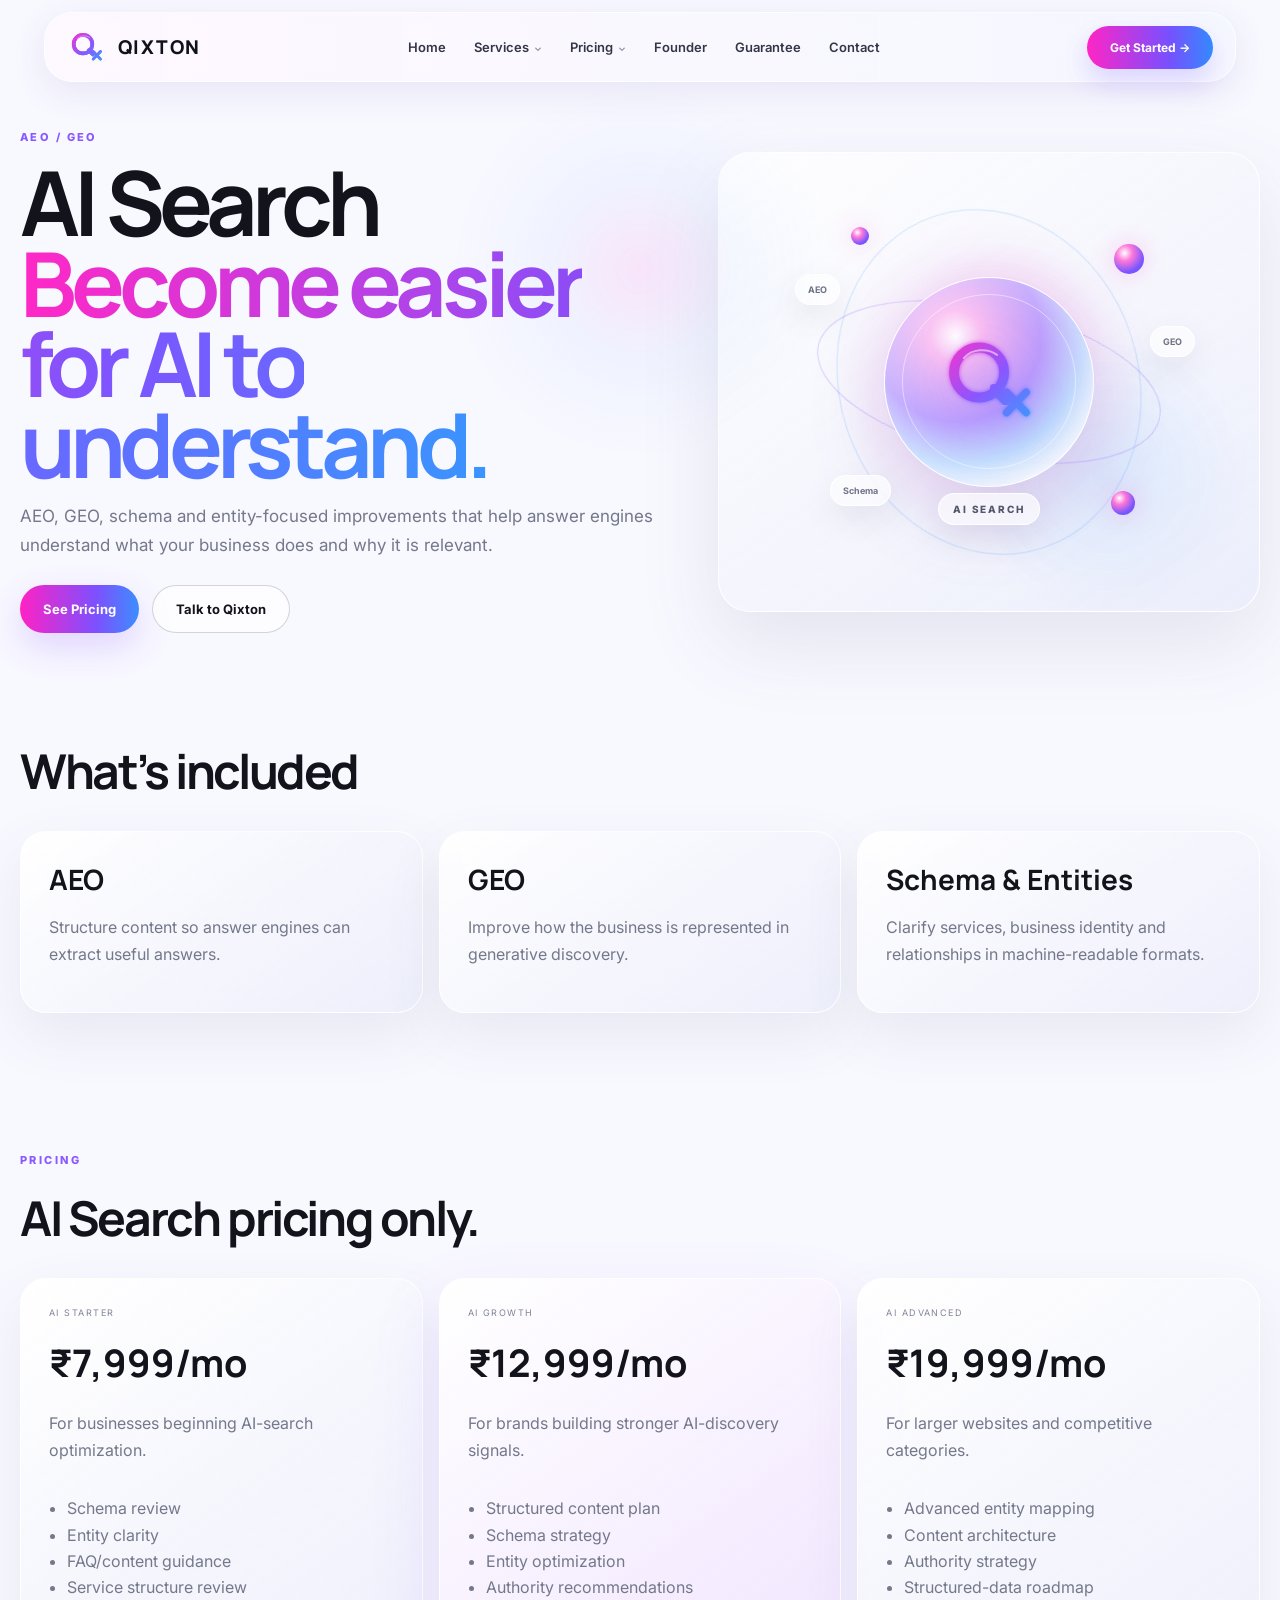
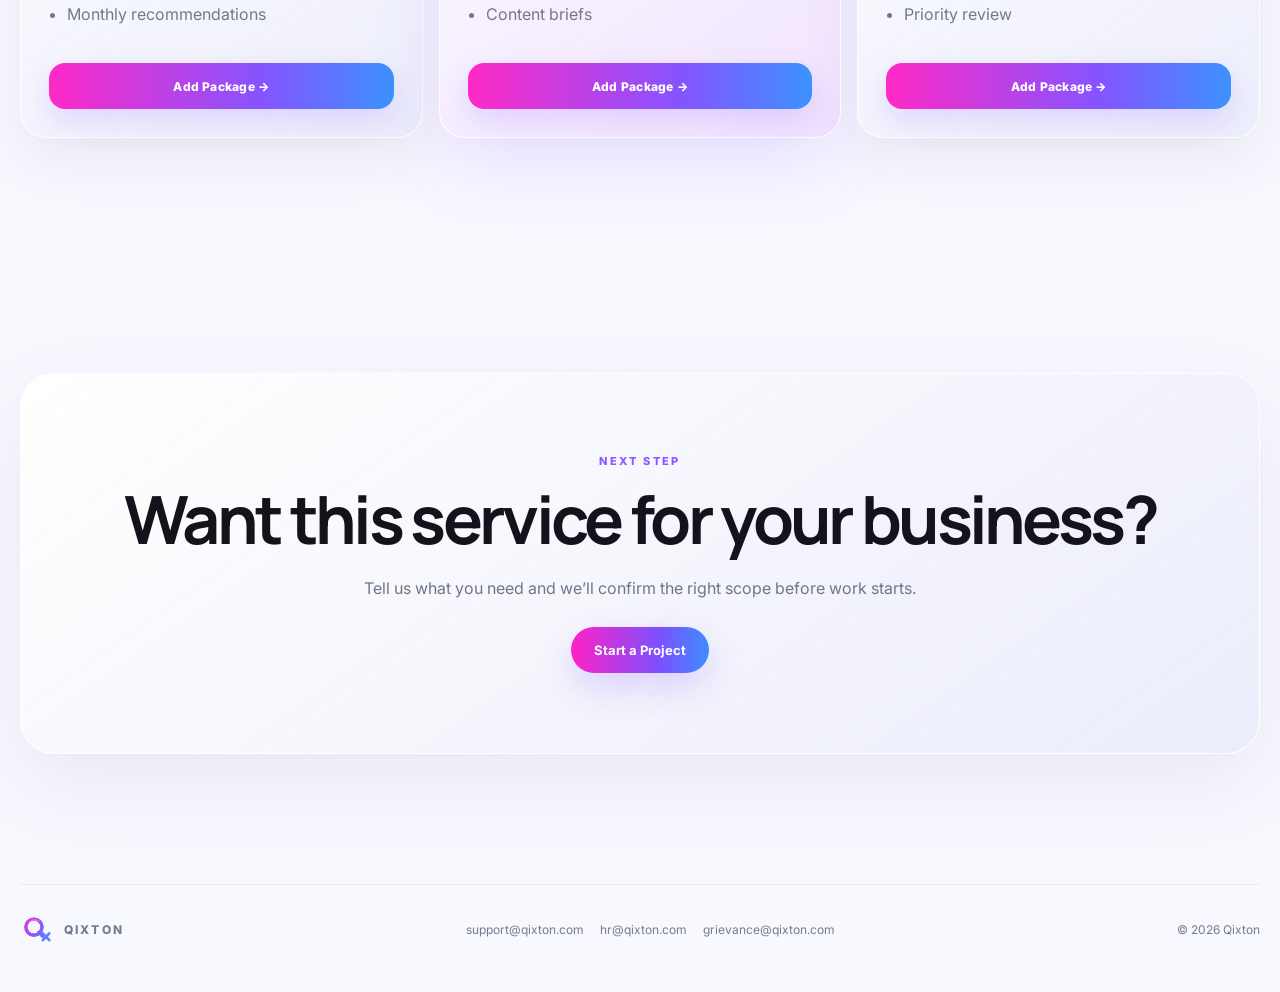
<file: ai-search.html>
<!DOCTYPE html>

<html lang="en">
<head>
<!-- Google tag (gtag.js) -->
<script async src="https://www.googletagmanager.com/gtag/js?id=G-8XPJ436L1E"></script>
<script>
  window.dataLayer = window.dataLayer || [];
  function gtag(){dataLayer.push(arguments);}
  gtag('js', new Date());
  gtag('config', 'G-8XPJ436L1E');
</script>

<meta charset="utf-8"/><meta content="width=device-width,initial-scale=1" name="viewport"/>
<meta content="AEO, GEO, schema and entity-focused improvements that help answer engines understand what your business does and why it is relevant." name="description"/>
<title>AI Search — Qixton</title>
<link href="favicon.svg" rel="icon" type="image/svg+xml"/><link href="apple-touch-icon.png" rel="apple-touch-icon"/><meta content="#f8f7ff" name="theme-color"/>
<link href="https://fonts.googleapis.com" rel="preconnect"/><link crossorigin="" href="https://fonts.gstatic.com" rel="preconnect"/>
<link href="https://fonts.googleapis.com/css2?family=Inter:wght@400;500;600;700;800&amp;family=Manrope:wght@600;700;800&amp;display=swap" rel="stylesheet"/>
<link href="style.css" rel="stylesheet"/>
<link href="experience.css" rel="stylesheet"/>
</head>
<body><div class="cursor-glow"></div>
<header class="site-nav scrolled" id="siteNav">
<div class="shell nav-row-v2">
<a class="nav-brand-v2" href="index.html"><img alt="" src="qx-mark.svg"/><span>QIXTON</span></a>
<button aria-label="Open menu" aria-expanded="false" aria-controls="navMenuV2" class="nav-mobile-btn" id="navMobileBtn">☰</button>
<nav class="nav-menu-v2" id="navMenuV2">
<a href="index.html">Home</a>
<div class="nav-dropdown">
<button class="dropdown-toggle">Services <span>⌄</span></button>
<div class="dropdown-menu">
<a href="web-design.html"><b>Web Design</b><span>Websites &amp; conversion UX</span></a>
<a href="seo.html"><b>SEO</b><span>Organic &amp; local search</span></a>
<a href="social-media.html"><b>Social Media</b><span>Content, reels &amp; community</span></a>
<a href="paid-ads.html"><b>Paid Ads</b><span>Google &amp; Meta campaigns</span></a>
<a href="ai-search.html"><b>AI Search</b><span>AEO, GEO &amp; schema</span></a>
</div>
</div>
<div class="nav-dropdown">
<button class="dropdown-toggle">Pricing <span>⌄</span></button>
<div class="dropdown-menu pricing-drop">
<a href="pricing.html"><b>All Pricing</b><span>Compare Qixton packages</span></a>
<a href="web-design.html#pricing"><b>Website Pricing</b><span>From ₹9,999</span></a>
<a href="seo.html#pricing"><b>SEO Pricing</b><span>From ₹5,999/mo</span></a>
<a href="social-media.html#pricing"><b>Social Pricing</b><span>From ₹6,999/mo</span></a>
<a href="paid-ads.html#pricing"><b>Ads Pricing</b><span>From ₹7,999/mo</span></a>
<a href="ai-search.html#pricing"><b>AI Search Pricing</b><span>From ₹7,999/mo</span></a>
</div>
</div>
<a href="founder.html">Founder</a>
<a href="guarantee.html">Guarantee</a>
<a href="index.html#contact">Contact</a>
</nav>
<div class="nav-actions-v2">

<a class="nav-get-started" href="index.html#contact">Get Started →</a>
</div>
</div>
</header>
<main tabindex="-1" class="shell">
<section class="service-hero">
<div><div class="section-kicker">AEO / GEO</div><h1>AI Search<br/><span>Become easier for AI to understand.</span></h1><p>AEO, GEO, schema and entity-focused improvements that help answer engines understand what your business does and why it is relevant.</p><div class="contact-actions" style="justify-content:flex-start;margin-top:24px"><a class="gradient-btn" href="#pricing">See Pricing</a><a class="outline-btn" href="contact-form.html?service=AI+Search">Talk to Qixton</a></div></div>
<div class="service-hero-visual">
<div class="service-cosmos">
<div class="cosmos-ring cr-a"></div>
<div class="cosmos-ring cr-b"></div>
<div class="cosmos-particle cp1"></div><div class="cosmos-particle cp2"></div><div class="cosmos-particle cp3"></div>
<div class="cosmos-core"><img alt="Qixton" src="qx-mark.svg"/></div>
<div class="cosmos-title">AI SEARCH</div>
<span class="cosmos-chip chip-a">AEO</span>
<span class="cosmos-chip chip-b">GEO</span>
<span class="cosmos-chip chip-c">Schema</span>
</div>
</div>
</section>
<section class="service-page-section"><h2>What’s included</h2><div class="inner-grid-3"><article class="inner-card-light"><h3>AEO</h3><p>Structure content so answer engines can extract useful answers.</p></article><article class="inner-card-light"><h3>GEO</h3><p>Improve how the business is represented in generative discovery.</p></article><article class="inner-card-light"><h3>Schema &amp; Entities</h3><p>Clarify services, business identity and relationships in machine-readable formats.</p></article></div></section>
<section class="service-page-section" id="pricing"><div class="section-kicker">PRICING</div><h2>AI Search pricing only.</h2><div class="service-price-grid"><article class="service-price-card"><small>AI STARTER</small><h3>₹7,999/mo</h3><p>For businesses beginning AI-search optimization.</p><ul><li>Schema review</li><li>Entity clarity</li><li>FAQ/content guidance</li><li>Service structure review</li><li>Monthly recommendations</li></ul><a class="add-package-btn" href="contact-form.html?service=AI+Search&amp;package=AI+STARTER&amp;price=%E2%82%B97%2C999%2Fmo">Add Package →</a></article><article class="service-price-card featured"><small>AI GROWTH</small><h3>₹12,999/mo</h3><p>For brands building stronger AI-discovery signals.</p><ul><li>Structured content plan</li><li>Schema strategy</li><li>Entity optimization</li><li>Authority recommendations</li><li>Content briefs</li></ul><a class="add-package-btn" href="contact-form.html?service=AI+Search&amp;package=AI+GROWTH&amp;price=%E2%82%B912%2C999%2Fmo">Add Package →</a></article><article class="service-price-card"><small>AI ADVANCED</small><h3>₹19,999/mo</h3><p>For larger websites and competitive categories.</p><ul><li>Advanced entity mapping</li><li>Content architecture</li><li>Authority strategy</li><li>Structured-data roadmap</li><li>Priority review</li></ul><a class="add-package-btn" href="contact-form.html?service=AI+Search&amp;package=AI+ADVANCED&amp;price=%E2%82%B919%2C999%2Fmo">Add Package →</a></article></div></section>
<section class="contact-light"><div class="contact-card"><div class="section-kicker">NEXT STEP</div><h2>Want this service for your business?</h2><p>Tell us what you need and we’ll confirm the right scope before work starts.</p><a class="gradient-btn" href="contact-form.html?service=AI+Search">Start a Project</a></div></section>
</main>
<footer class="inner-footer shell"><a class="inner-brand" href="index.html"><img alt="" src="qx-mark.svg"/><span>QIXTON</span></a><div class="footer-emails"><a href="mailto:support@qixton.com">support@qixton.com</a><a href="mailto:hr@qixton.com">hr@qixton.com</a><a href="mailto:grievance@qixton.com">grievance@qixton.com</a></div><span>© <span id="year"></span> Qixton</span></footer>
<script src="script.js"></script></body></html>
</file>
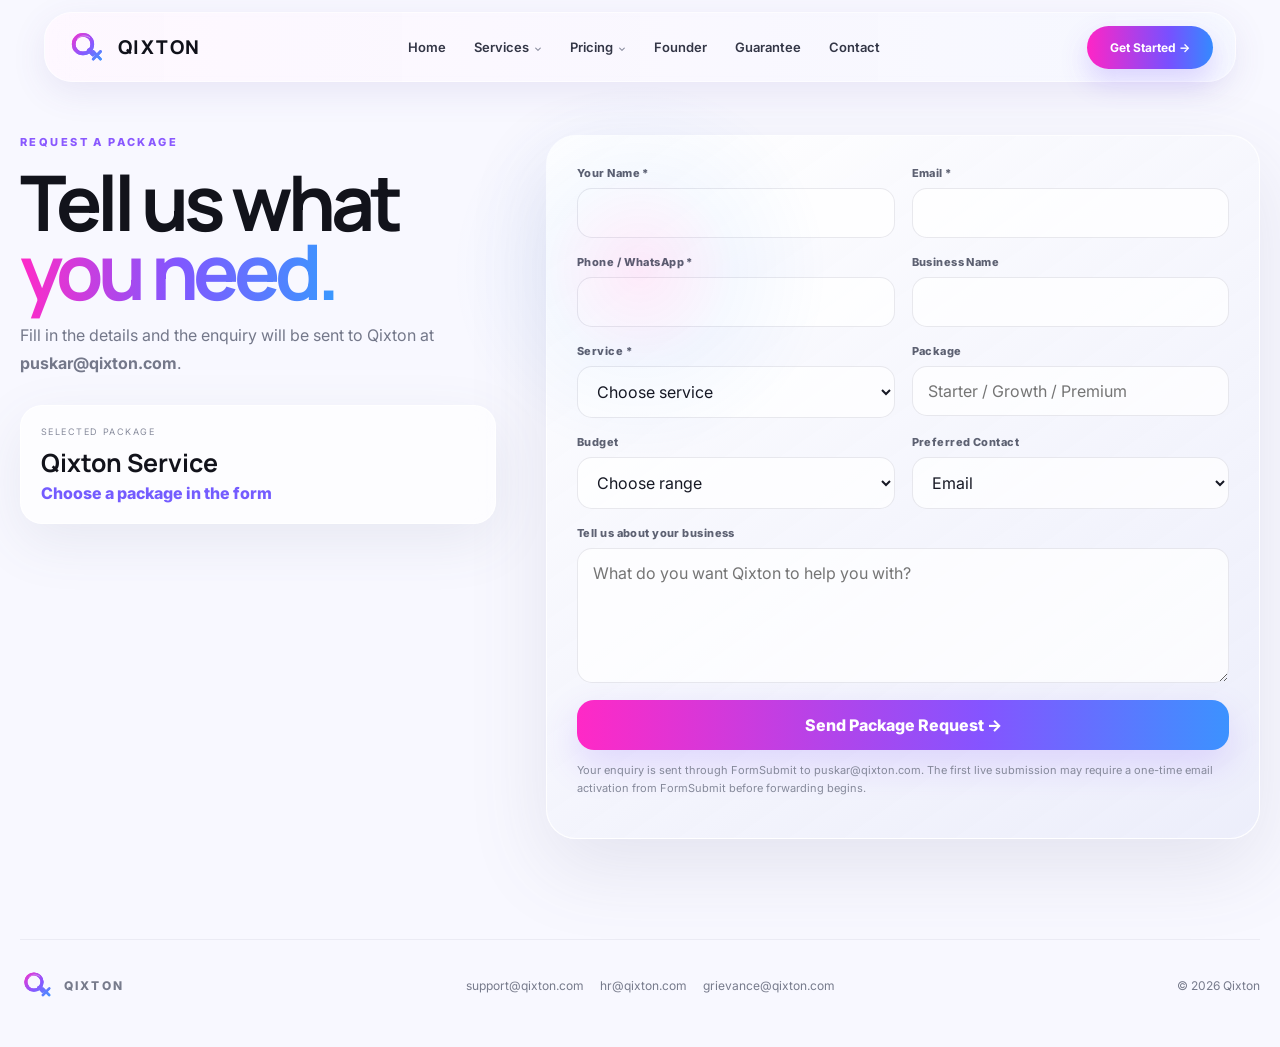
<file: contact-form.html>
<!DOCTYPE html>

<html lang="en">
<head>
<!-- Google tag (gtag.js) -->
<script async src="https://www.googletagmanager.com/gtag/js?id=G-8XPJ436L1E"></script>
<script>
  window.dataLayer = window.dataLayer || [];
  function gtag(){dataLayer.push(arguments);}
  gtag('js', new Date());
  gtag('config', 'G-8XPJ436L1E');
</script>

<meta charset="utf-8"/><meta content="width=device-width,initial-scale=1" name="viewport"/>
<meta content="Contact Qixton and request a digital marketing package." name="description"/><meta content="#f8f7ff" name="theme-color"/>
<title>Request a Package — Qixton</title>
<link href="favicon.svg" rel="icon" type="image/svg+xml"/><link href="apple-touch-icon.png" rel="apple-touch-icon"/>
<link href="https://fonts.googleapis.com" rel="preconnect"/><link crossorigin="" href="https://fonts.gstatic.com" rel="preconnect"/>
<link href="https://fonts.googleapis.com/css2?family=Inter:wght@400;500;600;700;800&amp;family=Manrope:wght@600;700;800&amp;display=swap" rel="stylesheet"/><link href="style.css" rel="stylesheet"/>
<link href="experience.css" rel="stylesheet"/>
</head>
<body><div class="cursor-glow"></div><header class="site-nav scrolled" id="siteNav">
<div class="shell nav-row-v2">
<a class="nav-brand-v2" href="index.html"><img alt="" src="qx-mark.svg"/><span>QIXTON</span></a>
<button aria-label="Open menu" aria-expanded="false" aria-controls="navMenuV2" class="nav-mobile-btn" id="navMobileBtn">☰</button>
<nav class="nav-menu-v2" id="navMenuV2">
<a href="index.html">Home</a>
<div class="nav-dropdown">
<button class="dropdown-toggle">Services <span>⌄</span></button>
<div class="dropdown-menu">
<a href="web-design.html"><b>Web Design</b><span>Websites &amp; conversion UX</span></a>
<a href="seo.html"><b>SEO</b><span>Organic &amp; local search</span></a>
<a href="social-media.html"><b>Social Media</b><span>Content, reels &amp; community</span></a>
<a href="paid-ads.html"><b>Paid Ads</b><span>Google &amp; Meta campaigns</span></a>
<a href="ai-search.html"><b>AI Search</b><span>AEO, GEO &amp; schema</span></a>
</div>
</div>
<div class="nav-dropdown">
<button class="dropdown-toggle">Pricing <span>⌄</span></button>
<div class="dropdown-menu pricing-drop">
<a href="pricing.html"><b>All Pricing</b><span>Compare Qixton packages</span></a>
<a href="web-design.html#pricing"><b>Website Pricing</b><span>From ₹9,999</span></a>
<a href="seo.html#pricing"><b>SEO Pricing</b><span>From ₹5,999/mo</span></a>
<a href="social-media.html#pricing"><b>Social Pricing</b><span>From ₹6,999/mo</span></a>
<a href="paid-ads.html#pricing"><b>Ads Pricing</b><span>From ₹7,999/mo</span></a>
<a href="ai-search.html#pricing"><b>AI Search Pricing</b><span>From ₹7,999/mo</span></a>
</div>
</div>
<a href="founder.html">Founder</a>
<a href="guarantee.html">Guarantee</a>
<a href="index.html#contact">Contact</a>
</nav>
<div class="nav-actions-v2">

<a class="nav-get-started" href="index.html#contact">Get Started →</a>
</div>
</div>
</header>
<main tabindex="-1" class="shell package-form-shell">
<section class="package-form-intro">
<div class="section-kicker">REQUEST A PACKAGE</div>
<h1>Tell us what<br/><span>you need.</span></h1>
<p>Fill in the details and the enquiry will be sent to Qixton at <strong>puskar@qixton.com</strong>.</p>
<div class="selection-summary" id="selectionSummary"><small>SELECTED PACKAGE</small><b id="summaryService">Qixton Service</b><span id="summaryPackage">Choose a package in the form</span></div>
</section>
<section class="package-form-card">
<form action="https://formsubmit.co/puskar@qixton.com" id="packageForm" method="POST">
<input name="_subject" type="hidden" value="New Qixton Package Enquiry"/>
<input name="_template" type="hidden" value="table"/>
<input name="_captcha" type="hidden" value="false"/>
<input name="_next" type="hidden" value="https://qixton.com/thank-you.html"/>
<input id="selectedPrice" name="Selected Price" type="hidden" value=""/>
<div class="form-grid">
<div class="form-field"><label>Your Name *</label><input autocomplete="name" name="Name" required="" type="text"/></div>
<div class="form-field"><label>Email *</label><input autocomplete="email" name="Email" required="" type="email"/></div>
<div class="form-field"><label>Phone / WhatsApp *</label><input autocomplete="tel" name="Phone" required="" type="tel"/></div>
<div class="form-field"><label>Business Name</label><input autocomplete="organization" name="Business" type="text"/></div>
<div class="form-field"><label>Service *</label><select id="serviceSelect" name="Service" required=""><option value="">Choose service</option><option>Web Design</option><option>SEO</option><option>Social Media</option><option>Paid Ads</option><option>AI Search</option><option>Custom Package</option></select></div>
<div class="form-field"><label>Package</label><input id="packageInput" name="Package" placeholder="Starter / Growth / Premium" type="text"/></div>
<div class="form-field"><label>Budget</label><select name="Budget"><option value="">Choose range</option><option>Under ₹10,000</option><option>₹10,000 – ₹20,000</option><option>₹20,000 – ₹35,000</option><option>₹35,000+</option></select></div>
<div class="form-field"><label>Preferred Contact</label><select name="Preferred Contact"><option>Email</option><option>Phone</option><option>WhatsApp</option><option>Google Meet</option></select></div>
<div class="form-field full"><label>Tell us about your business</label><textarea name="Message" placeholder="What do you want Qixton to help you with?"></textarea></div>
<div class="form-field full"><button class="form-submit" type="submit">Send Package Request →</button></div>
</div>
<p class="form-note">Your enquiry is sent through FormSubmit to puskar@qixton.com. The first live submission may require a one-time email activation from FormSubmit before forwarding begins.</p>
</form>
</section>
</main>
<footer class="inner-footer shell"><a class="inner-brand" href="index.html"><img alt="" src="qx-mark.svg"/><span>QIXTON</span></a><div class="footer-emails"><a href="mailto:support@qixton.com">support@qixton.com</a><a href="mailto:hr@qixton.com">hr@qixton.com</a><a href="mailto:grievance@qixton.com">grievance@qixton.com</a></div><span>© <span id="year"></span> Qixton</span></footer><script src="script.js"></script></body></html>
</file>
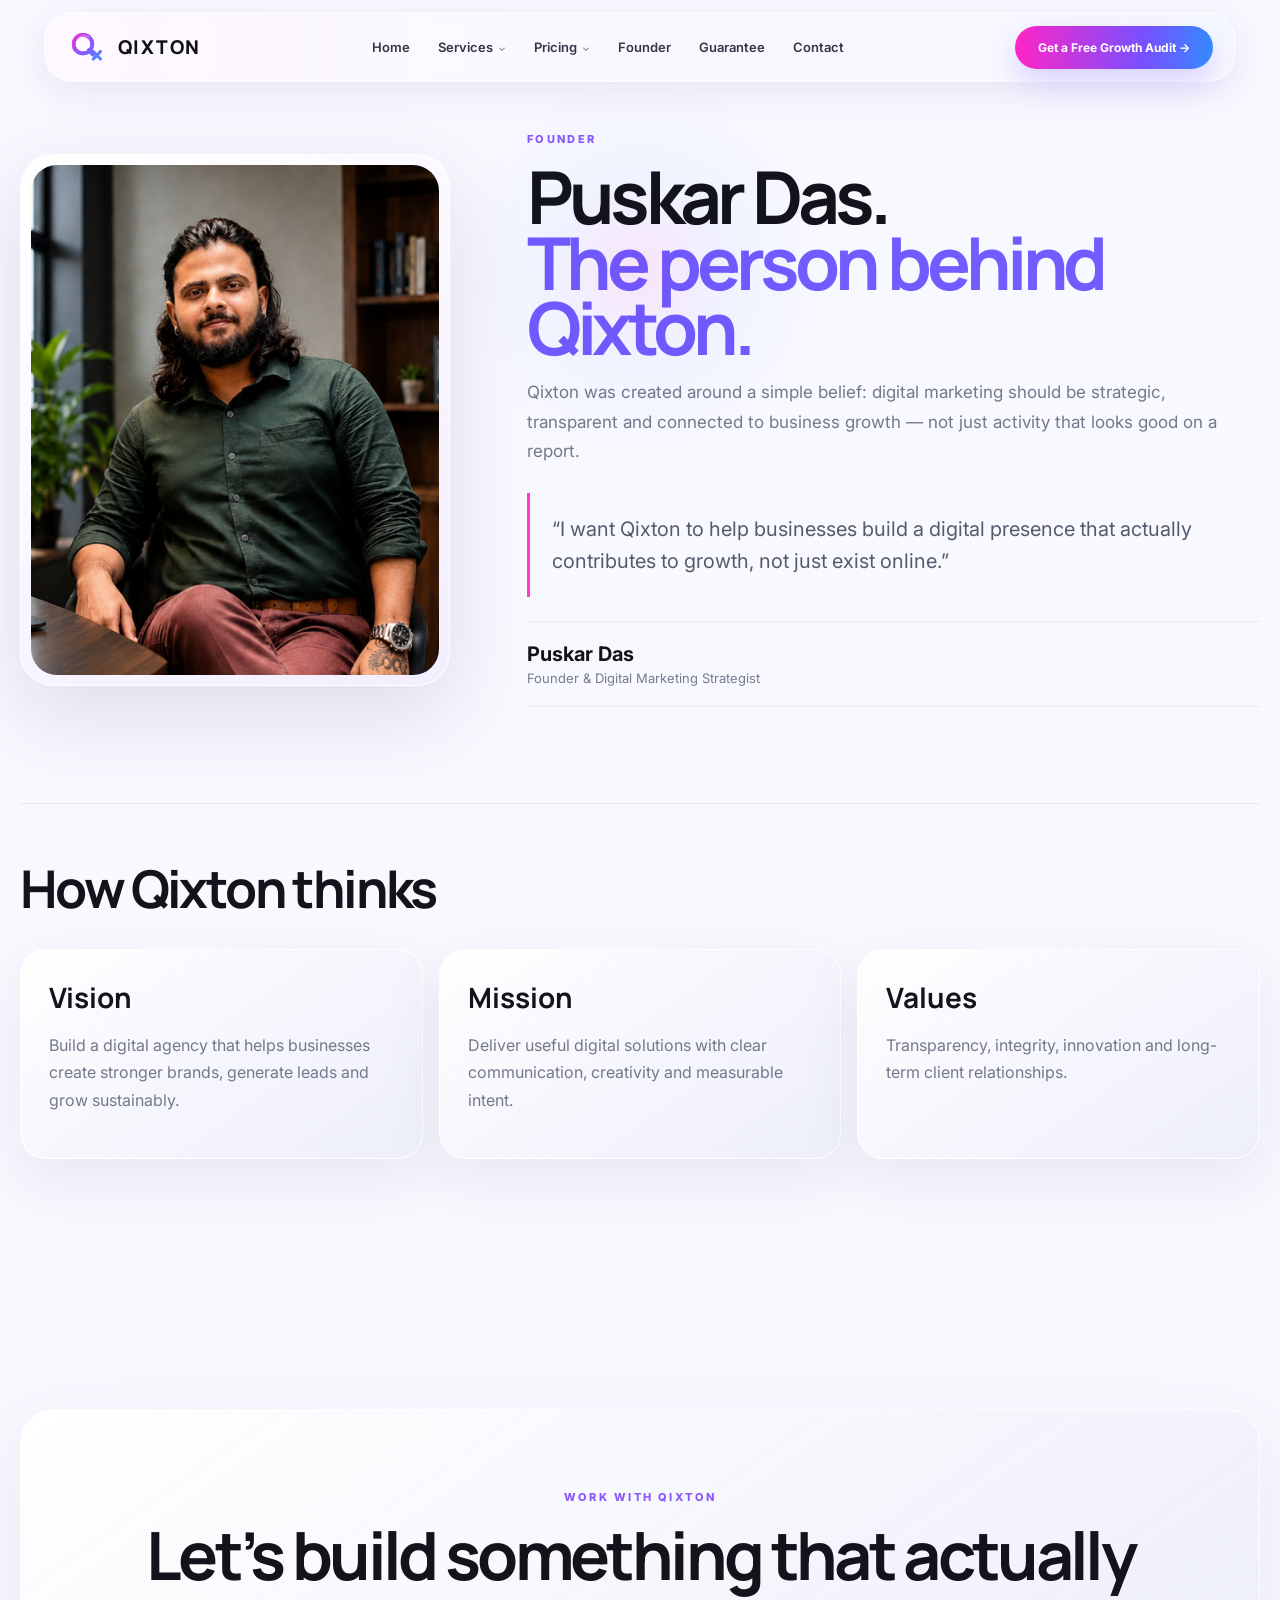
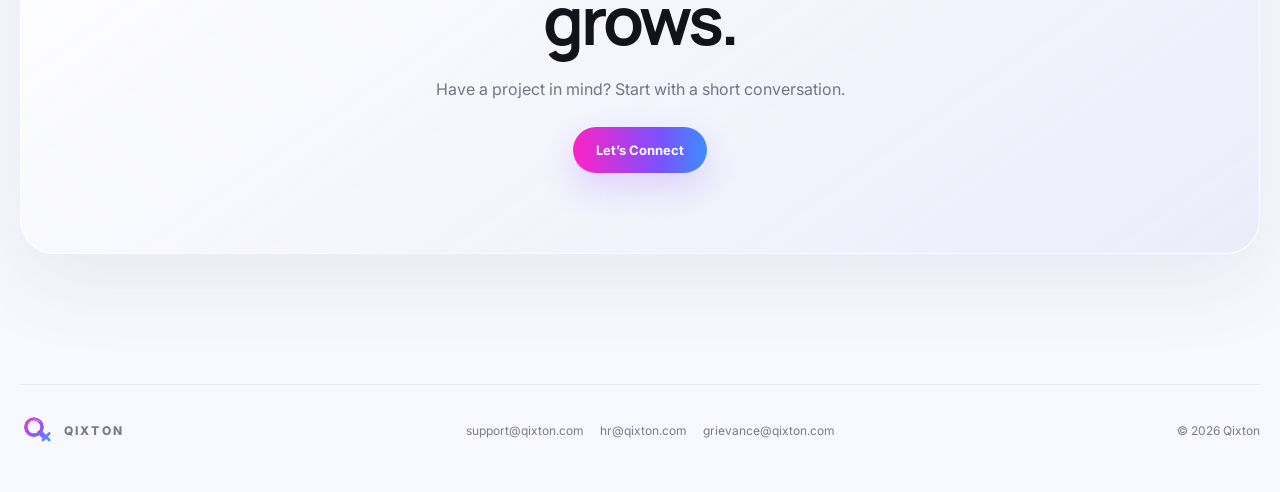
<file: founder.html>
<!DOCTYPE html>
<html lang="en"><head>
<!-- Google tag (gtag.js) -->
<script async src="https://www.googletagmanager.com/gtag/js?id=G-8XPJ436L1E"></script>
<script>
  window.dataLayer = window.dataLayer || [];
  function gtag(){dataLayer.push(arguments);}
  gtag('js', new Date());
  gtag('config', 'G-8XPJ436L1E');
</script>

<meta charset="utf-8"/><meta content="width=device-width,initial-scale=1" name="viewport"/><meta content="Meet Puskar Das, founder of Qixton." name="description"/><meta content="#f8f7ff" name="theme-color"/>
<title>Puskar Das — Founder of Qixton</title><link href="favicon.svg" rel="icon" type="image/svg+xml"/><link href="apple-touch-icon.png" rel="apple-touch-icon"/>
<link href="https://fonts.googleapis.com" rel="preconnect"/><link crossorigin="" href="https://fonts.gstatic.com" rel="preconnect"/>
<link href="https://fonts.googleapis.com/css2?family=Inter:wght@400;500;600;700;800&amp;family=Manrope:wght@600;700;800&amp;display=swap" rel="stylesheet"/><link href="style.css" rel="stylesheet"/><link href="experience.css" rel="stylesheet"/>
</head>
<body><div class="cursor-glow"></div>
<header class="site-nav scrolled" id="siteNav">
<div class="shell nav-row-v2">
<a class="nav-brand-v2" href="index.html"><img alt="" src="qx-mark.svg"/><span>QIXTON</span></a>
<button aria-label="Open menu" aria-expanded="false" aria-controls="navMenuV2" class="nav-mobile-btn" id="navMobileBtn">☰</button>
<nav class="nav-menu-v2" id="navMenuV2">
<a href="index.html">Home</a>
<div class="nav-dropdown">
<button class="dropdown-toggle">Services <span>⌄</span></button>
<div class="dropdown-menu">
<a href="web-design.html"><b>Web Design</b><span>Websites &amp; conversion UX</span></a>
<a href="seo.html"><b>SEO</b><span>Organic &amp; local search</span></a>
<a href="social-media.html"><b>Social Media</b><span>Content, reels &amp; community</span></a>
<a href="paid-ads.html"><b>Paid Ads</b><span>Google &amp; Meta campaigns</span></a>
<a href="ai-search.html"><b>AI Search</b><span>AEO, GEO &amp; schema</span></a>
</div>
</div>
<div class="nav-dropdown">
<button class="dropdown-toggle">Pricing <span>⌄</span></button>
<div class="dropdown-menu pricing-drop">
<a href="pricing.html"><b>All Pricing</b><span>Compare Qixton packages</span></a>
<a href="web-design.html#pricing"><b>Website Pricing</b><span>From ₹9,999</span></a>
<a href="seo.html#pricing"><b>SEO Pricing</b><span>From ₹5,999/mo</span></a>
<a href="social-media.html#pricing"><b>Social Pricing</b><span>From ₹6,999/mo</span></a>
<a href="paid-ads.html#pricing"><b>Ads Pricing</b><span>From ₹5,999/mo</span></a>
<a href="ai-search.html#pricing"><b>AI Search Pricing</b><span>From ₹5,999/mo</span></a>
</div>
</div>
<a href="founder.html">Founder</a>
<a href="guarantee.html">Guarantee</a>
<a href="index.html#contact">Contact</a>
</nav>
<div class="nav-actions-v2">

<a class="nav-get-started" href="index.html#contact">Get a Free Growth Audit →</a>
</div>
</div>
</header>
<main tabindex="-1">
<section class="founder-hero-light shell"><div><img alt="Puskar Das, Founder of Qixton" src="founder-puskar.jpg"/></div><div><div class="section-kicker">FOUNDER</div><h1>Puskar Das.<br/><span>The person behind Qixton.</span></h1><p>Qixton was created around a simple belief: digital marketing should be strategic, transparent and connected to business growth — not just activity that looks good on a report.</p><div class="quote-light">“I want Qixton to help businesses build a digital presence that actually contributes to growth, not just exist online.”</div><div class="founder-sign"><b>Puskar Das</b><span>Founder &amp; Digital Marketing Strategist</span></div></div></section>
<section class="inner-section-light shell"><h2>How Qixton thinks</h2><div class="inner-grid-3"><article class="inner-card-light"><h3>Vision</h3><p>Build a digital agency that helps businesses create stronger brands, generate leads and grow sustainably.</p></article><article class="inner-card-light"><h3>Mission</h3><p>Deliver useful digital solutions with clear communication, creativity and measurable intent.</p></article><article class="inner-card-light"><h3>Values</h3><p>Transparency, integrity, innovation and long-term client relationships.</p></article></div></section>
<section class="contact-light shell"><div class="contact-card"><div class="section-kicker">WORK WITH QIXTON</div><h2>Let’s build something that actually grows.</h2><p>Have a project in mind? Start with a short conversation.</p><a class="gradient-btn" href="contact-form.html?service=Custom+Package">Let’s Connect</a></div></section>
</main><footer class="inner-footer shell"><a class="inner-brand" href="index.html"><img alt="" src="qx-mark.svg"/><span>QIXTON</span></a><div class="footer-emails"><a href="mailto:support@qixton.com">support@qixton.com</a><a href="mailto:hr@qixton.com">hr@qixton.com</a><a href="mailto:grievance@qixton.com">grievance@qixton.com</a></div><span>© <span id="year"></span> Qixton</span></footer><script src="script.js"></script></body></html>
</file>
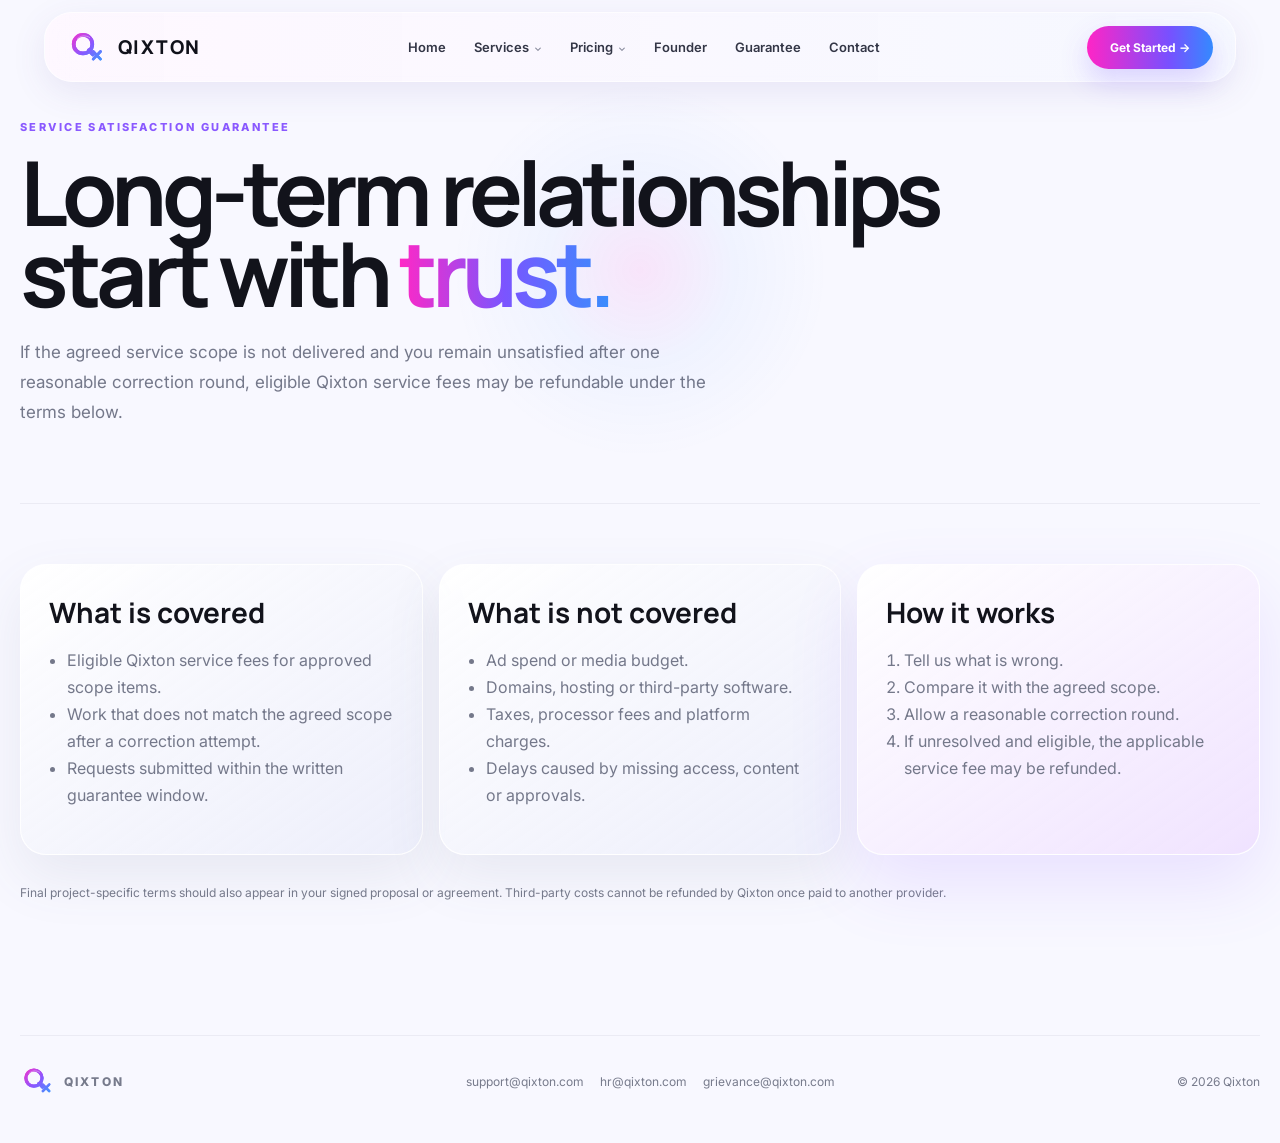
<file: guarantee.html>
<!DOCTYPE html>
<html lang="en"><head>
<!-- Google tag (gtag.js) -->
<script async src="https://www.googletagmanager.com/gtag/js?id=G-8XPJ436L1E"></script>
<script>
  window.dataLayer = window.dataLayer || [];
  function gtag(){dataLayer.push(arguments);}
  gtag('js', new Date());
  gtag('config', 'G-8XPJ436L1E');
</script>

<meta charset="utf-8"/><meta content="width=device-width,initial-scale=1" name="viewport"/><meta content="#f8f7ff" name="theme-color"/>
<title>Qixton Service Satisfaction Guarantee</title><link href="favicon.svg" rel="icon" type="image/svg+xml"/><link href="apple-touch-icon.png" rel="apple-touch-icon"/>
<link href="https://fonts.googleapis.com" rel="preconnect"/><link crossorigin="" href="https://fonts.gstatic.com" rel="preconnect"/>
<link href="https://fonts.googleapis.com/css2?family=Inter:wght@400;500;600;700;800&amp;family=Manrope:wght@600;700;800&amp;display=swap" rel="stylesheet"/><link href="style.css" rel="stylesheet"/><link href="experience.css" rel="stylesheet"/>
</head>
<body><div class="cursor-glow"></div>
<header class="site-nav scrolled" id="siteNav">
<div class="shell nav-row-v2">
<a class="nav-brand-v2" href="index.html"><img alt="" src="qx-mark.svg"/><span>QIXTON</span></a>
<button aria-label="Open menu" aria-expanded="false" aria-controls="navMenuV2" class="nav-mobile-btn" id="navMobileBtn">☰</button>
<nav class="nav-menu-v2" id="navMenuV2">
<a href="index.html">Home</a>
<div class="nav-dropdown">
<button class="dropdown-toggle">Services <span>⌄</span></button>
<div class="dropdown-menu">
<a href="web-design.html"><b>Web Design</b><span>Websites &amp; conversion UX</span></a>
<a href="seo.html"><b>SEO</b><span>Organic &amp; local search</span></a>
<a href="social-media.html"><b>Social Media</b><span>Content, reels &amp; community</span></a>
<a href="paid-ads.html"><b>Paid Ads</b><span>Google &amp; Meta campaigns</span></a>
<a href="ai-search.html"><b>AI Search</b><span>AEO, GEO &amp; schema</span></a>
</div>
</div>
<div class="nav-dropdown">
<button class="dropdown-toggle">Pricing <span>⌄</span></button>
<div class="dropdown-menu pricing-drop">
<a href="pricing.html"><b>All Pricing</b><span>Compare Qixton packages</span></a>
<a href="web-design.html#pricing"><b>Website Pricing</b><span>From ₹9,999</span></a>
<a href="seo.html#pricing"><b>SEO Pricing</b><span>From ₹5,999/mo</span></a>
<a href="social-media.html#pricing"><b>Social Pricing</b><span>From ₹6,999/mo</span></a>
<a href="paid-ads.html#pricing"><b>Ads Pricing</b><span>From ₹5,999/mo</span></a>
<a href="ai-search.html#pricing"><b>AI Search Pricing</b><span>From ₹5,999/mo</span></a>
</div>
</div>
<a href="founder.html">Founder</a>
<a href="guarantee.html">Guarantee</a>
<a href="index.html#contact">Contact</a>
</nav>
<div class="nav-actions-v2">

<a class="nav-get-started" href="index.html#contact">Get Started →</a>
</div>
</div>
</header>
<main tabindex="-1" class="shell"><section class="inner-hero-light"><div class="section-kicker">SERVICE SATISFACTION GUARANTEE</div><h1>Long-term relationships start with <span>trust.</span></h1><p>If the agreed service scope is not delivered and you remain unsatisfied after one reasonable correction round, eligible Qixton service fees may be refundable under the terms below.</p></section>
<section class="inner-section-light"><div class="inner-grid-3"><article class="inner-card-light"><h3>What is covered</h3><ul><li>Eligible Qixton service fees for approved scope items.</li><li>Work that does not match the agreed scope after a correction attempt.</li><li>Requests submitted within the written guarantee window.</li></ul></article><article class="inner-card-light"><h3>What is not covered</h3><ul><li>Ad spend or media budget.</li><li>Domains, hosting or third-party software.</li><li>Taxes, processor fees and platform charges.</li><li>Delays caused by missing access, content or approvals.</li></ul></article><article class="inner-card-light featured"><h3>How it works</h3><ol style="color:#74788a;line-height:1.8;padding-left:18px"><li>Tell us what is wrong.</li><li>Compare it with the agreed scope.</li><li>Allow a reasonable correction round.</li><li>If unresolved and eligible, the applicable service fee may be refunded.</li></ol></article></div><p style="color:#777b8c;font-size:12px;line-height:1.7;margin-top:28px">Final project-specific terms should also appear in your signed proposal or agreement. Third-party costs cannot be refunded by Qixton once paid to another provider.</p></section></main>
<footer class="inner-footer shell"><a class="inner-brand" href="index.html"><img alt="" src="qx-mark.svg"/><span>QIXTON</span></a><div class="footer-emails"><a href="mailto:support@qixton.com">support@qixton.com</a><a href="mailto:hr@qixton.com">hr@qixton.com</a><a href="mailto:grievance@qixton.com">grievance@qixton.com</a></div><span>© <span id="year"></span> Qixton</span></footer><script src="script.js"></script></body></html>
</file>
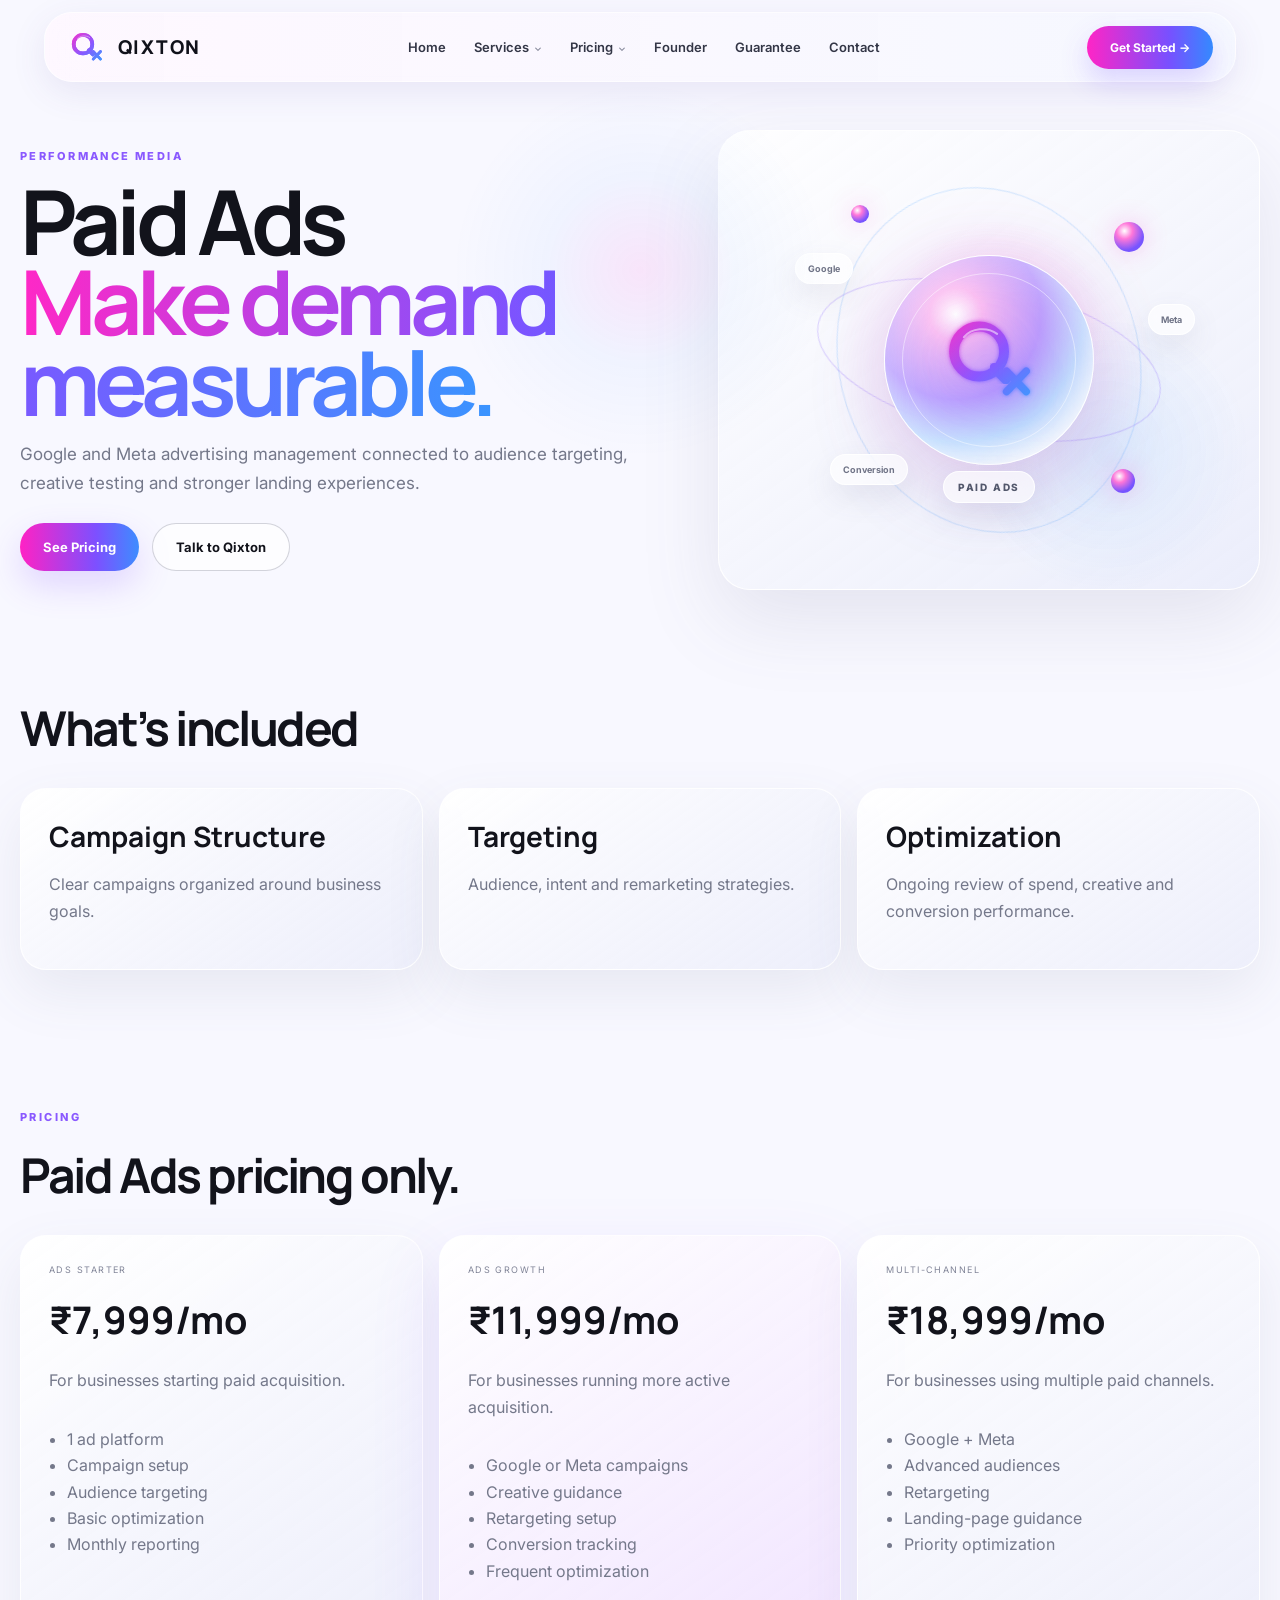
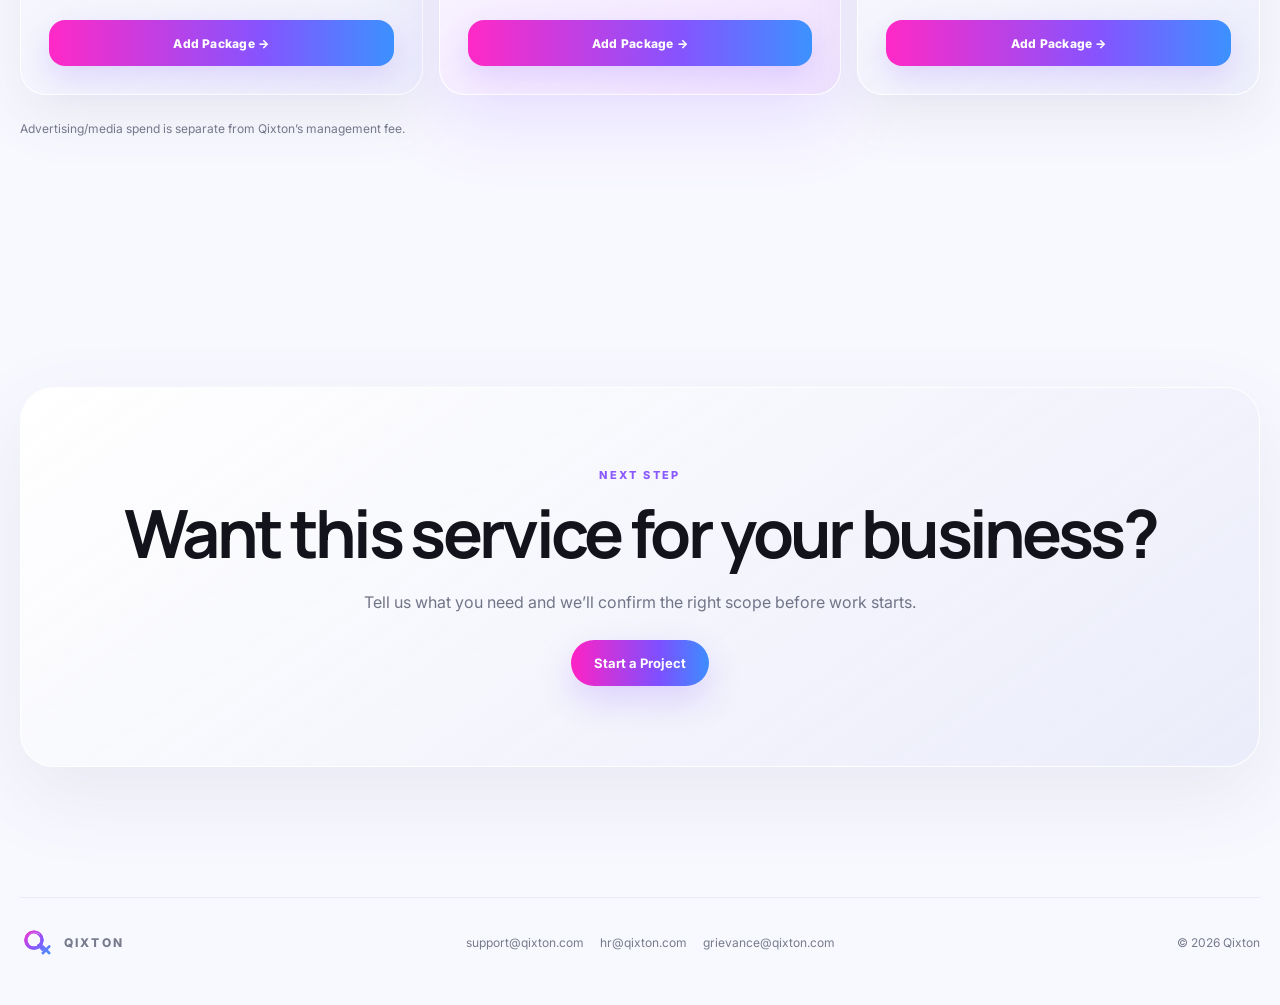
<file: paid-ads.html>
<!DOCTYPE html>

<html lang="en">
<head>
<!-- Google tag (gtag.js) -->
<script async src="https://www.googletagmanager.com/gtag/js?id=G-8XPJ436L1E"></script>
<script>
  window.dataLayer = window.dataLayer || [];
  function gtag(){dataLayer.push(arguments);}
  gtag('js', new Date());
  gtag('config', 'G-8XPJ436L1E');
</script>

<meta charset="utf-8"/><meta content="width=device-width,initial-scale=1" name="viewport"/>
<meta content="Google and Meta advertising management connected to audience targeting, creative testing and stronger landing experiences." name="description"/>
<title>Paid Ads — Qixton</title>
<link href="favicon.svg" rel="icon" type="image/svg+xml"/><link href="apple-touch-icon.png" rel="apple-touch-icon"/><meta content="#f8f7ff" name="theme-color"/>
<link href="https://fonts.googleapis.com" rel="preconnect"/><link crossorigin="" href="https://fonts.gstatic.com" rel="preconnect"/>
<link href="https://fonts.googleapis.com/css2?family=Inter:wght@400;500;600;700;800&amp;family=Manrope:wght@600;700;800&amp;display=swap" rel="stylesheet"/>
<link href="style.css" rel="stylesheet"/>
<link href="experience.css" rel="stylesheet"/>
</head>
<body><div class="cursor-glow"></div>
<header class="site-nav scrolled" id="siteNav">
<div class="shell nav-row-v2">
<a class="nav-brand-v2" href="index.html"><img alt="" src="qx-mark.svg"/><span>QIXTON</span></a>
<button aria-label="Open menu" aria-expanded="false" aria-controls="navMenuV2" class="nav-mobile-btn" id="navMobileBtn">☰</button>
<nav class="nav-menu-v2" id="navMenuV2">
<a href="index.html">Home</a>
<div class="nav-dropdown">
<button class="dropdown-toggle">Services <span>⌄</span></button>
<div class="dropdown-menu">
<a href="web-design.html"><b>Web Design</b><span>Websites &amp; conversion UX</span></a>
<a href="seo.html"><b>SEO</b><span>Organic &amp; local search</span></a>
<a href="social-media.html"><b>Social Media</b><span>Content, reels &amp; community</span></a>
<a href="paid-ads.html"><b>Paid Ads</b><span>Google &amp; Meta campaigns</span></a>
<a href="ai-search.html"><b>AI Search</b><span>AEO, GEO &amp; schema</span></a>
</div>
</div>
<div class="nav-dropdown">
<button class="dropdown-toggle">Pricing <span>⌄</span></button>
<div class="dropdown-menu pricing-drop">
<a href="pricing.html"><b>All Pricing</b><span>Compare Qixton packages</span></a>
<a href="web-design.html#pricing"><b>Website Pricing</b><span>From ₹9,999</span></a>
<a href="seo.html#pricing"><b>SEO Pricing</b><span>From ₹5,999/mo</span></a>
<a href="social-media.html#pricing"><b>Social Pricing</b><span>From ₹6,999/mo</span></a>
<a href="paid-ads.html#pricing"><b>Ads Pricing</b><span>From ₹7,999/mo</span></a>
<a href="ai-search.html#pricing"><b>AI Search Pricing</b><span>From ₹7,999/mo</span></a>
</div>
</div>
<a href="founder.html">Founder</a>
<a href="guarantee.html">Guarantee</a>
<a href="index.html#contact">Contact</a>
</nav>
<div class="nav-actions-v2">

<a class="nav-get-started" href="index.html#contact">Get Started →</a>
</div>
</div>
</header>
<main tabindex="-1" class="shell">
<section class="service-hero">
<div><div class="section-kicker">PERFORMANCE MEDIA</div><h1>Paid Ads<br/><span>Make demand measurable.</span></h1><p>Google and Meta advertising management connected to audience targeting, creative testing and stronger landing experiences.</p><div class="contact-actions" style="justify-content:flex-start;margin-top:24px"><a class="gradient-btn" href="#pricing">See Pricing</a><a class="outline-btn" href="contact-form.html?service=Paid+Ads">Talk to Qixton</a></div></div>
<div class="service-hero-visual">
<div class="service-cosmos">
<div class="cosmos-ring cr-a"></div>
<div class="cosmos-ring cr-b"></div>
<div class="cosmos-particle cp1"></div><div class="cosmos-particle cp2"></div><div class="cosmos-particle cp3"></div>
<div class="cosmos-core"><img alt="Qixton" src="qx-mark.svg"/></div>
<div class="cosmos-title">PAID ADS</div>
<span class="cosmos-chip chip-a">Google</span>
<span class="cosmos-chip chip-b">Meta</span>
<span class="cosmos-chip chip-c">Conversion</span>
</div>
</div>
</section>
<section class="service-page-section"><h2>What’s included</h2><div class="inner-grid-3"><article class="inner-card-light"><h3>Campaign Structure</h3><p>Clear campaigns organized around business goals.</p></article><article class="inner-card-light"><h3>Targeting</h3><p>Audience, intent and remarketing strategies.</p></article><article class="inner-card-light"><h3>Optimization</h3><p>Ongoing review of spend, creative and conversion performance.</p></article></div></section>
<section class="service-page-section" id="pricing"><div class="section-kicker">PRICING</div><h2>Paid Ads pricing only.</h2><div class="service-price-grid"><article class="service-price-card"><small>ADS STARTER</small><h3>₹7,999/mo</h3><p>For businesses starting paid acquisition.</p><ul><li>1 ad platform</li><li>Campaign setup</li><li>Audience targeting</li><li>Basic optimization</li><li>Monthly reporting</li></ul><a class="add-package-btn" href="contact-form.html?service=Paid+Ads&amp;package=ADS+STARTER&amp;price=%E2%82%B97%2C999%2Fmo">Add Package →</a></article><article class="service-price-card featured"><small>ADS GROWTH</small><h3>₹11,999/mo</h3><p>For businesses running more active acquisition.</p><ul><li>Google or Meta campaigns</li><li>Creative guidance</li><li>Retargeting setup</li><li>Conversion tracking</li><li>Frequent optimization</li></ul><a class="add-package-btn" href="contact-form.html?service=Paid+Ads&amp;package=ADS+GROWTH&amp;price=%E2%82%B911%2C999%2Fmo">Add Package →</a></article><article class="service-price-card"><small>MULTI-CHANNEL</small><h3>₹18,999/mo</h3><p>For businesses using multiple paid channels.</p><ul><li>Google + Meta</li><li>Advanced audiences</li><li>Retargeting</li><li>Landing-page guidance</li><li>Priority optimization</li></ul><a class="add-package-btn" href="contact-form.html?service=Paid+Ads&amp;package=MULTI-CHANNEL&amp;price=%E2%82%B918%2C999%2Fmo">Add Package →</a></article></div><p class="service-note">Advertising/media spend is separate from Qixton’s management fee.</p></section>
<section class="contact-light"><div class="contact-card"><div class="section-kicker">NEXT STEP</div><h2>Want this service for your business?</h2><p>Tell us what you need and we’ll confirm the right scope before work starts.</p><a class="gradient-btn" href="contact-form.html?service=Paid+Ads">Start a Project</a></div></section>
</main>
<footer class="inner-footer shell"><a class="inner-brand" href="index.html"><img alt="" src="qx-mark.svg"/><span>QIXTON</span></a><div class="footer-emails"><a href="mailto:support@qixton.com">support@qixton.com</a><a href="mailto:hr@qixton.com">hr@qixton.com</a><a href="mailto:grievance@qixton.com">grievance@qixton.com</a></div><span>© <span id="year"></span> Qixton</span></footer>
<script src="script.js"></script></body></html>
</file>
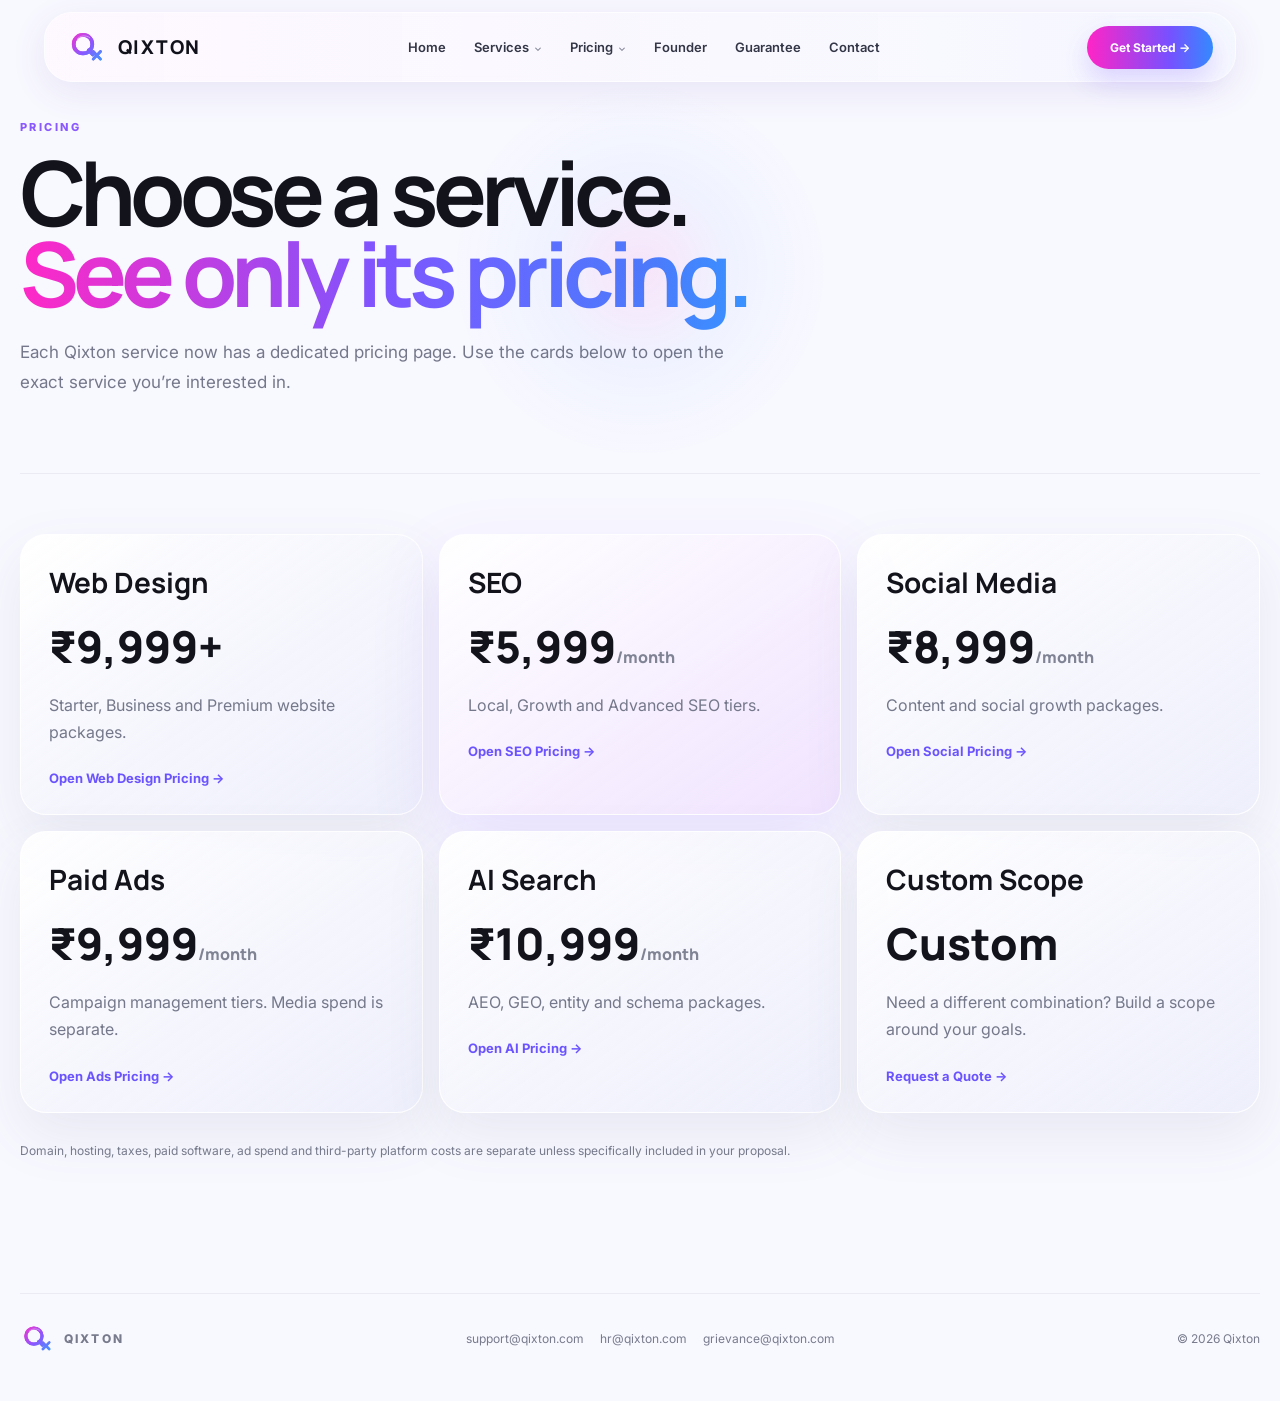
<file: pricing.html>
<!DOCTYPE html>
<html lang="en"><head>
<!-- Google tag (gtag.js) -->
<script async src="https://www.googletagmanager.com/gtag/js?id=G-8XPJ436L1E"></script>
<script>
  window.dataLayer = window.dataLayer || [];
  function gtag(){dataLayer.push(arguments);}
  gtag('js', new Date());
  gtag('config', 'G-8XPJ436L1E');
</script>

<meta charset="utf-8"/><meta content="width=device-width,initial-scale=1" name="viewport"/><meta content="#f8f7ff" name="theme-color"/>
<title>Qixton Pricing</title><link href="favicon.svg" rel="icon" type="image/svg+xml"/><link href="apple-touch-icon.png" rel="apple-touch-icon"/>
<link href="https://fonts.googleapis.com" rel="preconnect"/><link crossorigin="" href="https://fonts.gstatic.com" rel="preconnect"/>
<link href="https://fonts.googleapis.com/css2?family=Inter:wght@400;500;600;700;800&amp;family=Manrope:wght@600;700;800&amp;display=swap" rel="stylesheet"/><link href="style.css" rel="stylesheet"/><link href="experience.css" rel="stylesheet"/>
</head>
<body><div class="cursor-glow"></div>
<header class="site-nav scrolled" id="siteNav">
<div class="shell nav-row-v2">
<a class="nav-brand-v2" href="index.html"><img alt="" src="qx-mark.svg"/><span>QIXTON</span></a>
<button aria-label="Open menu" aria-expanded="false" aria-controls="navMenuV2" class="nav-mobile-btn" id="navMobileBtn">☰</button>
<nav class="nav-menu-v2" id="navMenuV2">
<a href="index.html">Home</a>
<div class="nav-dropdown">
<button class="dropdown-toggle">Services <span>⌄</span></button>
<div class="dropdown-menu">
<a href="web-design.html"><b>Web Design</b><span>Websites &amp; conversion UX</span></a>
<a href="seo.html"><b>SEO</b><span>Organic &amp; local search</span></a>
<a href="social-media.html"><b>Social Media</b><span>Content, reels &amp; community</span></a>
<a href="paid-ads.html"><b>Paid Ads</b><span>Google &amp; Meta campaigns</span></a>
<a href="ai-search.html"><b>AI Search</b><span>AEO, GEO &amp; schema</span></a>
</div>
</div>
<div class="nav-dropdown">
<button class="dropdown-toggle">Pricing <span>⌄</span></button>
<div class="dropdown-menu pricing-drop">
<a href="pricing.html"><b>All Pricing</b><span>Compare Qixton packages</span></a>
<a href="web-design.html#pricing"><b>Website Pricing</b><span>From ₹9,999</span></a>
<a href="seo.html#pricing"><b>SEO Pricing</b><span>From ₹5,999/mo</span></a>
<a href="social-media.html#pricing"><b>Social Pricing</b><span>From ₹6,999/mo</span></a>
<a href="paid-ads.html#pricing"><b>Ads Pricing</b><span>From ₹5,999/mo</span></a>
<a href="ai-search.html#pricing"><b>AI Search Pricing</b><span>From ₹5,999/mo</span></a>
</div>
</div>
<a href="founder.html">Founder</a>
<a href="guarantee.html">Guarantee</a>
<a href="index.html#contact">Contact</a>
</nav>
<div class="nav-actions-v2">

<a class="nav-get-started" href="index.html#contact">Get Started →</a>
</div>
</div>
</header>
<main tabindex="-1" class="shell">
<section class="inner-hero-light"><div class="section-kicker">PRICING</div><h1>Choose a service.<br/><span>See only its pricing.</span></h1><p>Each Qixton service now has a dedicated pricing page. Use the cards below to open the exact service you’re interested in.</p></section>
<section class="inner-section-light">
<div class="inner-grid-3">
<a class="inner-card-light" href="web-design.html#pricing"><h3>Web Design</h3><div class="inner-price">₹9,999+</div><p>Starter, Business and Premium website packages.</p><span class="page-link left">Open Web Design Pricing →</span></a>
<a class="inner-card-light featured" href="seo.html#pricing"><h3>SEO</h3><div class="inner-price">₹5,999<span>/month</span></div><p>Local, Growth and Advanced SEO tiers.</p><span class="page-link left">Open SEO Pricing →</span></a>
<a class="inner-card-light" href="social-media.html#pricing"><h3>Social Media</h3><div class="inner-price">₹8,999<span>/month</span></div><p>Content and social growth packages.</p><span class="page-link left">Open Social Pricing →</span></a>
<a class="inner-card-light" href="paid-ads.html#pricing"><h3>Paid Ads</h3><div class="inner-price">₹9,999<span>/month</span></div><p>Campaign management tiers. Media spend is separate.</p><span class="page-link left">Open Ads Pricing →</span></a>
<a class="inner-card-light" href="ai-search.html#pricing"><h3>AI Search</h3><div class="inner-price">₹10,999<span>/month</span></div><p>AEO, GEO, entity and schema packages.</p><span class="page-link left">Open AI Pricing →</span></a>
<a class="inner-card-light" href="mailto:puskar@qixton.com?subject=Custom%20Qixton%20Package"><h3>Custom Scope</h3><div class="inner-price">Custom</div><p>Need a different combination? Build a scope around your goals.</p><span class="page-link left">Request a Quote →</span></a>
</div>
<p style="color:#777b8c;font-size:12px;line-height:1.7;margin-top:28px">Domain, hosting, taxes, paid software, ad spend and third-party platform costs are separate unless specifically included in your proposal.</p>
</section></main><footer class="inner-footer shell"><a class="inner-brand" href="index.html"><img alt="" src="qx-mark.svg"/><span>QIXTON</span></a><div class="footer-emails"><a href="mailto:support@qixton.com">support@qixton.com</a><a href="mailto:hr@qixton.com">hr@qixton.com</a><a href="mailto:grievance@qixton.com">grievance@qixton.com</a></div><span>© <span id="year"></span> Qixton</span></footer><script src="script.js"></script></body></html>
</file>
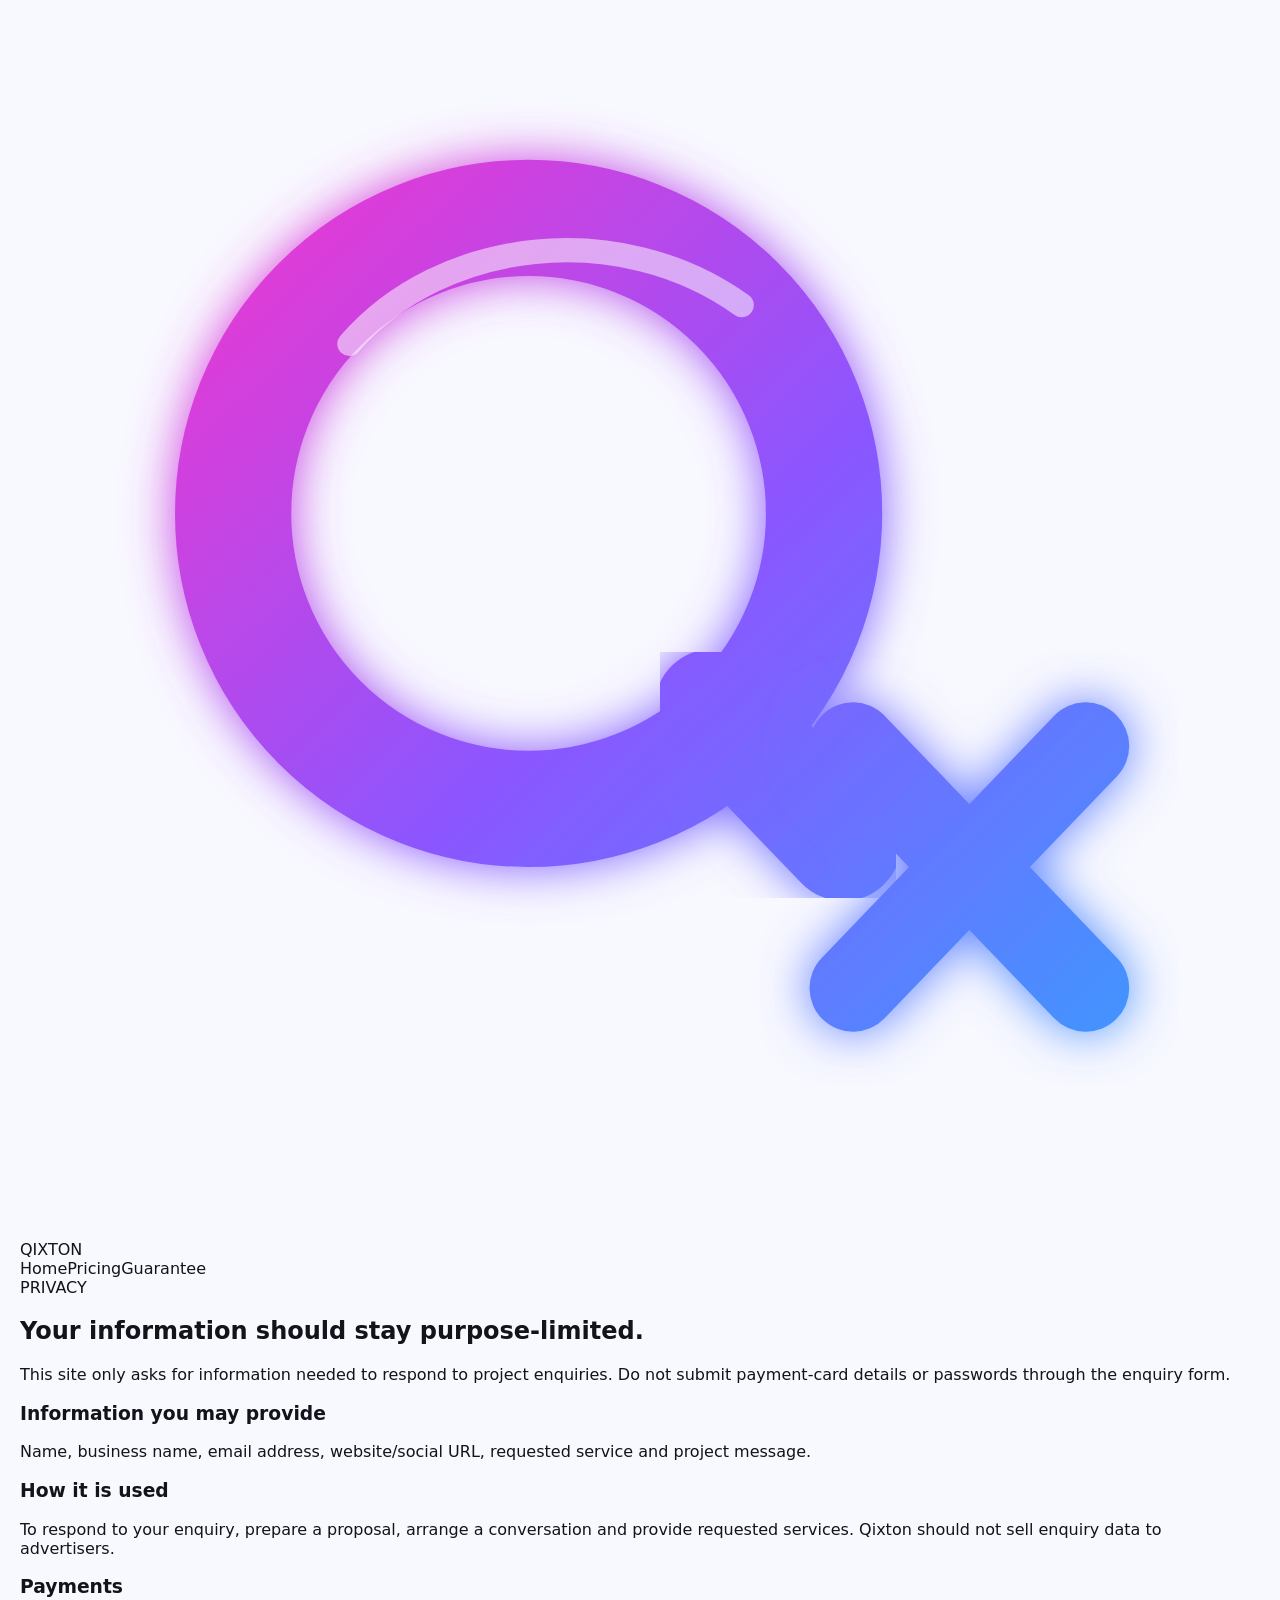
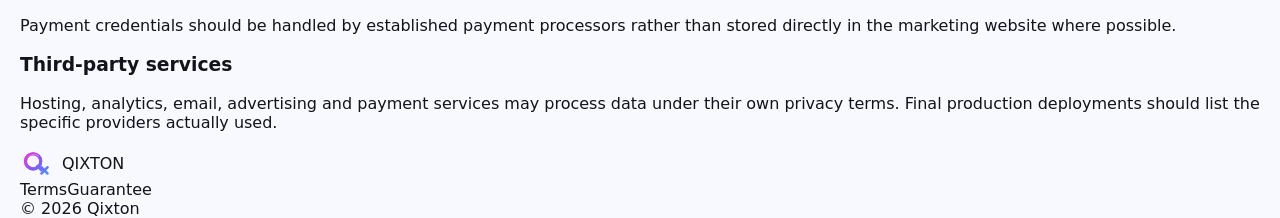
<file: privacy.html>
<!doctype html><html lang="en"><head><meta charset="utf-8"><meta name="viewport" content="width=device-width,initial-scale=1"><title>Qixton Privacy</title><meta name="description" content="Qixton privacy notice for enquiries and website visitors."><link rel="icon" href="favicon.svg" type="image/svg+xml"><link rel="stylesheet" href="style.css"></head><body><div class="site-bg"></div><header class="site-header"><nav class="shell nav"><a class="brand" href="index.html"><img src="favicon.svg" alt=""><span>QIXTON</span></a><div class="nav-links"><a href="index.html">Home</a><a href="pricing.html">Pricing</a><a href="guarantee.html">Guarantee</a></div></nav></header><main class="shell"><section class="page-hero"><div class="page-hero-box"><span class="eyebrow">PRIVACY</span><h1>Your information should stay <span>purpose-limited.</span></h1><p>This site only asks for information needed to respond to project enquiries. Do not submit payment-card details or passwords through the enquiry form.</p></div></section><section class="page-content"><div class="guarantee-grid"><article class="info-card"><h3>Information you may provide</h3><p>Name, business name, email address, website/social URL, requested service and project message.</p></article><article class="info-card"><h3>How it is used</h3><p>To respond to your enquiry, prepare a proposal, arrange a conversation and provide requested services. Qixton should not sell enquiry data to advertisers.</p></article></div><div class="guarantee-grid"><article class="info-card"><h3>Payments</h3><p>Payment credentials should be handled by established payment processors rather than stored directly in the marketing website where possible.</p></article><article class="info-card"><h3>Third-party services</h3><p>Hosting, analytics, email, advertising and payment services may process data under their own privacy terms. Final production deployments should list the specific providers actually used.</p></article></div></section></main><footer class="site-footer shell"><div class="brand footer-brand"><img src="favicon.svg" alt=""><span>QIXTON</span></div><div class="footer-links"><a href="terms.html">Terms</a><a href="guarantee.html">Guarantee</a></div><span>© <span id="year"></span> Qixton</span></footer><script src="script.js"></script></body></html>
</file>
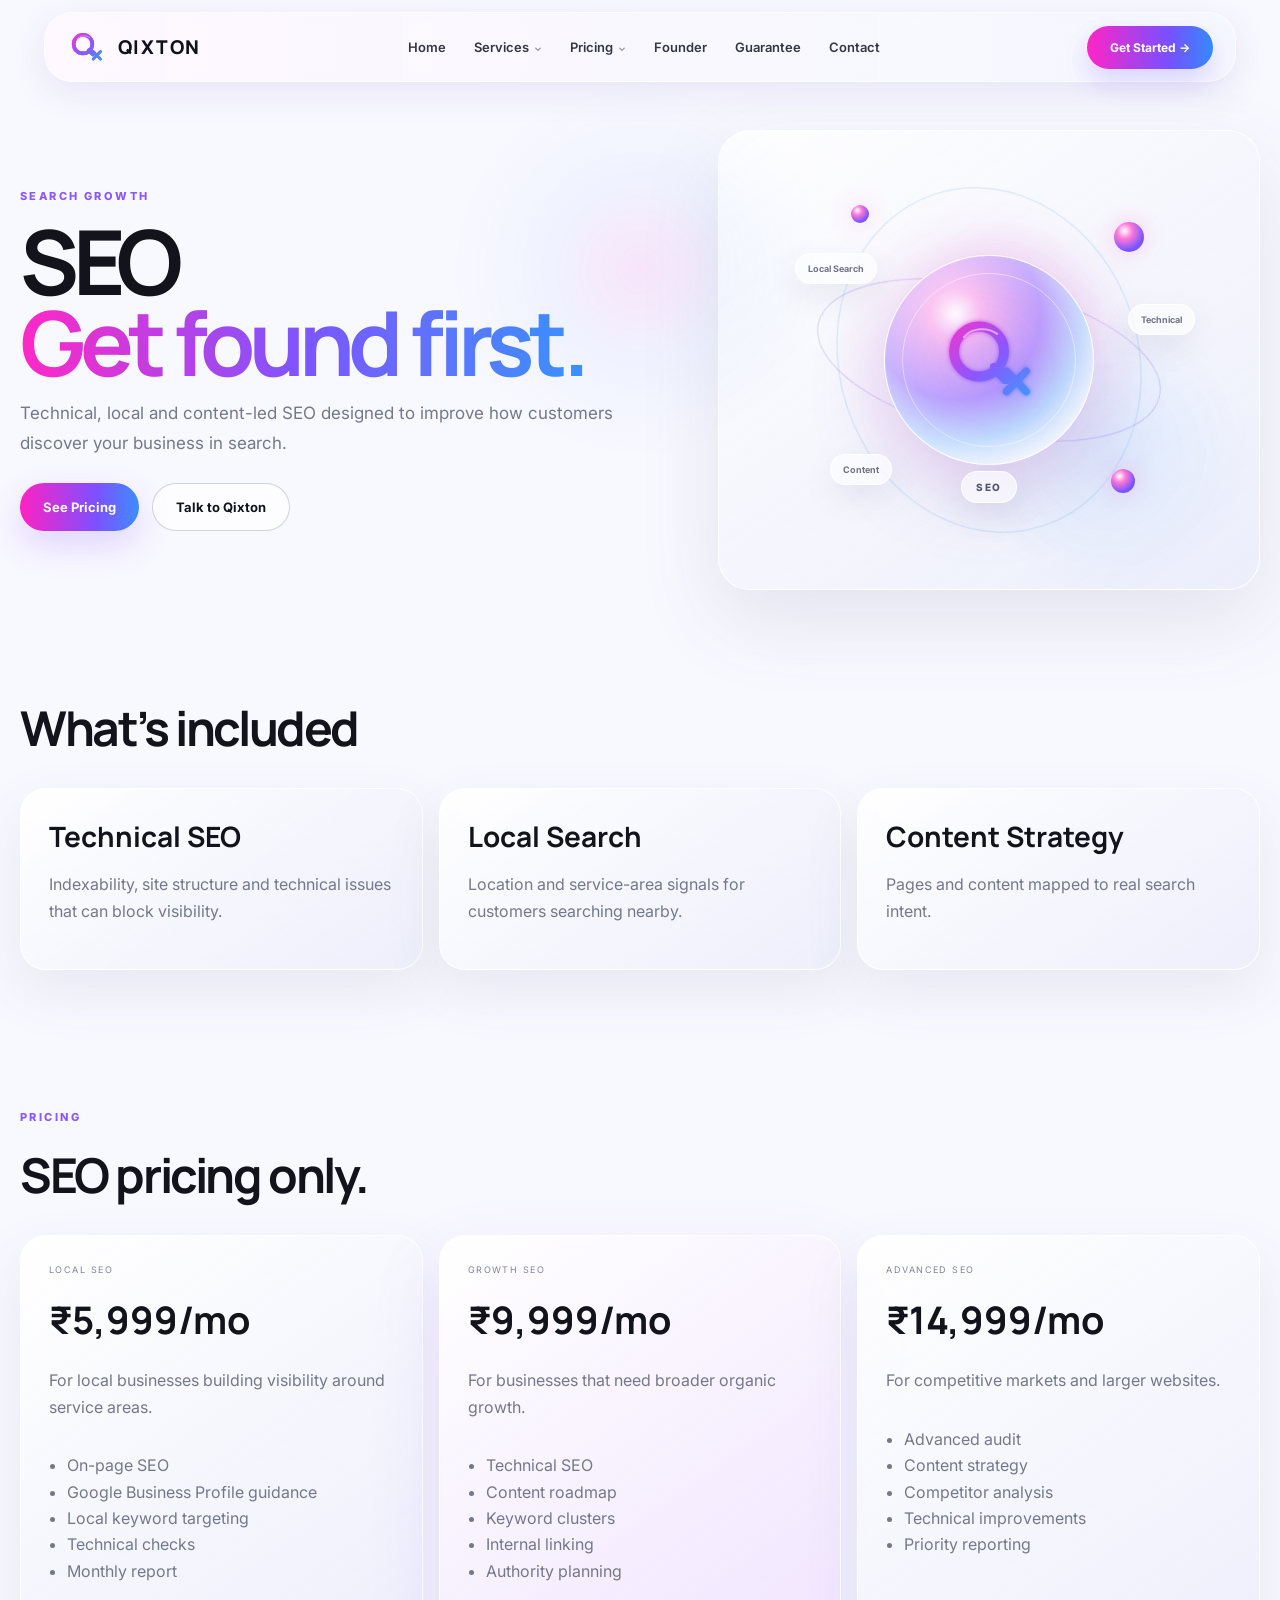
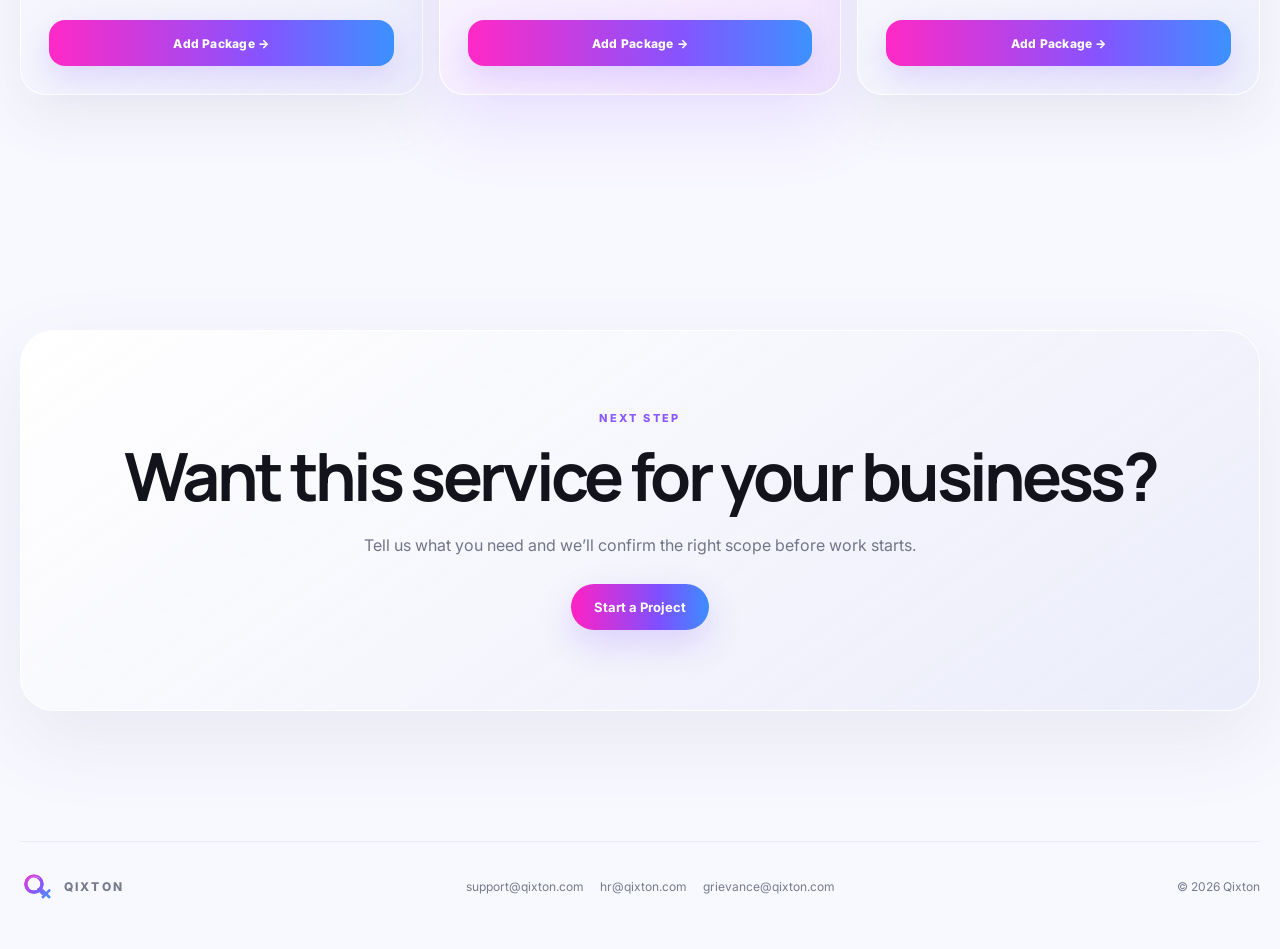
<file: seo.html>
<!DOCTYPE html>

<html lang="en">
<head>
<!-- Google tag (gtag.js) -->
<script async src="https://www.googletagmanager.com/gtag/js?id=G-8XPJ436L1E"></script>
<script>
  window.dataLayer = window.dataLayer || [];
  function gtag(){dataLayer.push(arguments);}
  gtag('js', new Date());
  gtag('config', 'G-8XPJ436L1E');
</script>

<meta charset="utf-8"/><meta content="width=device-width,initial-scale=1" name="viewport"/>
<meta content="Technical, local and content-led SEO designed to improve how customers discover your business in search." name="description"/>
<title>SEO — Qixton</title>
<link href="favicon.svg" rel="icon" type="image/svg+xml"/><link href="apple-touch-icon.png" rel="apple-touch-icon"/><meta content="#f8f7ff" name="theme-color"/>
<link href="https://fonts.googleapis.com" rel="preconnect"/><link crossorigin="" href="https://fonts.gstatic.com" rel="preconnect"/>
<link href="https://fonts.googleapis.com/css2?family=Inter:wght@400;500;600;700;800&amp;family=Manrope:wght@600;700;800&amp;display=swap" rel="stylesheet"/>
<link href="style.css" rel="stylesheet"/>
<link href="experience.css" rel="stylesheet"/>
</head>
<body><div class="cursor-glow"></div>
<header class="site-nav scrolled" id="siteNav">
<div class="shell nav-row-v2">
<a class="nav-brand-v2" href="index.html"><img alt="" src="qx-mark.svg"/><span>QIXTON</span></a>
<button aria-label="Open menu" aria-expanded="false" aria-controls="navMenuV2" class="nav-mobile-btn" id="navMobileBtn">☰</button>
<nav class="nav-menu-v2" id="navMenuV2">
<a href="index.html">Home</a>
<div class="nav-dropdown">
<button class="dropdown-toggle">Services <span>⌄</span></button>
<div class="dropdown-menu">
<a href="web-design.html"><b>Web Design</b><span>Websites &amp; conversion UX</span></a>
<a href="seo.html"><b>SEO</b><span>Organic &amp; local search</span></a>
<a href="social-media.html"><b>Social Media</b><span>Content, reels &amp; community</span></a>
<a href="paid-ads.html"><b>Paid Ads</b><span>Google &amp; Meta campaigns</span></a>
<a href="ai-search.html"><b>AI Search</b><span>AEO, GEO &amp; schema</span></a>
</div>
</div>
<div class="nav-dropdown">
<button class="dropdown-toggle">Pricing <span>⌄</span></button>
<div class="dropdown-menu pricing-drop">
<a href="pricing.html"><b>All Pricing</b><span>Compare Qixton packages</span></a>
<a href="web-design.html#pricing"><b>Website Pricing</b><span>From ₹9,999</span></a>
<a href="seo.html#pricing"><b>SEO Pricing</b><span>From ₹5,999/mo</span></a>
<a href="social-media.html#pricing"><b>Social Pricing</b><span>From ₹6,999/mo</span></a>
<a href="paid-ads.html#pricing"><b>Ads Pricing</b><span>From ₹7,999/mo</span></a>
<a href="ai-search.html#pricing"><b>AI Search Pricing</b><span>From ₹7,999/mo</span></a>
</div>
</div>
<a href="founder.html">Founder</a>
<a href="guarantee.html">Guarantee</a>
<a href="index.html#contact">Contact</a>
</nav>
<div class="nav-actions-v2">

<a class="nav-get-started" href="index.html#contact">Get Started →</a>
</div>
</div>
</header>
<main tabindex="-1" class="shell">
<section class="service-hero">
<div><div class="section-kicker">SEARCH GROWTH</div><h1>SEO<br/><span>Get found first.</span></h1><p>Technical, local and content-led SEO designed to improve how customers discover your business in search.</p><div class="contact-actions" style="justify-content:flex-start;margin-top:24px"><a class="gradient-btn" href="#pricing">See Pricing</a><a class="outline-btn" href="contact-form.html?service=SEO">Talk to Qixton</a></div></div>
<div class="service-hero-visual">
<div class="service-cosmos">
<div class="cosmos-ring cr-a"></div>
<div class="cosmos-ring cr-b"></div>
<div class="cosmos-particle cp1"></div><div class="cosmos-particle cp2"></div><div class="cosmos-particle cp3"></div>
<div class="cosmos-core"><img alt="Qixton" src="qx-mark.svg"/></div>
<div class="cosmos-title">SEO</div>
<span class="cosmos-chip chip-a">Local Search</span>
<span class="cosmos-chip chip-b">Technical</span>
<span class="cosmos-chip chip-c">Content</span>
</div>
</div>
</section>
<section class="service-page-section"><h2>What’s included</h2><div class="inner-grid-3"><article class="inner-card-light"><h3>Technical SEO</h3><p>Indexability, site structure and technical issues that can block visibility.</p></article><article class="inner-card-light"><h3>Local Search</h3><p>Location and service-area signals for customers searching nearby.</p></article><article class="inner-card-light"><h3>Content Strategy</h3><p>Pages and content mapped to real search intent.</p></article></div></section>
<section class="service-page-section" id="pricing"><div class="section-kicker">PRICING</div><h2>SEO pricing only.</h2><div class="service-price-grid"><article class="service-price-card"><small>LOCAL SEO</small><h3>₹5,999/mo</h3><p>For local businesses building visibility around service areas.</p><ul><li>On-page SEO</li><li>Google Business Profile guidance</li><li>Local keyword targeting</li><li>Technical checks</li><li>Monthly report</li></ul><a class="add-package-btn" href="contact-form.html?service=SEO&amp;package=LOCAL+SEO&amp;price=%E2%82%B95%2C999%2Fmo">Add Package →</a></article><article class="service-price-card featured"><small>GROWTH SEO</small><h3>₹9,999/mo</h3><p>For businesses that need broader organic growth.</p><ul><li>Technical SEO</li><li>Content roadmap</li><li>Keyword clusters</li><li>Internal linking</li><li>Authority planning</li></ul><a class="add-package-btn" href="contact-form.html?service=SEO&amp;package=GROWTH+SEO&amp;price=%E2%82%B99%2C999%2Fmo">Add Package →</a></article><article class="service-price-card"><small>ADVANCED SEO</small><h3>₹14,999/mo</h3><p>For competitive markets and larger websites.</p><ul><li>Advanced audit</li><li>Content strategy</li><li>Competitor analysis</li><li>Technical improvements</li><li>Priority reporting</li></ul><a class="add-package-btn" href="contact-form.html?service=SEO&amp;package=ADVANCED+SEO&amp;price=%E2%82%B914%2C999%2Fmo">Add Package →</a></article></div></section>
<section class="contact-light"><div class="contact-card"><div class="section-kicker">NEXT STEP</div><h2>Want this service for your business?</h2><p>Tell us what you need and we’ll confirm the right scope before work starts.</p><a class="gradient-btn" href="contact-form.html?service=SEO">Start a Project</a></div></section>
</main>
<footer class="inner-footer shell"><a class="inner-brand" href="index.html"><img alt="" src="qx-mark.svg"/><span>QIXTON</span></a><div class="footer-emails"><a href="mailto:support@qixton.com">support@qixton.com</a><a href="mailto:hr@qixton.com">hr@qixton.com</a><a href="mailto:grievance@qixton.com">grievance@qixton.com</a></div><span>© <span id="year"></span> Qixton</span></footer>
<script src="script.js"></script></body></html>
</file>
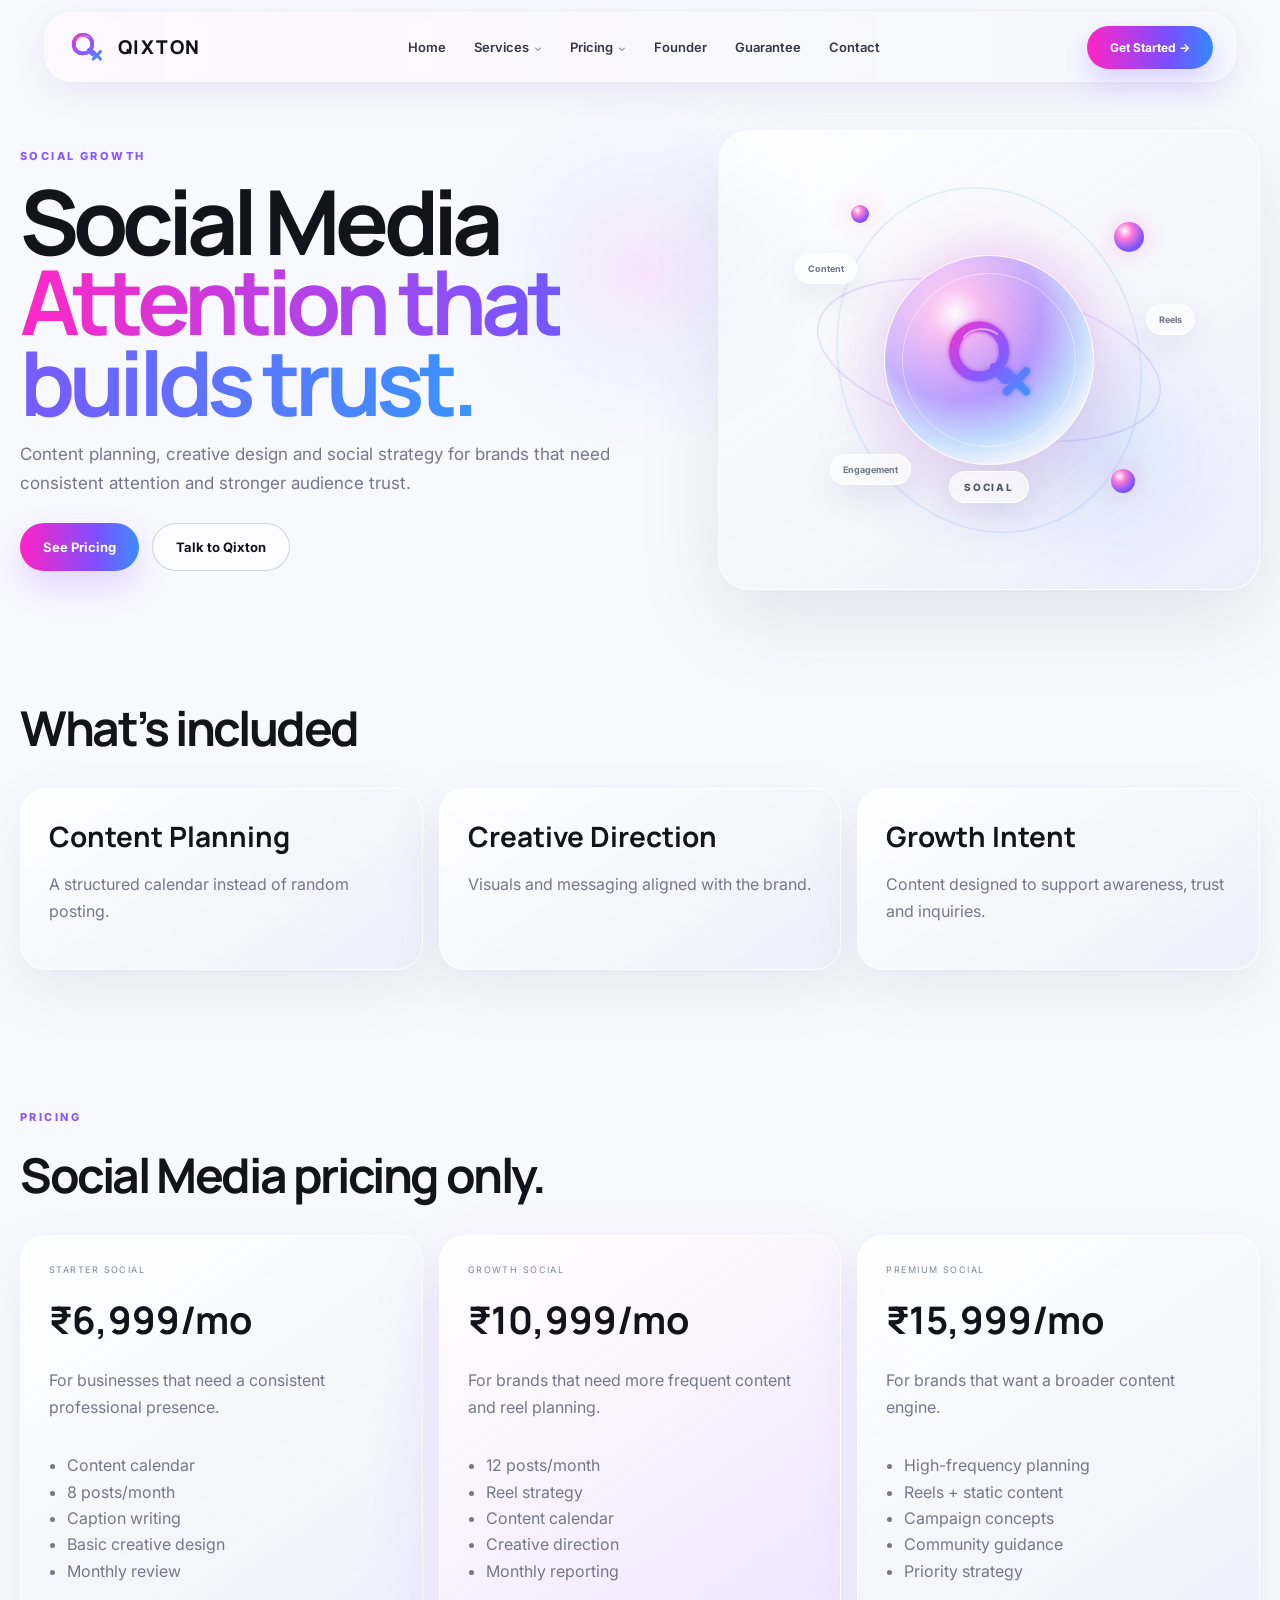
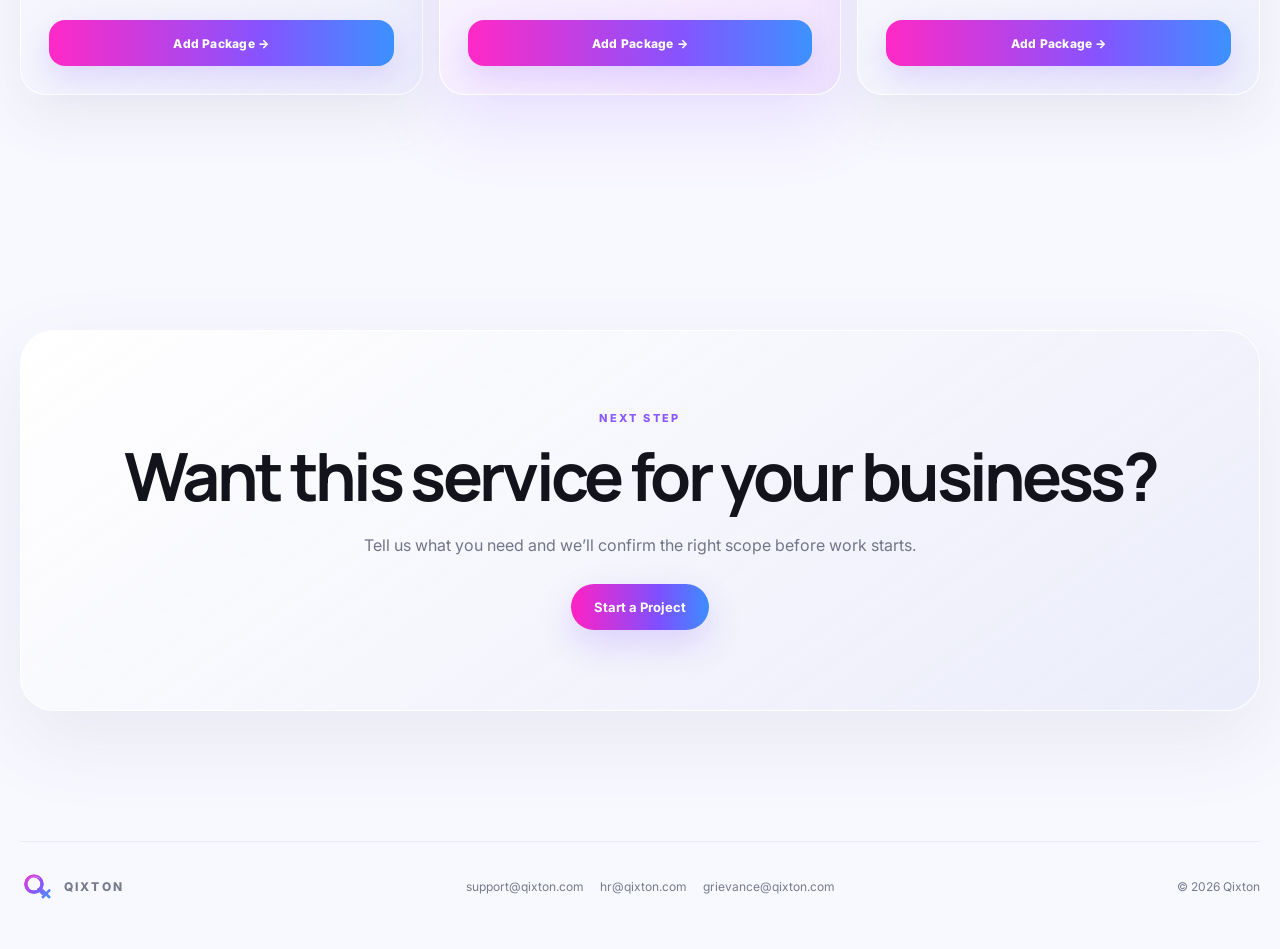
<file: social-media.html>
<!DOCTYPE html>

<html lang="en">
<head>
<!-- Google tag (gtag.js) -->
<script async src="https://www.googletagmanager.com/gtag/js?id=G-8XPJ436L1E"></script>
<script>
  window.dataLayer = window.dataLayer || [];
  function gtag(){dataLayer.push(arguments);}
  gtag('js', new Date());
  gtag('config', 'G-8XPJ436L1E');
</script>

<meta charset="utf-8"/><meta content="width=device-width,initial-scale=1" name="viewport"/>
<meta content="Content planning, creative design and social strategy for brands that need consistent attention and stronger audience trust." name="description"/>
<title>Social Media — Qixton</title>
<link href="favicon.svg" rel="icon" type="image/svg+xml"/><link href="apple-touch-icon.png" rel="apple-touch-icon"/><meta content="#f8f7ff" name="theme-color"/>
<link href="https://fonts.googleapis.com" rel="preconnect"/><link crossorigin="" href="https://fonts.gstatic.com" rel="preconnect"/>
<link href="https://fonts.googleapis.com/css2?family=Inter:wght@400;500;600;700;800&amp;family=Manrope:wght@600;700;800&amp;display=swap" rel="stylesheet"/>
<link href="style.css" rel="stylesheet"/>
<link href="experience.css" rel="stylesheet"/>
</head>
<body><div class="cursor-glow"></div>
<header class="site-nav scrolled" id="siteNav">
<div class="shell nav-row-v2">
<a class="nav-brand-v2" href="index.html"><img alt="" src="qx-mark.svg"/><span>QIXTON</span></a>
<button aria-label="Open menu" aria-expanded="false" aria-controls="navMenuV2" class="nav-mobile-btn" id="navMobileBtn">☰</button>
<nav class="nav-menu-v2" id="navMenuV2">
<a href="index.html">Home</a>
<div class="nav-dropdown">
<button class="dropdown-toggle">Services <span>⌄</span></button>
<div class="dropdown-menu">
<a href="web-design.html"><b>Web Design</b><span>Websites &amp; conversion UX</span></a>
<a href="seo.html"><b>SEO</b><span>Organic &amp; local search</span></a>
<a href="social-media.html"><b>Social Media</b><span>Content, reels &amp; community</span></a>
<a href="paid-ads.html"><b>Paid Ads</b><span>Google &amp; Meta campaigns</span></a>
<a href="ai-search.html"><b>AI Search</b><span>AEO, GEO &amp; schema</span></a>
</div>
</div>
<div class="nav-dropdown">
<button class="dropdown-toggle">Pricing <span>⌄</span></button>
<div class="dropdown-menu pricing-drop">
<a href="pricing.html"><b>All Pricing</b><span>Compare Qixton packages</span></a>
<a href="web-design.html#pricing"><b>Website Pricing</b><span>From ₹9,999</span></a>
<a href="seo.html#pricing"><b>SEO Pricing</b><span>From ₹5,999/mo</span></a>
<a href="social-media.html#pricing"><b>Social Pricing</b><span>From ₹6,999/mo</span></a>
<a href="paid-ads.html#pricing"><b>Ads Pricing</b><span>From ₹7,999/mo</span></a>
<a href="ai-search.html#pricing"><b>AI Search Pricing</b><span>From ₹7,999/mo</span></a>
</div>
</div>
<a href="founder.html">Founder</a>
<a href="guarantee.html">Guarantee</a>
<a href="index.html#contact">Contact</a>
</nav>
<div class="nav-actions-v2">

<a class="nav-get-started" href="index.html#contact">Get Started →</a>
</div>
</div>
</header>
<main tabindex="-1" class="shell">
<section class="service-hero">
<div><div class="section-kicker">SOCIAL GROWTH</div><h1>Social Media<br/><span>Attention that builds trust.</span></h1><p>Content planning, creative design and social strategy for brands that need consistent attention and stronger audience trust.</p><div class="contact-actions" style="justify-content:flex-start;margin-top:24px"><a class="gradient-btn" href="#pricing">See Pricing</a><a class="outline-btn" href="contact-form.html?service=Social+Media">Talk to Qixton</a></div></div>
<div class="service-hero-visual">
<div class="service-cosmos">
<div class="cosmos-ring cr-a"></div>
<div class="cosmos-ring cr-b"></div>
<div class="cosmos-particle cp1"></div><div class="cosmos-particle cp2"></div><div class="cosmos-particle cp3"></div>
<div class="cosmos-core"><img alt="Qixton" src="qx-mark.svg"/></div>
<div class="cosmos-title">SOCIAL</div>
<span class="cosmos-chip chip-a">Content</span>
<span class="cosmos-chip chip-b">Reels</span>
<span class="cosmos-chip chip-c">Engagement</span>
</div>
</div>
</section>
<section class="service-page-section"><h2>What’s included</h2><div class="inner-grid-3"><article class="inner-card-light"><h3>Content Planning</h3><p>A structured calendar instead of random posting.</p></article><article class="inner-card-light"><h3>Creative Direction</h3><p>Visuals and messaging aligned with the brand.</p></article><article class="inner-card-light"><h3>Growth Intent</h3><p>Content designed to support awareness, trust and inquiries.</p></article></div></section>
<section class="service-page-section" id="pricing"><div class="section-kicker">PRICING</div><h2>Social Media pricing only.</h2><div class="service-price-grid"><article class="service-price-card"><small>STARTER SOCIAL</small><h3>₹6,999/mo</h3><p>For businesses that need a consistent professional presence.</p><ul><li>Content calendar</li><li>8 posts/month</li><li>Caption writing</li><li>Basic creative design</li><li>Monthly review</li></ul><a class="add-package-btn" href="contact-form.html?service=Social+Media&amp;package=STARTER+SOCIAL&amp;price=%E2%82%B96%2C999%2Fmo">Add Package →</a></article><article class="service-price-card featured"><small>GROWTH SOCIAL</small><h3>₹10,999/mo</h3><p>For brands that need more frequent content and reel planning.</p><ul><li>12 posts/month</li><li>Reel strategy</li><li>Content calendar</li><li>Creative direction</li><li>Monthly reporting</li></ul><a class="add-package-btn" href="contact-form.html?service=Social+Media&amp;package=GROWTH+SOCIAL&amp;price=%E2%82%B910%2C999%2Fmo">Add Package →</a></article><article class="service-price-card"><small>PREMIUM SOCIAL</small><h3>₹15,999/mo</h3><p>For brands that want a broader content engine.</p><ul><li>High-frequency planning</li><li>Reels + static content</li><li>Campaign concepts</li><li>Community guidance</li><li>Priority strategy</li></ul><a class="add-package-btn" href="contact-form.html?service=Social+Media&amp;package=PREMIUM+SOCIAL&amp;price=%E2%82%B915%2C999%2Fmo">Add Package →</a></article></div></section>
<section class="contact-light"><div class="contact-card"><div class="section-kicker">NEXT STEP</div><h2>Want this service for your business?</h2><p>Tell us what you need and we’ll confirm the right scope before work starts.</p><a class="gradient-btn" href="contact-form.html?service=Social+Media">Start a Project</a></div></section>
</main>
<footer class="inner-footer shell"><a class="inner-brand" href="index.html"><img alt="" src="qx-mark.svg"/><span>QIXTON</span></a><div class="footer-emails"><a href="mailto:support@qixton.com">support@qixton.com</a><a href="mailto:hr@qixton.com">hr@qixton.com</a><a href="mailto:grievance@qixton.com">grievance@qixton.com</a></div><span>© <span id="year"></span> Qixton</span></footer>
<script src="script.js"></script></body></html>
</file>
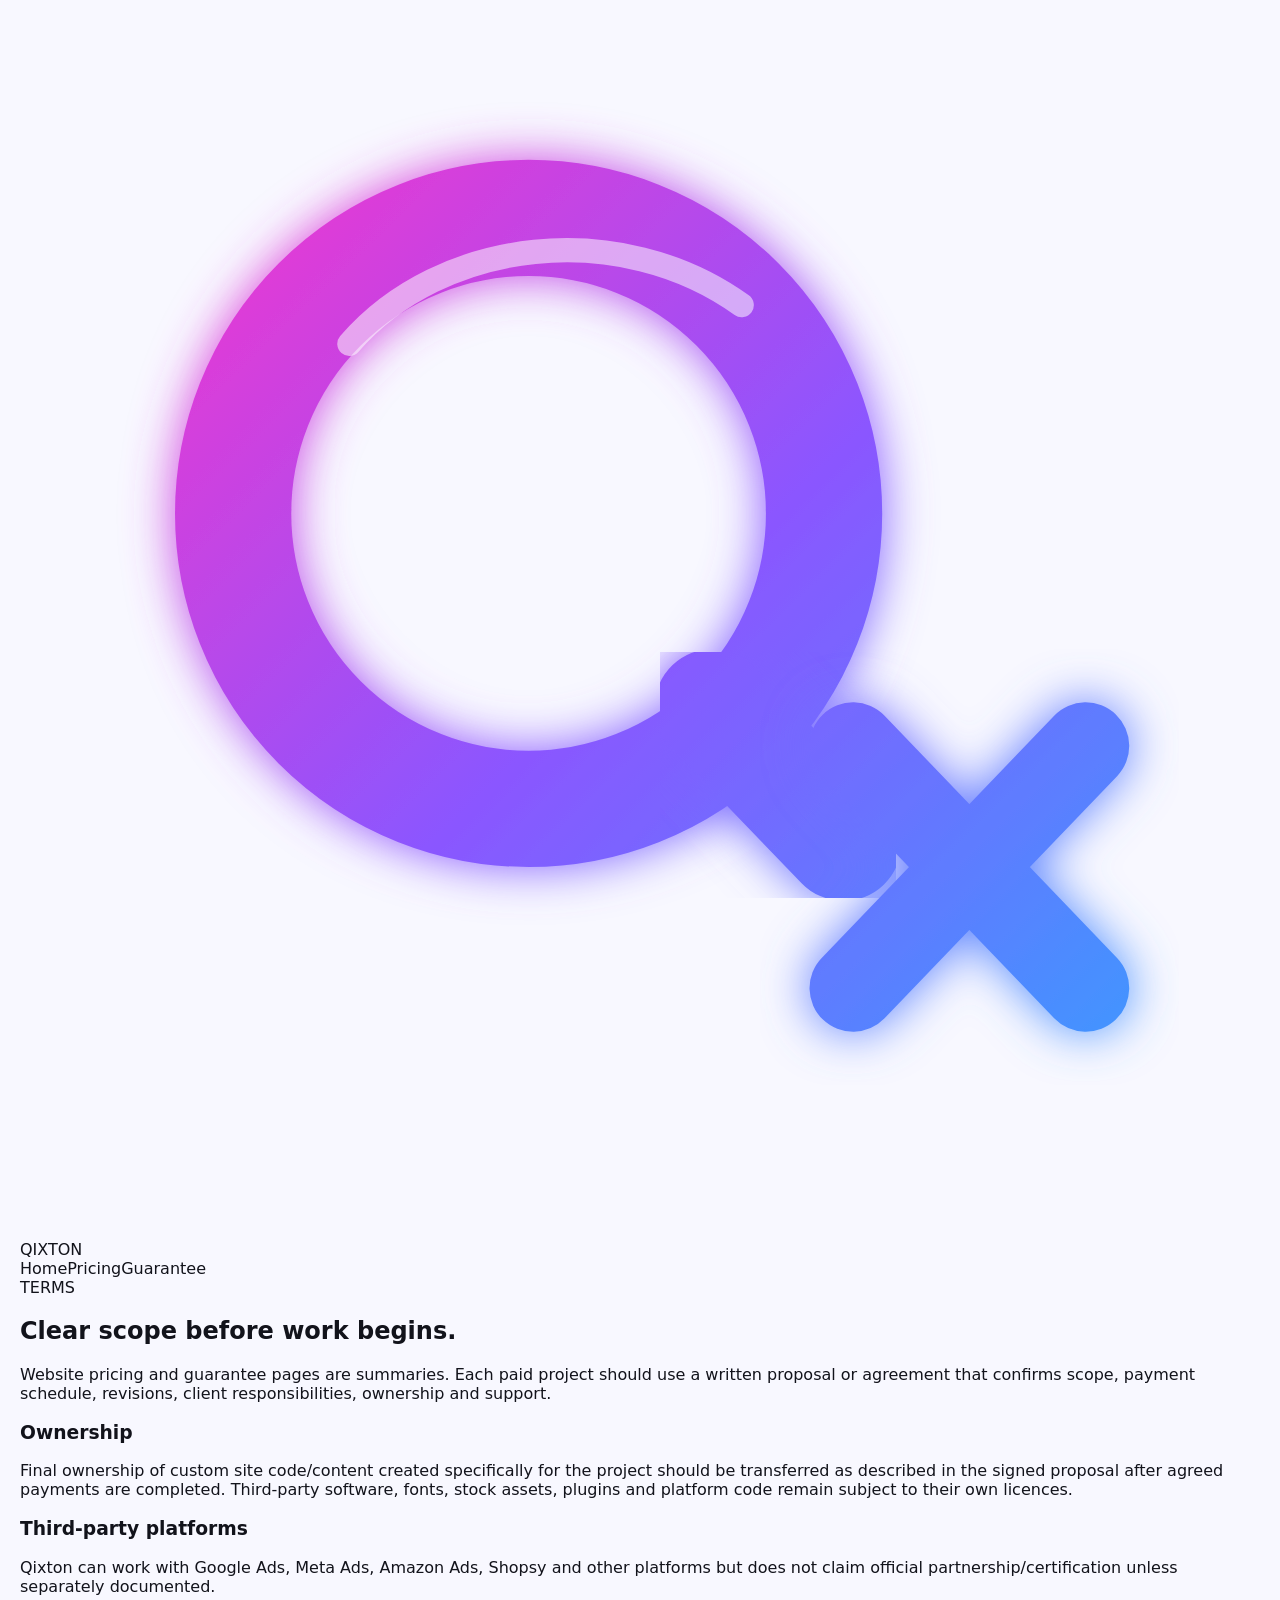
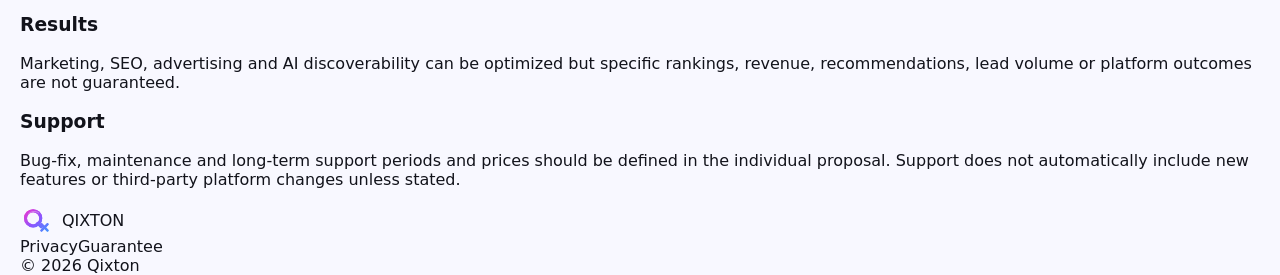
<file: terms.html>
<!doctype html><html lang="en"><head><meta charset="utf-8"><meta name="viewport" content="width=device-width,initial-scale=1"><title>Qixton Terms</title><meta name="description" content="General Qixton website and service terms summary."><link rel="icon" href="favicon.svg" type="image/svg+xml"><link rel="stylesheet" href="style.css"></head><body><div class="site-bg"></div><header class="site-header"><nav class="shell nav"><a class="brand" href="index.html"><img src="favicon.svg" alt=""><span>QIXTON</span></a><div class="nav-links"><a href="index.html">Home</a><a href="pricing.html">Pricing</a><a href="guarantee.html">Guarantee</a></div></nav></header><main class="shell"><section class="page-hero"><div class="page-hero-box"><span class="eyebrow">TERMS</span><h1>Clear scope before <span>work begins.</span></h1><p>Website pricing and guarantee pages are summaries. Each paid project should use a written proposal or agreement that confirms scope, payment schedule, revisions, client responsibilities, ownership and support.</p></div></section><section class="page-content"><div class="guarantee-grid"><article class="info-card"><h3>Ownership</h3><p>Final ownership of custom site code/content created specifically for the project should be transferred as described in the signed proposal after agreed payments are completed. Third-party software, fonts, stock assets, plugins and platform code remain subject to their own licences.</p></article><article class="info-card"><h3>Third-party platforms</h3><p>Qixton can work with Google Ads, Meta Ads, Amazon Ads, Shopsy and other platforms but does not claim official partnership/certification unless separately documented.</p></article></div><div class="guarantee-grid"><article class="info-card"><h3>Results</h3><p>Marketing, SEO, advertising and AI discoverability can be optimized but specific rankings, revenue, recommendations, lead volume or platform outcomes are not guaranteed.</p></article><article class="info-card"><h3>Support</h3><p>Bug-fix, maintenance and long-term support periods and prices should be defined in the individual proposal. Support does not automatically include new features or third-party platform changes unless stated.</p></article></div></section></main><footer class="site-footer shell"><div class="brand footer-brand"><img src="favicon.svg" alt=""><span>QIXTON</span></div><div class="footer-links"><a href="privacy.html">Privacy</a><a href="guarantee.html">Guarantee</a></div><span>© <span id="year"></span> Qixton</span></footer><script src="script.js"></script></body></html>
</file>
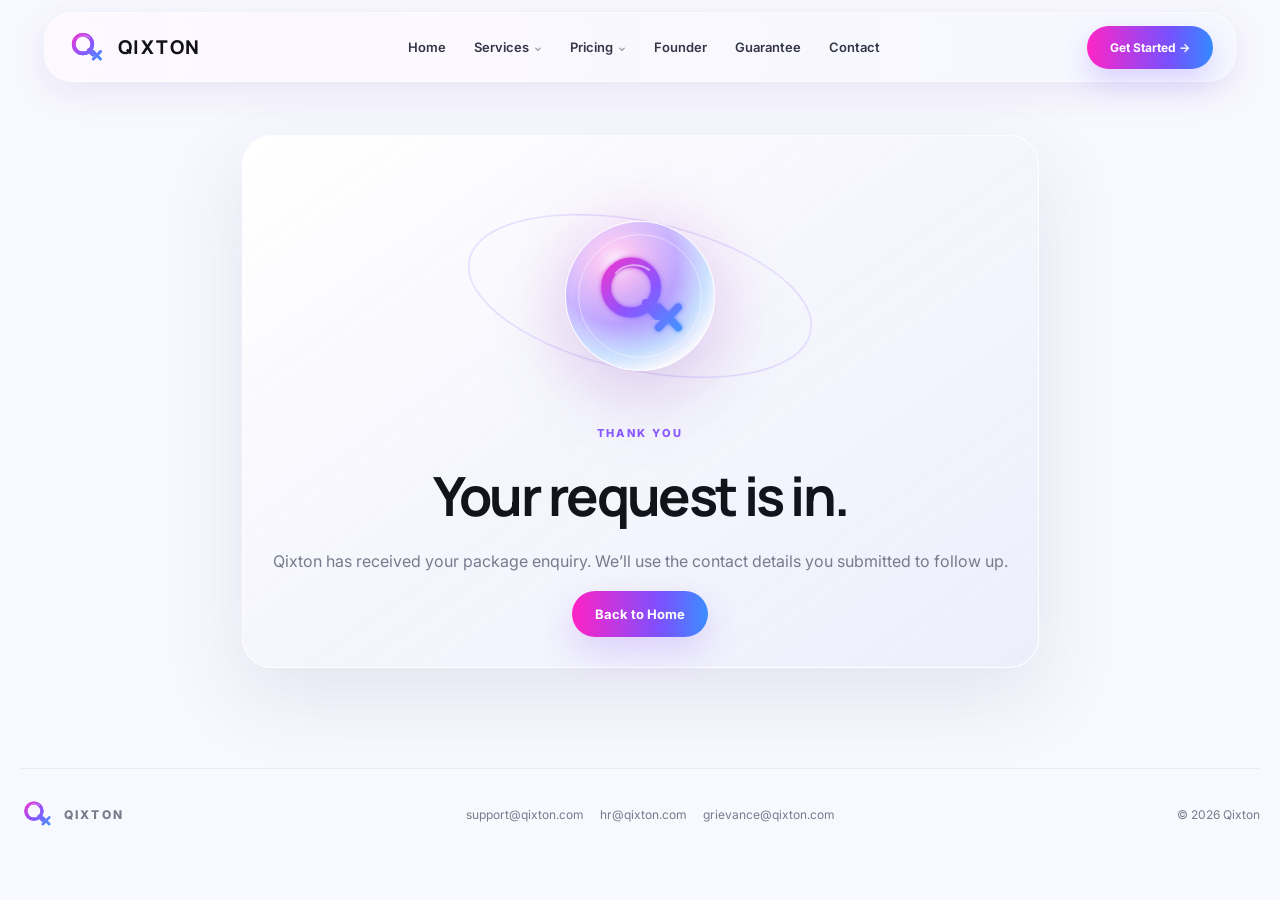
<file: thank-you.html>
<!DOCTYPE html>
<html lang="en"><head>
<!-- Google tag (gtag.js) -->
<script async src="https://www.googletagmanager.com/gtag/js?id=G-8XPJ436L1E"></script>
<script>
  window.dataLayer = window.dataLayer || [];
  function gtag(){dataLayer.push(arguments);}
  gtag('js', new Date());
  gtag('config', 'G-8XPJ436L1E');
</script>
<meta charset="utf-8"/><meta content="width=device-width,initial-scale=1" name="viewport"/><meta content="#f8f7ff" name="theme-color"/><title>Thank You — Qixton</title><link href="favicon.svg" rel="icon" type="image/svg+xml"/><link href="apple-touch-icon.png" rel="apple-touch-icon"/><link href="https://fonts.googleapis.com" rel="preconnect"/><link crossorigin="" href="https://fonts.gstatic.com" rel="preconnect"/><link href="https://fonts.googleapis.com/css2?family=Inter:wght@400;500;600;700;800&amp;family=Manrope:wght@600;700;800&amp;display=swap" rel="stylesheet"/><link href="style.css" rel="stylesheet"/></head><body><header class="site-nav scrolled" id="siteNav">
<div class="shell nav-row-v2">
<a class="nav-brand-v2" href="index.html"><img alt="" src="qx-mark.svg"/><span>QIXTON</span></a>
<button aria-label="Open menu" class="nav-mobile-btn" id="navMobileBtn">☰</button>
<nav class="nav-menu-v2" id="navMenuV2">
<a href="index.html">Home</a>
<div class="nav-dropdown">
<button class="dropdown-toggle">Services <span>⌄</span></button>
<div class="dropdown-menu">
<a href="web-design.html"><b>Web Design</b><span>Websites &amp; conversion UX</span></a>
<a href="seo.html"><b>SEO</b><span>Organic &amp; local search</span></a>
<a href="social-media.html"><b>Social Media</b><span>Content, reels &amp; community</span></a>
<a href="paid-ads.html"><b>Paid Ads</b><span>Google &amp; Meta campaigns</span></a>
<a href="ai-search.html"><b>AI Search</b><span>AEO, GEO &amp; schema</span></a>
</div>
</div>
<div class="nav-dropdown">
<button class="dropdown-toggle">Pricing <span>⌄</span></button>
<div class="dropdown-menu pricing-drop">
<a href="pricing.html"><b>All Pricing</b><span>Compare Qixton packages</span></a>
<a href="web-design.html#pricing"><b>Website Pricing</b><span>From ₹9,999</span></a>
<a href="seo.html#pricing"><b>SEO Pricing</b><span>From ₹5,999/mo</span></a>
<a href="social-media.html#pricing"><b>Social Pricing</b><span>From ₹6,999/mo</span></a>
<a href="paid-ads.html#pricing"><b>Ads Pricing</b><span>From ₹7,999/mo</span></a>
<a href="ai-search.html#pricing"><b>AI Search Pricing</b><span>From ₹7,999/mo</span></a>
</div>
</div>
<a href="founder.html">Founder</a>
<a href="guarantee.html">Guarantee</a>
<a href="index.html#contact">Contact</a>
</nav>
<div class="nav-actions-v2">

<a class="nav-get-started" href="index.html#contact">Get Started →</a>
</div>
</div>
</header><main class="shell package-form-shell" style="grid-template-columns:1fr"><section class="package-form-card" style="max-width:800px;margin:auto;text-align:center"><div class="service-cosmos" style="margin:auto;width:260px"><div class="cosmos-ring cr-a"></div><div class="cosmos-core" style="width:150px;height:150px"><img alt="Qixton" src="qx-mark.svg"/></div></div><div class="section-kicker">THANK YOU</div><h1 style="font-family:Manrope;font-size:54px;letter-spacing:-.05em;margin:8px 0">Your request is in.</h1><p style="color:#777b8c;line-height:1.7">Qixton has received your package enquiry. We’ll use the contact details you submitted to follow up.</p><a class="gradient-btn" href="index.html">Back to Home</a></section></main><footer class="inner-footer shell"><a class="inner-brand" href="index.html"><img alt="" src="qx-mark.svg"><span>QIXTON</span></img></a><div class="footer-emails"><a href="mailto:support@qixton.com">support@qixton.com</a><a href="mailto:hr@qixton.com">hr@qixton.com</a><a href="mailto:grievance@qixton.com">grievance@qixton.com</a></div><span>© <span id="year"></span> Qixton</span></footer><script src="script.js"></script></body></html>
</file>
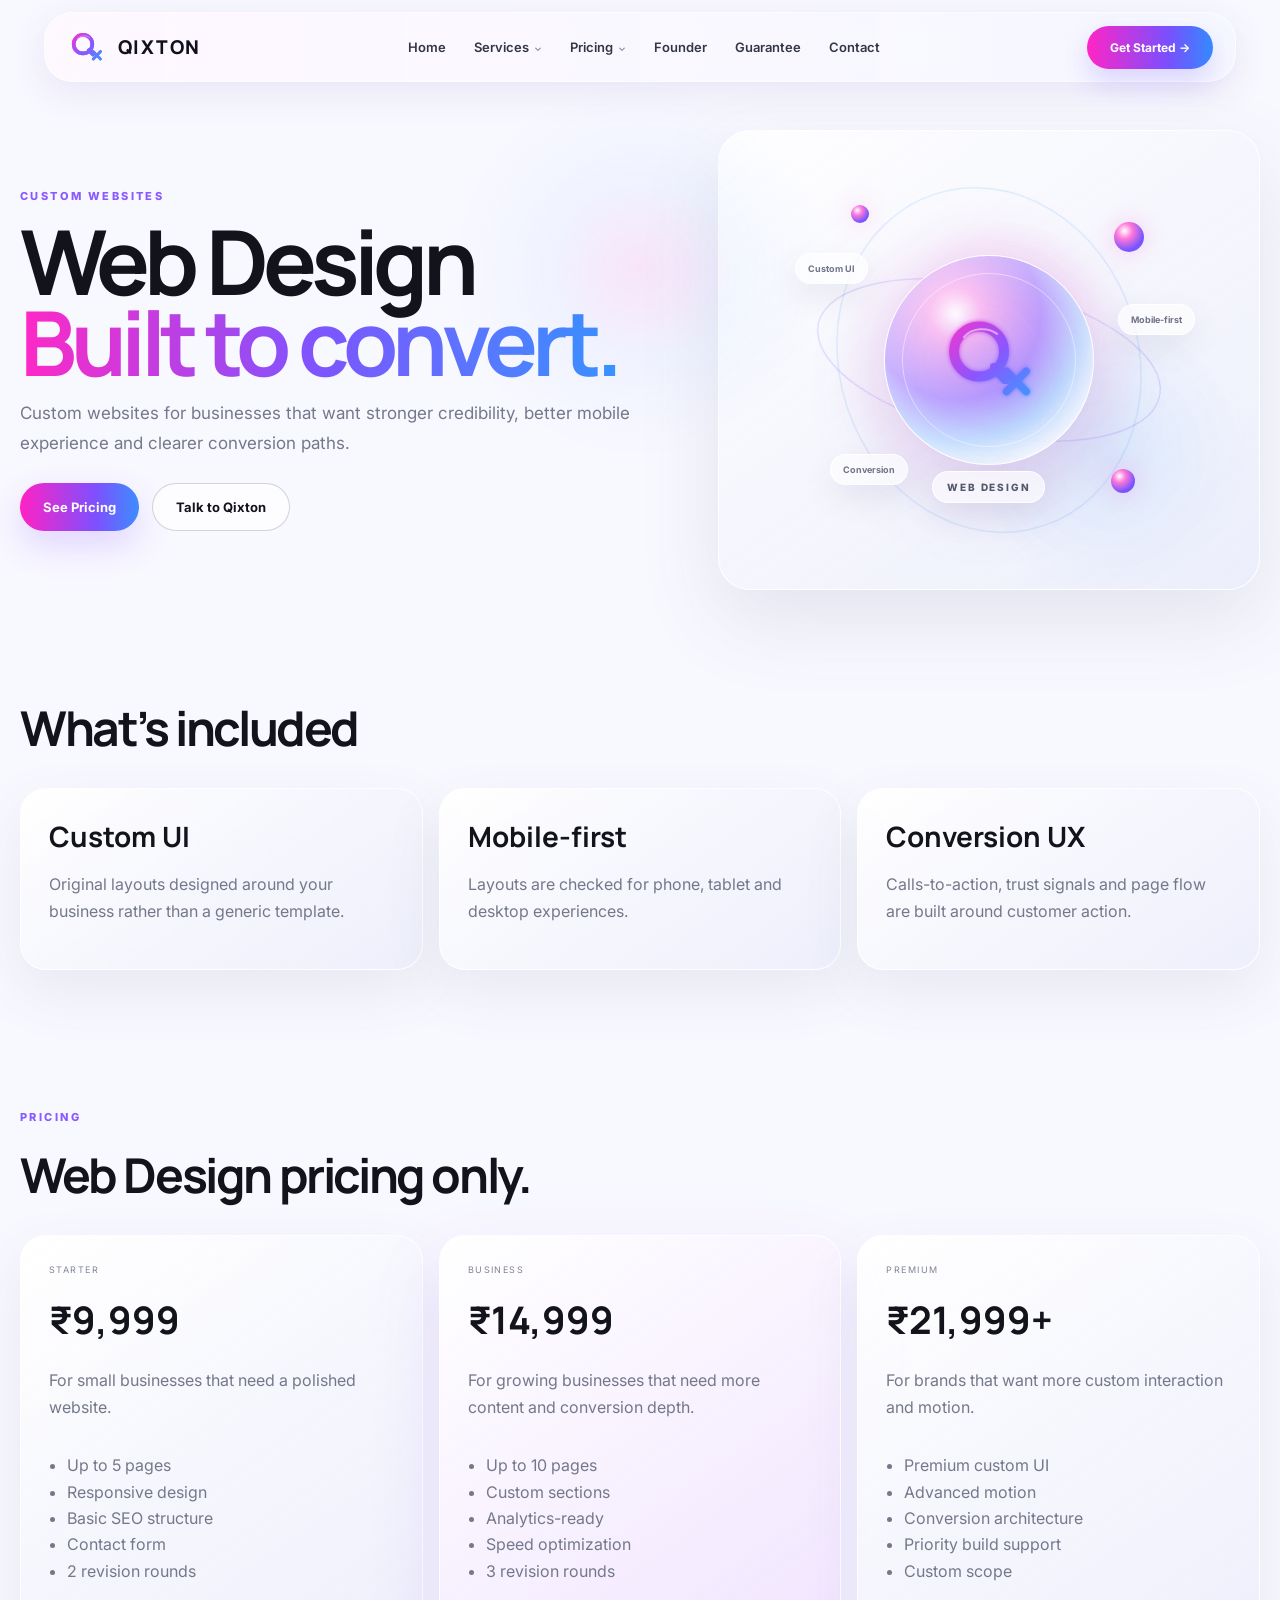
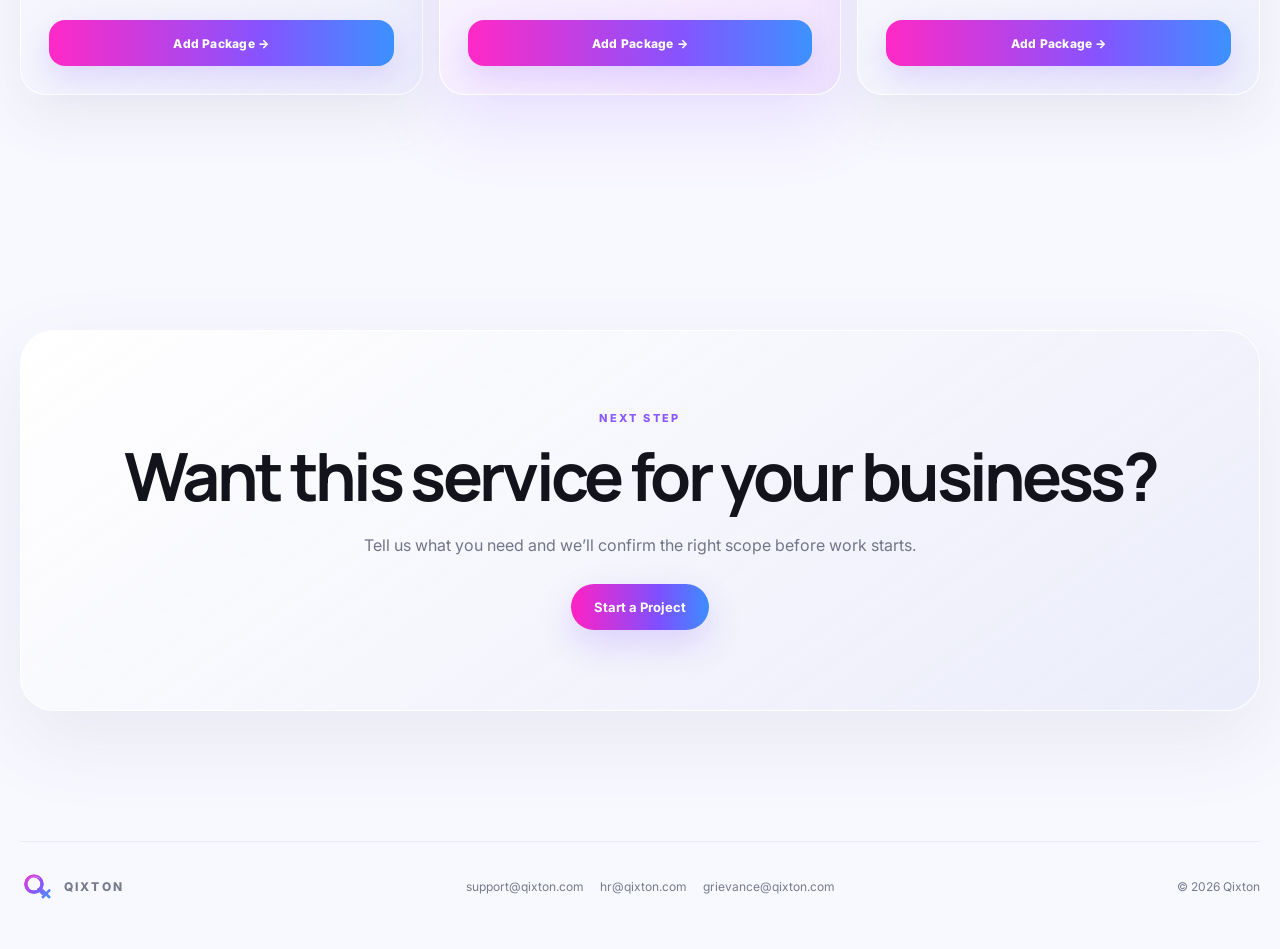
<file: web-design.html>
<!DOCTYPE html>

<html lang="en">
<head>
<!-- Google tag (gtag.js) -->
<script async src="https://www.googletagmanager.com/gtag/js?id=G-8XPJ436L1E"></script>
<script>
  window.dataLayer = window.dataLayer || [];
  function gtag(){dataLayer.push(arguments);}
  gtag('js', new Date());
  gtag('config', 'G-8XPJ436L1E');
</script>

<meta charset="utf-8"/><meta content="width=device-width,initial-scale=1" name="viewport"/>
<meta content="Custom websites for businesses that want stronger credibility, better mobile experience and clearer conversion paths." name="description"/>
<title>Web Design — Qixton</title>
<link href="favicon.svg" rel="icon" type="image/svg+xml"/><link href="apple-touch-icon.png" rel="apple-touch-icon"/><meta content="#f8f7ff" name="theme-color"/>
<link href="https://fonts.googleapis.com" rel="preconnect"/><link crossorigin="" href="https://fonts.gstatic.com" rel="preconnect"/>
<link href="https://fonts.googleapis.com/css2?family=Inter:wght@400;500;600;700;800&amp;family=Manrope:wght@600;700;800&amp;display=swap" rel="stylesheet"/>
<link href="style.css" rel="stylesheet"/>
<link href="experience.css" rel="stylesheet"/>
</head>
<body><div class="cursor-glow"></div>
<header class="site-nav scrolled" id="siteNav">
<div class="shell nav-row-v2">
<a class="nav-brand-v2" href="index.html"><img alt="" src="qx-mark.svg"/><span>QIXTON</span></a>
<button aria-label="Open menu" aria-expanded="false" aria-controls="navMenuV2" class="nav-mobile-btn" id="navMobileBtn">☰</button>
<nav class="nav-menu-v2" id="navMenuV2">
<a href="index.html">Home</a>
<div class="nav-dropdown">
<button class="dropdown-toggle">Services <span>⌄</span></button>
<div class="dropdown-menu">
<a href="web-design.html"><b>Web Design</b><span>Websites &amp; conversion UX</span></a>
<a href="seo.html"><b>SEO</b><span>Organic &amp; local search</span></a>
<a href="social-media.html"><b>Social Media</b><span>Content, reels &amp; community</span></a>
<a href="paid-ads.html"><b>Paid Ads</b><span>Google &amp; Meta campaigns</span></a>
<a href="ai-search.html"><b>AI Search</b><span>AEO, GEO &amp; schema</span></a>
</div>
</div>
<div class="nav-dropdown">
<button class="dropdown-toggle">Pricing <span>⌄</span></button>
<div class="dropdown-menu pricing-drop">
<a href="pricing.html"><b>All Pricing</b><span>Compare Qixton packages</span></a>
<a href="web-design.html#pricing"><b>Website Pricing</b><span>From ₹9,999</span></a>
<a href="seo.html#pricing"><b>SEO Pricing</b><span>From ₹5,999/mo</span></a>
<a href="social-media.html#pricing"><b>Social Pricing</b><span>From ₹6,999/mo</span></a>
<a href="paid-ads.html#pricing"><b>Ads Pricing</b><span>From ₹7,999/mo</span></a>
<a href="ai-search.html#pricing"><b>AI Search Pricing</b><span>From ₹7,999/mo</span></a>
</div>
</div>
<a href="founder.html">Founder</a>
<a href="guarantee.html">Guarantee</a>
<a href="index.html#contact">Contact</a>
</nav>
<div class="nav-actions-v2">

<a class="nav-get-started" href="index.html#contact">Get Started →</a>
</div>
</div>
</header>
<main tabindex="-1" class="shell">
<section class="service-hero">
<div><div class="section-kicker">CUSTOM WEBSITES</div><h1>Web Design<br/><span>Built to convert.</span></h1><p>Custom websites for businesses that want stronger credibility, better mobile experience and clearer conversion paths.</p><div class="contact-actions" style="justify-content:flex-start;margin-top:24px"><a class="gradient-btn" href="#pricing">See Pricing</a><a class="outline-btn" href="contact-form.html?service=Web+Design">Talk to Qixton</a></div></div>
<div class="service-hero-visual">
<div class="service-cosmos">
<div class="cosmos-ring cr-a"></div>
<div class="cosmos-ring cr-b"></div>
<div class="cosmos-particle cp1"></div><div class="cosmos-particle cp2"></div><div class="cosmos-particle cp3"></div>
<div class="cosmos-core"><img alt="Qixton" src="qx-mark.svg"/></div>
<div class="cosmos-title">WEB DESIGN</div>
<span class="cosmos-chip chip-a">Custom UI</span>
<span class="cosmos-chip chip-b">Mobile-first</span>
<span class="cosmos-chip chip-c">Conversion</span>
</div>
</div>
</section>
<section class="service-page-section"><h2>What’s included</h2><div class="inner-grid-3"><article class="inner-card-light"><h3>Custom UI</h3><p>Original layouts designed around your business rather than a generic template.</p></article><article class="inner-card-light"><h3>Mobile-first</h3><p>Layouts are checked for phone, tablet and desktop experiences.</p></article><article class="inner-card-light"><h3>Conversion UX</h3><p>Calls-to-action, trust signals and page flow are built around customer action.</p></article></div></section>
<section class="service-page-section" id="pricing"><div class="section-kicker">PRICING</div><h2>Web Design pricing only.</h2><div class="service-price-grid"><article class="service-price-card"><small>STARTER</small><h3>₹9,999</h3><p>For small businesses that need a polished website.</p><ul><li>Up to 5 pages</li><li>Responsive design</li><li>Basic SEO structure</li><li>Contact form</li><li>2 revision rounds</li></ul><a class="add-package-btn" href="contact-form.html?service=Web+Design&amp;package=STARTER&amp;price=%E2%82%B99%2C999">Add Package →</a></article><article class="service-price-card featured"><small>BUSINESS</small><h3>₹14,999</h3><p>For growing businesses that need more content and conversion depth.</p><ul><li>Up to 10 pages</li><li>Custom sections</li><li>Analytics-ready</li><li>Speed optimization</li><li>3 revision rounds</li></ul><a class="add-package-btn" href="contact-form.html?service=Web+Design&amp;package=BUSINESS&amp;price=%E2%82%B914%2C999">Add Package →</a></article><article class="service-price-card"><small>PREMIUM</small><h3>₹21,999+</h3><p>For brands that want more custom interaction and motion.</p><ul><li>Premium custom UI</li><li>Advanced motion</li><li>Conversion architecture</li><li>Priority build support</li><li>Custom scope</li></ul><a class="add-package-btn" href="contact-form.html?service=Web+Design&amp;package=PREMIUM&amp;price=%E2%82%B921%2C999%2B">Add Package →</a></article></div></section>
<section class="contact-light"><div class="contact-card"><div class="section-kicker">NEXT STEP</div><h2>Want this service for your business?</h2><p>Tell us what you need and we’ll confirm the right scope before work starts.</p><a class="gradient-btn" href="contact-form.html?service=Web+Design">Start a Project</a></div></section>
</main>
<footer class="inner-footer shell"><a class="inner-brand" href="index.html"><img alt="" src="qx-mark.svg"/><span>QIXTON</span></a><div class="footer-emails"><a href="mailto:support@qixton.com">support@qixton.com</a><a href="mailto:hr@qixton.com">hr@qixton.com</a><a href="mailto:grievance@qixton.com">grievance@qixton.com</a></div><span>© <span id="year"></span> Qixton</span></footer>
<script src="script.js"></script></body></html>
</file>
<file: style.css>
:root{
  --ink:#12121a;--muted:#5d6070;--line:rgba(63,67,91,.13);--glass:rgba(255,255,255,.64);
  --pink:#ff24c8;--purple:#7b4dff;--blue:#2e83ff;--cyan:#47d8ff;--bg:#f7f7ff;--max:1440px;
}
*{box-sizing:border-box} html{scroll-behavior:smooth} body{margin:0;font-family:Inter,system-ui,sans-serif;background:linear-gradient(180deg,#f7f8ff,#f6f4fb 60%,#fbfaff);color:var(--ink);overflow-x:hidden} a{text-decoration:none;color:inherit} img{display:block;max-width:100%}.shell{width:min(var(--max),calc(100% - 40px));margin:auto}.cursor-glow{position:fixed;width:380px;height:380px;border-radius:50%;left:50%;top:30%;transform:translate(-50%,-50%);pointer-events:none;z-index:50;background:radial-gradient(circle,rgba(255,36,200,.09),rgba(46,131,255,.04) 35%,transparent 70%);mix-blend-mode:multiply}
.hero-exact{position:relative;width:100%;aspect-ratio:16/9;min-height:100vh;overflow:hidden;background:#eef0fb}.hero-reference{position:absolute;inset:0;width:100%;height:100%;object-fit:cover;object-position:center;transform:scale(1.001);transition:transform .3s ease}.hero-exact:hover .hero-reference{transform:scale(1.008)}.hero-shine{position:absolute;border-radius:50%;pointer-events:none;filter:blur(3px);mix-blend-mode:screen}.shine-a{width:320px;height:320px;left:38%;top:34%;background:radial-gradient(circle,rgba(255,255,255,.28),rgba(255,49,204,.09) 35%,transparent 70%);animation:shineFloat 7s ease-in-out infinite}.shine-b{width:260px;height:260px;right:16%;bottom:15%;background:radial-gradient(circle,rgba(255,255,255,.2),rgba(58,173,255,.08) 35%,transparent 70%);animation:shineFloat 8.5s ease-in-out infinite reverse}@keyframes shineFloat{50%{transform:translateY(-18px) translateX(8px)}}.hero-particle{position:absolute;width:10px;height:10px;border-radius:50%;background:#fff;box-shadow:0 0 20px rgba(255,54,207,.7);animation:particleFloat 5s ease-in-out infinite}.hp1{left:46%;top:22%}.hp2{left:65%;top:42%;animation-delay:.7s}.hp3{right:12%;top:28%;animation-delay:1.3s}@keyframes particleFloat{50%{transform:translateY(-16px) scale(1.15)}}
.hotspot{position:absolute;z-index:5;display:block}.hs-home{left:31.5%;top:1.5%;width:5.5%;height:6%}.hs-services{left:38%;top:1.5%;width:6%;height:6%}.hs-pricing{left:44.8%;top:1.5%;width:5%;height:6%}.hs-founder{left:51%;top:1.5%;width:5.3%;height:6%}.hs-guarantee{left:57.5%;top:1.5%;width:6.4%;height:6%}.hs-contact{left:64.7%;top:1.5%;width:5.5%;height:6%}.hs-getstarted{right:4.5%;top:1.5%;width:10.5%;height:6.5%}.hs-herocta{left:5%;top:50.5%;width:15.2%;height:6.6%}.hs-work{left:20.8%;top:50.5%;width:11.8%;height:6.6%}.hs-web{right:4.5%;top:15.3%;width:24%;height:8.8%}.hs-seo{right:4.5%;top:25.5%;width:24%;height:8.8%}.hs-social{right:4.5%;top:35.8%;width:24%;height:8.8%}.hs-ads{right:4.5%;top:46.1%;width:24%;height:8.8%}.hs-ai{right:4.5%;top:56.4%;width:24%;height:8.8%}
.story-light{background:linear-gradient(180deg,#f7f8ff,#f0eff8 50%,#f8f7fc);border-top:1px solid rgba(95,97,119,.1);border-bottom:1px solid rgba(95,97,119,.1)}.story-grid{display:grid;grid-template-columns:1.05fr .95fr;gap:76px;align-items:start}.sticky-showcase{position:sticky;top:0;height:100vh;display:grid;place-items:center}.glass-stage{width:100%;height:min(76vh,720px);position:relative;border-radius:34px;border:1px solid rgba(255,255,255,.86);overflow:hidden;background:radial-gradient(circle at 65% 42%,rgba(255,71,205,.13),transparent 31%),radial-gradient(circle at 26% 75%,rgba(64,153,255,.13),transparent 29%),linear-gradient(145deg,rgba(255,255,255,.83),rgba(229,231,248,.72));box-shadow:0 40px 120px rgba(79,83,120,.16),inset 0 0 0 1px rgba(255,255,255,.72);backdrop-filter:blur(20px)}.stage-grid{position:absolute;inset:0;background-image:linear-gradient(rgba(81,84,110,.045) 1px,transparent 1px),linear-gradient(90deg,rgba(81,84,110,.045) 1px,transparent 1px);background-size:42px 42px;mask-image:radial-gradient(circle,#000 12%,transparent 85%)}.stage-label{position:absolute;top:0;left:0;right:0;height:50px;padding:0 18px;display:flex;align-items:center;justify-content:space-between;font-size:8px;letter-spacing:.16em;color:#777b8f;border-bottom:1px solid rgba(77,80,103,.08);z-index:10}.stage-label b{font-weight:600;color:#44475a}.stage-scene{position:absolute;inset:50px 0 0;opacity:0;visibility:hidden;transform:scale(.97);transition:opacity .5s ease,transform .6s ease,visibility .5s}.stage-scene.active{opacity:1;visibility:visible;transform:scale(1)}
.web-window{position:absolute;border-radius:22px;border:1px solid rgba(255,255,255,.88);background:rgba(255,255,255,.52);backdrop-filter:blur(20px);box-shadow:0 28px 80px rgba(78,82,118,.18)}.ww-back{width:60%;height:53%;left:10%;top:15%;transform:rotate(-6deg);opacity:.65}.ww-main{width:70%;height:62%;left:15%;top:18%;overflow:hidden}.window-bar{height:34px;border-bottom:1px solid rgba(69,72,96,.08);display:flex;gap:6px;align-items:center;padding:0 12px}.window-bar i{width:6px;height:6px;border-radius:50%;background:#c8cad5}.window-layout{height:calc(100% - 34px);position:relative;padding:30px}.wl-copy{width:48%;padding-top:30px}.wl-copy span{display:block;height:9px;border-radius:8px;background:#d4d5de;margin-bottom:10px}.wl-copy span:nth-child(2){width:78%;background:#c8cae5}.wl-copy b{display:block;width:95px;height:28px;border-radius:999px;background:linear-gradient(90deg,var(--pink),var(--blue));margin-top:22px}.wl-orb{position:absolute;right:28px;top:56px;width:150px;height:150px;border-radius:50%;background:radial-gradient(circle at 32% 28%,#fff,#ff8ee1 13%,#7f5bff 48%,#2d3f8f 74%);box-shadow:0 0 50px rgba(255,64,202,.23)}.phone-card{position:absolute;right:8%;bottom:7%;width:100px;height:205px;border-radius:24px;border:5px solid rgba(79,82,110,.14);background:rgba(255,255,255,.78);padding:25px 10px;transform:rotate(4deg);box-shadow:0 24px 70px rgba(80,84,119,.16)}.phone-card i{position:absolute;top:7px;left:50%;transform:translateX(-50%);width:40px;height:6px;border-radius:999px;background:#d4d4df}.phone-card span{display:block;height:34px;border-radius:9px;background:#e7e7ef;margin-bottom:8px}.phone-card span:nth-of-type(2){height:76px;background:linear-gradient(145deg,#ff86de,#82b6ff)}.glass-badge,.mini-chip{position:absolute;padding:8px 12px;border-radius:999px;border:1px solid rgba(255,255,255,.88);background:rgba(255,255,255,.64);font-size:9px;color:#65697c;box-shadow:0 10px 30px rgba(84,87,120,.12)}.gb1{left:7%;bottom:16%}.gb2{right:7%;top:22%}
.search-panel{position:absolute;left:8%;top:16%;width:68%;display:grid;gap:12px}.search-bar{height:60px;border-radius:18px;background:rgba(255,255,255,.9);display:flex;align-items:center;gap:12px;padding:0 18px;box-shadow:0 18px 50px rgba(85,88,123,.14)}.search-bar span{font-size:24px;color:#4b74ff}.search-bar b{flex:1;font-size:12px}.search-bar i{font-style:normal;color:#8c8fa3}.search-result{min-height:78px;border-radius:16px;border:1px solid rgba(255,255,255,.9);background:rgba(255,255,255,.55);display:flex;gap:14px;align-items:center;padding:14px}.search-result.sr1{background:linear-gradient(110deg,rgba(255,255,255,.9),rgba(239,230,255,.86));box-shadow:0 16px 40px rgba(112,99,166,.12)}.search-result em{font-style:normal;color:#a0a3b2;font-size:12px}.search-result small{display:block;font-size:7px;letter-spacing:.13em;color:#2998ff}.search-result h4{margin:3px 0;font-size:14px}.search-result p{margin:0;color:#818596;font-size:9px}.line{width:66%;height:8px;border-radius:5px;background:#d9dbe5}.line.short{width:46%}.seo-orb{position:absolute;right:8%;bottom:16%;width:170px;height:170px;border-radius:50%;display:grid;place-items:center;font-family:Manrope;font-size:44px;font-weight:800;color:#fff;background:radial-gradient(circle at 35% 30%,#fff,#ff8ee1 10%,#655cff 50%,#3088ee 75%);box-shadow:0 22px 55px rgba(99,99,178,.2)}.mc1{right:12%;top:22%}.mc2{right:4%;top:37%}.mc3{right:25%;top:46%}
.social-phone{position:absolute;left:34%;top:12%;width:218px;height:410px;border-radius:34px;background:rgba(255,255,255,.82);border:6px solid rgba(101,106,140,.12);box-shadow:0 30px 80px rgba(90,94,130,.18);padding:20px 12px}.phone-notch{position:absolute;top:5px;left:50%;transform:translateX(-50%);width:70px;height:10px;border-radius:999px;background:#d5d5df}.social-post{height:255px;border-radius:20px;margin-top:24px;background:radial-gradient(circle at 60% 35%,#ff92e0,#9a7dff 40%,#68b7ff 78%);position:relative;overflow:hidden;display:flex;align-items:flex-end;padding:20px}.social-post b{position:relative;z-index:2;font-family:Manrope;font-size:27px;line-height:.88;letter-spacing:-.05em}.social-post i{position:absolute;width:145px;height:145px;border-radius:50%;border:2px solid rgba(255,255,255,.65);right:-30px;top:20px}.social-actions{display:flex;gap:8px;margin-top:14px}.social-actions i{width:17px;height:17px;border:1px solid #b8bbca;border-radius:50%}.social-float{position:absolute;min-width:118px;border-radius:17px;background:rgba(255,255,255,.66);border:1px solid rgba(255,255,255,.9);padding:13px;box-shadow:0 16px 45px rgba(82,88,122,.14)}.social-float small{display:block;color:#7c8091;font-size:7px}.social-float b{display:block;margin-top:5px}.sf1{left:8%;top:25%}.sf2{right:8%;top:34%}.sf3{left:10%;bottom:18%}
.ads-dashboard{position:absolute;inset:10%;border-radius:25px;background:rgba(255,255,255,.68);border:1px solid rgba(255,255,255,.9);box-shadow:0 26px 70px rgba(88,92,126,.15);padding:22px}.ad-head{display:flex;justify-content:space-between;font-size:8px;letter-spacing:.15em;color:#7a7e90}.ad-head b{color:#39aa8a}.ad-chart{height:58%;position:relative}.ad-chart svg{width:100%;height:100%}.ad-chart path{fill:none;stroke:#ff46c7;stroke-width:3;filter:drop-shadow(0 0 5px rgba(255,70,199,.45))}.ad-metrics{display:grid;grid-template-columns:repeat(3,1fr);gap:10px}.ad-metrics div{background:rgba(248,249,255,.9);border:1px solid rgba(107,111,141,.08);border-radius:15px;padding:14px}.ad-metrics small{display:block;color:#8a8e9f;font-size:8px}.ad-metrics b{display:block;margin-top:5px;font-size:22px;color:#5662ff}
.ai-query,.ai-answer{position:absolute;left:14%;width:72%;border-radius:20px;background:rgba(255,255,255,.68);border:1px solid rgba(255,255,255,.92);box-shadow:0 20px 60px rgba(91,95,129,.14);backdrop-filter:blur(20px)}.ai-query{top:24%;padding:17px 20px;display:flex;align-items:center;gap:12px}.ai-query i{font-style:normal;color:#2faeff;font-size:20px}.ai-query p{margin:0;flex:1;font-size:12px}.ai-query span{font-size:7px;letter-spacing:.15em;color:#888c9e}.ai-answer{top:44%;padding:22px}.ai-top{display:flex;gap:12px;align-items:center}.ai-top>b{width:35px;height:35px;border-radius:50%;display:grid;place-items:center;background:linear-gradient(135deg,#5edcff,#ff6ed6);font-family:Manrope}.ai-top small{display:block;font-size:7px;letter-spacing:.14em;color:#2887ff}.ai-top h4{margin:3px 0 0}.ai-answer>p{font-size:10px;line-height:1.6;color:#7d8191;margin:15px 0}.ai-pills{display:flex;gap:8px}.ai-pills span{font-size:7px;border:1px solid rgba(67,133,255,.2);padding:7px 9px;border-radius:999px;background:#fff}.ai-dot{position:absolute;width:10px;height:10px;border-radius:50%;background:#4dd7ff;box-shadow:0 0 17px rgba(77,215,255,.7)}.d1{left:12%;top:30%}.d2{right:12%;top:36%}.d3{left:18%;bottom:17%}.d4{right:18%;bottom:20%}
.story-copy{padding:22vh 0}.story-step{min-height:78vh;display:flex;flex-direction:column;justify-content:center;opacity:.28;transition:opacity .3s}.story-step.active{opacity:1}.story-step>span{font-size:10px;letter-spacing:.18em;font-weight:700;color:#b846ff;margin-bottom:18px}.story-step h2{font-family:Manrope;font-size:clamp(44px,5vw,72px);line-height:.98;letter-spacing:-.055em;margin:0}.story-step h2 em{font-style:normal;color:#6d74ff}.story-step p{max-width:500px;color:#737789;font-size:16px;line-height:1.7;margin:23px 0 0}
.platforms-light,.pricing-light,.founder-light,.guarantee-light,.contact-light{padding-top:130px;padding-bottom:130px}.section-kicker{font-size:11px;letter-spacing:.22em;font-weight:800;color:#8a59ff;margin-bottom:18px}.section-heading{display:grid;grid-template-columns:1.25fr .75fr;gap:70px;align-items:end;margin-bottom:48px}.section-heading h2,.founder-copy h2,.guarantee-card h2,.contact-card h2{font-family:Manrope;font-size:clamp(44px,5.2vw,76px);line-height:.98;letter-spacing:-.055em;margin:0}.section-heading p,.founder-copy p,.guarantee-card p,.contact-card p{color:#717587;line-height:1.7;font-size:16px;margin:0}.platform-grid{display:grid;grid-template-columns:repeat(4,1fr);gap:14px}.platform-grid article{padding:24px;border-radius:24px;border:1px solid rgba(255,255,255,.9);background:linear-gradient(145deg,rgba(255,255,255,.83),rgba(232,234,249,.68));box-shadow:0 20px 50px rgba(90,95,130,.1)}.platform-grid b{display:block;font-size:23px;margin-bottom:10px}.platform-grid span{color:#74788b;line-height:1.6;font-size:14px}.pricing-grid{display:grid;grid-template-columns:repeat(3,1fr);gap:16px}.price-card{min-height:410px;padding:27px;border-radius:26px;border:1px solid rgba(255,255,255,.92);background:linear-gradient(145deg,rgba(255,255,255,.88),rgba(234,236,251,.72));box-shadow:0 22px 55px rgba(88,92,127,.1)}.price-card.featured{background:linear-gradient(145deg,rgba(255,255,255,.98),rgba(238,225,255,.83));box-shadow:0 28px 70px rgba(142,83,255,.14)}.price-card small{display:block;font-size:9px;letter-spacing:.15em;color:#808497}.price-card h3{font-family:Manrope;font-size:42px;margin:25px 0 9px}.price-card h3 span{font-size:15px;color:#808497}.price-card p{color:#74788b;line-height:1.6}.price-card ul{list-style:none;padding:0;margin:28px 0 0;border-top:1px solid rgba(94,98,127,.1)}.price-card li{padding:13px 0;border-bottom:1px solid rgba(94,98,127,.1);font-size:13px;color:#55596b}.page-link{display:block;width:max-content;margin:28px auto 0;font-size:13px;font-weight:700;color:#6b53ff}.page-link.left{margin:24px 0 0}.founder-light{display:grid;grid-template-columns:.9fr 1.1fr;gap:70px;align-items:center;border-top:1px solid rgba(81,85,111,.08);border-bottom:1px solid rgba(81,85,111,.08)}.founder-photo img{width:100%;aspect-ratio:4/5;object-fit:cover;border-radius:32px;box-shadow:0 28px 80px rgba(88,92,127,.15)}.founder-sign{display:flex;flex-direction:column;gap:4px;padding:20px 0;border-top:1px solid rgba(81,85,111,.09);border-bottom:1px solid rgba(81,85,111,.09);margin-top:24px}.founder-sign b{font-size:20px}.founder-sign span{font-size:13px;color:#777b8d}.guarantee-card{min-height:520px;border-radius:34px;padding:60px;display:flex;align-items:center;justify-content:space-between;gap:50px;background:radial-gradient(circle at 78% 42%,rgba(255,98,216,.26),transparent 28%),radial-gradient(circle at 90% 20%,rgba(67,157,255,.19),transparent 24%),linear-gradient(145deg,#fff,#eef0ff);border:1px solid rgba(255,255,255,.94);box-shadow:0 30px 80px rgba(90,94,128,.13)}.guarantee-card>div{max-width:800px}.gradient-btn,.outline-btn{display:inline-flex;align-items:center;justify-content:center;padding:15px 23px;border-radius:999px;font-weight:700;font-size:13px}.gradient-btn{color:#fff;background:linear-gradient(90deg,#ff22c4,#7d50ff 64%,#3d8dff);box-shadow:0 14px 35px rgba(129,71,255,.2)}.outline-btn{border:1px solid rgba(72,76,101,.23);background:rgba(255,255,255,.65)}.contact-card{text-align:center;padding:80px 40px;border-radius:34px;background:linear-gradient(145deg,rgba(255,255,255,.94),rgba(232,234,249,.82));border:1px solid rgba(255,255,255,.95);box-shadow:0 28px 80px rgba(90,94,130,.1)}.contact-card p{max-width:650px;margin:24px auto}.contact-actions{display:flex;gap:13px;justify-content:center;flex-wrap:wrap}.footer-light{padding:30px 0 45px;display:flex;align-items:center;justify-content:space-between;gap:18px;color:#777b8c;font-size:12px;border-top:1px solid rgba(80,84,110,.08)}.footer-brand{display:flex;align-items:center;gap:10px}.footer-brand img{width:32px;height:32px;border-radius:9px}.footer-brand b{letter-spacing:.18em}.footer-light>div:nth-child(2){display:flex;gap:20px}
@media(max-width:1100px){.hero-exact{min-height:auto}.story-grid{grid-template-columns:1fr;gap:0}.sticky-showcase{height:68vh;top:0;z-index:4}.glass-stage{height:60vh}.story-copy{padding-top:8vh}.story-step{min-height:62vh}.section-heading{grid-template-columns:1fr;gap:20px}.platform-grid,.pricing-grid{grid-template-columns:repeat(2,1fr)}.founder-light{grid-template-columns:1fr}.guarantee-card{flex-direction:column;align-items:flex-start}}
@media(max-width:760px){.shell{width:min(var(--max),calc(100% - 22px))}.hero-exact{aspect-ratio:9/16;height:auto;min-height:100svh}.hero-reference{object-fit:cover;object-position:center}.hotspot{display:none}.sticky-showcase{height:54vh}.glass-stage{height:48vh;border-radius:22px}.story-step{min-height:58vh}.story-step h2{font-size:40px}.platforms-light,.pricing-light,.founder-light,.guarantee-light,.contact-light{padding-top:90px;padding-bottom:90px}.platform-grid,.pricing-grid{grid-template-columns:1fr}.guarantee-card{padding:34px}.contact-card{padding:50px 24px}.footer-light{flex-direction:column;align-items:flex-start}.search-panel{left:5%;width:80%}.seo-orb{width:120px;height:120px;right:3%}.social-phone{left:27%;transform:scale(.78)}.ai-query,.ai-answer{left:8%;width:84%}}
@media(prefers-reduced-motion:reduce){*,*::before,*::after{animation:none!important;transition:none!important;scroll-behavior:auto!important}}
.inner-nav{position:sticky;top:0;z-index:20;background:rgba(248,248,255,.78);backdrop-filter:blur(18px);border-bottom:1px solid rgba(76,80,106,.08)}.inner-nav .nav-row{min-height:76px;display:flex;align-items:center;justify-content:space-between;gap:20px}.inner-brand{display:flex;align-items:center;gap:10px;font-weight:800;letter-spacing:.18em}.inner-brand img{width:34px;height:34px;border-radius:9px}.inner-links{display:flex;gap:26px;font-size:13px;color:#4f5365}.inner-links a:hover{color:#7f4fff}.inner-cta{padding:11px 17px;border-radius:999px;color:white;background:linear-gradient(90deg,#ff25c6,#7850ff,#348aff);font-size:12px;font-weight:700}.inner-hero-light{padding:120px 0 75px}.inner-hero-light h1{font-family:Manrope;font-size:clamp(58px,7vw,100px);line-height:.9;letter-spacing:-.065em;margin:0;max-width:990px}.inner-hero-light h1 span{background:linear-gradient(90deg,#ff28c6,#7d55ff,#3a94ff);-webkit-background-clip:text;background-clip:text;color:transparent}.inner-hero-light p{max-width:720px;color:#74788a;line-height:1.75;font-size:17px;margin:25px 0 0}.inner-section-light{padding:60px 0 120px;border-top:1px solid rgba(79,83,110,.08)}.inner-section-light h2{font-family:Manrope;font-size:52px;line-height:.98;letter-spacing:-.05em;margin:0 0 34px}.inner-grid-3{display:grid;grid-template-columns:repeat(3,1fr);gap:16px}.inner-card-light{padding:28px;border-radius:26px;border:1px solid rgba(255,255,255,.92);background:linear-gradient(145deg,rgba(255,255,255,.9),rgba(233,235,250,.75));box-shadow:0 22px 55px rgba(90,94,128,.1)}.inner-card-light.featured{background:linear-gradient(145deg,#fff,rgba(238,223,255,.87));box-shadow:0 28px 70px rgba(140,82,255,.14)}.inner-card-light h3{font-family:Manrope;font-size:28px;margin:0 0 12px}.inner-card-light p,.inner-card-light li{color:#74788a;line-height:1.7}.inner-card-light ul{padding-left:18px}.inner-price{font-family:Manrope;font-size:44px;font-weight:800;margin:15px 0}.inner-price span{font-size:16px;color:#7f8394}.founder-hero-light{padding:120px 0 80px;display:grid;grid-template-columns:.9fr 1.1fr;gap:70px;align-items:center}.founder-hero-light img{width:100%;aspect-ratio:4/5;object-fit:cover;border-radius:34px;box-shadow:0 30px 90px rgba(85,89,124,.18)}.founder-hero-light h1{font-family:Manrope;font-size:clamp(58px,7vw,96px);line-height:.9;letter-spacing:-.065em;margin:0}.founder-hero-light h1 span{color:#715cff}.founder-hero-light p{color:#74788a;line-height:1.75;font-size:17px}.quote-light{margin-top:26px;padding:20px 0 20px 22px;border-left:3px solid #ff3bc8;color:#565a6b;font-size:20px;line-height:1.6}.inner-footer{padding:28px 0 45px;border-top:1px solid rgba(79,83,110,.08);display:flex;align-items:center;justify-content:space-between;gap:18px;color:#777b8c;font-size:12px}@media(max-width:900px){.inner-links{display:none}.inner-grid-3,.founder-hero-light{grid-template-columns:1fr}.inner-footer{flex-direction:column;align-items:flex-start}}


/* ===========================
   DESIGN 3 FIXES / V2
   =========================== */

html[data-theme="dark"]{
  --ink:#f6f2ff;
  --muted:#b9b6c8;
  --line:rgba(255,255,255,.12);
  --glass:rgba(15,13,24,.72);
  --bg:#090811;
}
html[data-theme="dark"] body{
  background:linear-gradient(180deg,#0a0911,#0c0a13 58%,#0a0910);
  color:var(--ink);
}
html[data-theme="dark"] .cursor-glow{
  mix-blend-mode:screen;
  background:radial-gradient(circle,rgba(255,36,200,.13),rgba(46,131,255,.08) 35%,transparent 70%);
}

/* Real navigation with dropdowns */
.site-nav{
  position:fixed;
  top:0;left:0;right:0;
  z-index:100;
  padding:11px 0;
  background:rgba(248,248,255,.64);
  backdrop-filter:blur(18px) saturate(1.1);
  border-bottom:1px solid rgba(88,91,117,.08);
  transition:.25s ease;
}
.site-nav.scrolled{background:rgba(248,248,255,.9);box-shadow:0 10px 35px rgba(90,94,128,.08)}
html[data-theme="dark"] .site-nav,
html[data-theme="dark"] .site-nav.scrolled{
  background:rgba(10,9,16,.84);
  border-color:rgba(255,255,255,.08);
  box-shadow:0 14px 40px rgba(0,0,0,.22)
}
.nav-row-v2{min-height:54px;display:flex;align-items:center;justify-content:space-between;gap:20px}
.nav-brand-v2{display:flex;align-items:center;gap:10px;font-weight:800;letter-spacing:.18em;font-size:14px;flex:0 0 auto}
.nav-brand-v2 img{width:34px;height:34px;border-radius:9px;box-shadow:0 6px 18px rgba(119,83,255,.14)}
.nav-menu-v2{display:flex;align-items:center;gap:25px;font-size:13px;color:#343746}
.nav-menu-v2>a,.dropdown-toggle{font:inherit;color:inherit;background:none;border:0;padding:12px 0;cursor:pointer}
.nav-menu-v2>a:hover,.dropdown-toggle:hover{color:#7850ff}
.nav-dropdown{position:relative}
.dropdown-toggle{display:flex;align-items:center;gap:5px}
.dropdown-toggle span{font-size:10px;color:#85889a;transition:.2s}
.nav-dropdown:hover .dropdown-toggle span,
.nav-dropdown.open .dropdown-toggle span{transform:rotate(180deg)}
.dropdown-menu{
  position:absolute;top:44px;left:50%;transform:translateX(-50%) translateY(6px);
  width:290px;padding:10px;border-radius:20px;
  background:rgba(255,255,255,.94);
  border:1px solid rgba(255,255,255,.96);
  box-shadow:0 22px 70px rgba(83,87,120,.16);
  backdrop-filter:blur(22px);
  opacity:0;visibility:hidden;pointer-events:none;
  transition:.2s ease;
}
.nav-dropdown:hover .dropdown-menu,
.nav-dropdown.open .dropdown-menu{
  opacity:1;visibility:visible;pointer-events:auto;transform:translateX(-50%) translateY(0)
}
.dropdown-menu a{
  display:flex;flex-direction:column;gap:3px;
  padding:11px 12px;border-radius:13px;
}
.dropdown-menu a:hover{background:linear-gradient(90deg,rgba(255,54,200,.08),rgba(80,132,255,.08))}
.dropdown-menu b{font-size:13px}.dropdown-menu span{font-size:11px;color:#777b8d}
.pricing-drop{width:310px}
.nav-actions-v2{display:flex;align-items:center;gap:10px}
.nav-get-started{
  padding:11px 17px;border-radius:999px;color:#fff;
  background:linear-gradient(90deg,#ff25c6,#7850ff 65%,#348aff);
  box-shadow:0 10px 25px rgba(121,75,255,.16);
  font-size:12px;font-weight:700;
}
.theme-toggle{
  width:58px;height:34px;border-radius:999px;border:1px solid rgba(77,81,107,.14);
  background:rgba(255,255,255,.72);
  display:flex;align-items:center;justify-content:space-around;
  color:#4e5365;cursor:pointer;padding:0 5px;
}
.theme-toggle span{font-size:14px;line-height:1}.theme-toggle .sun{opacity:1}.theme-toggle .moon{opacity:.35}
html[data-theme="dark"] .theme-toggle{background:rgba(255,255,255,.07);border-color:rgba(255,255,255,.12);color:#fff}
html[data-theme="dark"] .theme-toggle .sun{opacity:.35}
html[data-theme="dark"] .theme-toggle .moon{opacity:1}
html[data-theme="dark"] .nav-menu-v2{color:#ddd8e9}
html[data-theme="dark"] .dropdown-menu{background:rgba(18,16,27,.96);border-color:rgba(255,255,255,.09);box-shadow:0 26px 70px rgba(0,0,0,.36)}
html[data-theme="dark"] .dropdown-menu span{color:#aaa5b7}
html[data-theme="dark"] .dropdown-menu a:hover{background:rgba(255,255,255,.05)}
.nav-mobile-btn{display:none;border:0;background:none;color:inherit;font-size:24px}

/* Hide the embedded screenshot nav behind our real nav */
.hero-exact::before{
  content:"";
  position:absolute;top:0;left:0;right:0;height:8.5%;
  z-index:4;
  background:rgba(248,248,255,.44);
  backdrop-filter:blur(15px);
  pointer-events:none;
}
html[data-theme="dark"] .hero-exact::before{background:rgba(8,7,13,.54)}
html[data-theme="dark"] .hero-reference{filter:brightness(.56) saturate(1.1) contrast(1.02)}
html[data-theme="dark"] .hero-exact{background:#080711}

/* New Design-3-inspired interactive service showcase */
.story-v2{
  padding-top:120px;
  background:
    radial-gradient(circle at 50% 4%,rgba(255,81,211,.09),transparent 24rem),
    radial-gradient(circle at 8% 45%,rgba(77,154,255,.08),transparent 25rem),
    linear-gradient(180deg,#f8f8ff,#f0eff8 56%,#f7f7fc);
}
.services-title{margin-bottom:34px}
.story-grid-v2{display:grid;grid-template-columns:1.06fr .94fr;gap:72px;align-items:start}
.sticky-showcase-v2{position:sticky;top:82px;height:calc(100vh - 82px);display:grid;place-items:center}
.design3-stage{
  position:relative;width:100%;height:min(76vh,730px);
  border-radius:34px;overflow:hidden;
  border:1px solid rgba(255,255,255,.9);
  background:
    radial-gradient(circle at 50% 45%,rgba(255,100,217,.18),transparent 24%),
    radial-gradient(circle at 50% 58%,rgba(71,166,255,.13),transparent 32%),
    linear-gradient(145deg,rgba(255,255,255,.9),rgba(231,234,249,.74));
  box-shadow:0 42px 120px rgba(87,91,127,.16),inset 0 0 0 1px rgba(255,255,255,.72);
  backdrop-filter:blur(20px);
}
.design3-stage::before{
  content:"";position:absolute;inset:0;
  background-image:linear-gradient(rgba(78,82,109,.035) 1px,transparent 1px),linear-gradient(90deg,rgba(78,82,109,.035) 1px,transparent 1px);
  background-size:46px 46px;
  mask-image:radial-gradient(circle at center,#000 12%,transparent 90%);
}
.stage-ambient{position:absolute;border-radius:50%;filter:blur(2px);pointer-events:none}
.sa1{width:300px;height:300px;left:-50px;bottom:-80px;background:radial-gradient(circle,rgba(57,164,255,.13),transparent 68%)}
.sa2{width:330px;height:330px;right:-40px;top:-90px;background:radial-gradient(circle,rgba(255,70,203,.15),transparent 68%)}
.stage-topline{
  position:absolute;z-index:10;top:0;left:0;right:0;height:50px;padding:0 18px;
  display:flex;align-items:center;justify-content:space-between;
  border-bottom:1px solid rgba(80,84,111,.07);
  color:#7a7e90;font-size:8px;letter-spacing:.17em;
}
.showcase-orb-wrap{position:absolute;left:50%;top:53%;width:380px;height:380px;transform:translate(-50%,-50%);display:grid;place-items:center}
.showcase-orb{
  width:300px;height:300px;border-radius:50%;overflow:hidden;position:relative;z-index:3;
  border:1px solid rgba(255,255,255,.98);
  box-shadow:inset 0 0 50px rgba(255,255,255,.42),0 28px 80px rgba(105,90,170,.2),0 0 75px rgba(255,67,207,.12);
  animation:showcaseFloat 6s ease-in-out infinite;
}
.showcase-orb::after{content:"";position:absolute;inset:0;border-radius:50%;background:linear-gradient(135deg,rgba(255,255,255,.45),transparent 32%,rgba(119,80,255,.06) 70%)}
.showcase-orb img{width:100%;height:100%;object-fit:cover;object-position:50% 52%;transform:scale(1.03)}
@keyframes showcaseFloat{50%{transform:translateY(-9px) scale(1.01)}}
.showcase-ring{position:absolute;border:1px solid rgba(128,93,255,.24);border-radius:50%;z-index:2}
.showcase-ring.r1{width:355px;height:155px;transform:rotate(-9deg);animation:stageSpin 13s linear infinite}
.showcase-ring.r2{width:320px;height:330px;transform:rotate(18deg);border-color:rgba(59,163,255,.18);animation:stageSpinBack 19s linear infinite}
@keyframes stageSpin{to{transform:rotate(351deg)}}@keyframes stageSpinBack{to{transform:rotate(-342deg)}}
.pedestal{
  position:absolute;z-index:1;left:50%;bottom:67px;transform:translateX(-50%);
  width:340px;height:56px;border-radius:50%;
  background:radial-gradient(circle,rgba(255,65,204,.25),rgba(79,145,255,.1) 45%,transparent 72%);
  filter:blur(2px);
}
.stage-service-card{
  position:absolute;z-index:7;width:235px;min-height:74px;padding:13px 14px;
  display:grid;grid-template-columns:44px 1fr auto;gap:11px;align-items:center;
  border-radius:19px;border:1px solid rgba(255,255,255,.92);
  background:rgba(255,255,255,.66);backdrop-filter:blur(20px);
  box-shadow:0 16px 44px rgba(81,87,124,.12);
  transition:.28s ease;
}
.stage-service-card:hover,.stage-service-card.active{transform:translateY(-3px) scale(1.025);background:rgba(255,255,255,.9);box-shadow:0 24px 62px rgba(105,90,170,.18)}
.stage-service-card.active{border-color:rgba(134,80,255,.34)}
.stage-service-card .svc-icon{width:42px;height:42px;border-radius:14px;display:grid;place-items:center;background:linear-gradient(145deg,#eef7ff,#fceeff);color:#6d5cff;font-size:19px;font-weight:800}
.stage-service-card b{display:block;font-size:13px}.stage-service-card small{display:block;color:#7a7e90;font-size:9px;line-height:1.35;margin-top:4px}
.stage-service-card em{font-style:normal;color:#6256ff;font-size:9px;font-weight:700;white-space:nowrap}
.stage-service-card[data-service-card="web"]{left:28px;top:105px}
.stage-service-card[data-service-card="seo"]{right:25px;top:128px}
.stage-service-card[data-service-card="social"]{left:24px;bottom:148px}
.stage-service-card[data-service-card="ads"]{right:22px;bottom:154px}
.stage-service-card[data-service-card="ai"]{right:50%;bottom:28px;transform:translateX(50%)}
.stage-service-card[data-service-card="ai"].active,
.stage-service-card[data-service-card="ai"]:hover{transform:translateX(50%) translateY(-3px) scale(1.025)}
.stage-active-copy{
  position:absolute;z-index:6;left:50%;top:54%;transform:translate(-50%,-50%);
  width:250px;text-align:center;pointer-events:none
}
.stage-active-copy small{display:block;color:#8b63ff;font-size:8px;letter-spacing:.16em;font-weight:800}
.stage-active-copy strong{display:block;font-family:Manrope;font-size:21px;line-height:1.05;margin:95px 0 7px;color:#191b27}
.stage-active-copy p{font-size:10px;line-height:1.5;color:#727688;margin:0 0 9px}
.stage-active-copy a{pointer-events:auto;color:#6b57ff;font-size:9px;font-weight:800}
.story-copy-v2{padding:16vh 0 18vh}
.story-copy-v2 .story-step a{margin-top:20px;color:#6857ff;font-size:12px;font-weight:700}
html[data-theme="dark"] .story-v2{
  background:radial-gradient(circle at 50% 4%,rgba(255,81,211,.08),transparent 24rem),linear-gradient(180deg,#0b0a12,#0d0b15 58%,#0b0a11)
}
html[data-theme="dark"] .design3-stage{
  border-color:rgba(255,255,255,.09);
  background:radial-gradient(circle at 50% 45%,rgba(255,70,203,.14),transparent 24%),radial-gradient(circle at 50% 60%,rgba(55,150,255,.1),transparent 32%),linear-gradient(145deg,rgba(25,22,34,.94),rgba(12,11,19,.96));
  box-shadow:0 40px 120px rgba(0,0,0,.34)
}
html[data-theme="dark"] .stage-topline{color:#8f899b;border-color:rgba(255,255,255,.07)}
html[data-theme="dark"] .stage-service-card{background:rgba(20,18,29,.73);border-color:rgba(255,255,255,.1);box-shadow:0 18px 48px rgba(0,0,0,.28)}
html[data-theme="dark"] .stage-service-card:hover,
html[data-theme="dark"] .stage-service-card.active{background:rgba(29,25,40,.95)}
html[data-theme="dark"] .stage-service-card b{color:#f6f2ff}
html[data-theme="dark"] .stage-service-card small{color:#aaa4b6}
html[data-theme="dark"] .stage-active-copy strong{color:#f8f4ff}
html[data-theme="dark"] .stage-active-copy p{color:#aaa4b6}
html[data-theme="dark"] .story-step h2{color:#f7f3ff}
html[data-theme="dark"] .story-step p{color:#aaa6b7}

/* Platform logos */
.platform-grid-logo article{display:flex;flex-direction:column;justify-content:center;min-height:168px}
.platform-grid-logo img{height:48px;width:auto;max-width:190px;object-fit:contain;object-position:left center;margin-bottom:16px}
html[data-theme="dark"] .platforms-light,
html[data-theme="dark"] .pricing-light,
html[data-theme="dark"] .founder-light,
html[data-theme="dark"] .guarantee-light,
html[data-theme="dark"] .contact-light{color:#f7f3ff}
html[data-theme="dark"] .section-heading p,
html[data-theme="dark"] .founder-copy p,
html[data-theme="dark"] .guarantee-card p,
html[data-theme="dark"] .contact-card p{color:#aaa6b7}
html[data-theme="dark"] .platform-grid article,
html[data-theme="dark"] .price-card,
html[data-theme="dark"] .contact-card,
html[data-theme="dark"] .inner-card-light{
  background:linear-gradient(145deg,rgba(24,21,33,.94),rgba(14,13,22,.97));
  border-color:rgba(255,255,255,.08);
  box-shadow:0 22px 60px rgba(0,0,0,.25);
}
html[data-theme="dark"] .platform-grid span,
html[data-theme="dark"] .price-card p,
html[data-theme="dark"] .price-card li,
html[data-theme="dark"] .inner-card-light p,
html[data-theme="dark"] .inner-card-light li{color:#aaa6b7}
html[data-theme="dark"] .price-card h3,
html[data-theme="dark"] .platform-grid b,
html[data-theme="dark"] .founder-copy h2,
html[data-theme="dark"] .section-heading h2{color:#f8f4ff}
html[data-theme="dark"] .founder-light{border-color:rgba(255,255,255,.07)}
html[data-theme="dark"] .founder-sign{border-color:rgba(255,255,255,.08)}
html[data-theme="dark"] .guarantee-card{
  background:radial-gradient(circle at 78% 42%,rgba(255,98,216,.18),transparent 28%),radial-gradient(circle at 90% 20%,rgba(67,157,255,.13),transparent 24%),linear-gradient(145deg,#17131d,#0e0d15);
  border-color:rgba(255,255,255,.08);box-shadow:0 30px 80px rgba(0,0,0,.3)
}
html[data-theme="dark"] .outline-btn{color:#f7f3ff;background:rgba(255,255,255,.05);border-color:rgba(255,255,255,.12)}
html[data-theme="dark"] .footer-light{color:#9f9aaa;border-color:rgba(255,255,255,.07)}

/* Shared inner navigation + service pages */
.inner-nav{padding:11px 0}
.inner-nav .nav-row{min-height:54px}
.inner-nav .theme-toggle{margin-left:auto}
.service-hero{
  padding:130px 0 70px;
  display:grid;grid-template-columns:1fr .85fr;gap:60px;align-items:center
}
.service-hero h1{font-family:Manrope;font-size:clamp(58px,7vw,96px);line-height:.9;letter-spacing:-.065em;margin:0}
.service-hero h1 span{background:linear-gradient(90deg,#ff28c6,#7d55ff,#3a94ff);-webkit-background-clip:text;background-clip:text;color:transparent}
.service-hero p{color:#74788a;line-height:1.75;font-size:17px;max-width:680px}
.service-hero-visual{min-height:430px;border-radius:32px;border:1px solid rgba(255,255,255,.92);background:radial-gradient(circle at 50% 45%,rgba(255,84,211,.18),transparent 28%),linear-gradient(145deg,#fff,#edf0ff);display:grid;place-items:center;position:relative;overflow:hidden;box-shadow:0 30px 80px rgba(90,94,130,.13)}
.service-hero-icon{width:180px;height:180px;border-radius:38px;display:grid;place-items:center;font-size:78px;font-weight:800;background:linear-gradient(145deg,#f7f3ff,#dff3ff);box-shadow:0 30px 70px rgba(119,84,255,.18);color:#6857ff}
.service-hero-visual::before,.service-hero-visual::after{content:"";position:absolute;border:1px solid rgba(122,90,255,.18);border-radius:50%}
.service-hero-visual::before{width:320px;height:150px;transform:rotate(12deg)}
.service-hero-visual::after{width:290px;height:300px;transform:rotate(-16deg)}
.service-page-section{padding:35px 0 105px}
.service-page-section h2{font-family:Manrope;font-size:48px;letter-spacing:-.05em;margin:0 0 28px}
.service-price-grid{display:grid;grid-template-columns:repeat(3,1fr);gap:16px}
.service-price-card{padding:28px;border-radius:26px;border:1px solid rgba(255,255,255,.92);background:linear-gradient(145deg,rgba(255,255,255,.91),rgba(233,235,250,.78));box-shadow:0 22px 55px rgba(90,94,128,.1)}
.service-price-card.featured{background:linear-gradient(145deg,#fff,rgba(238,223,255,.87));box-shadow:0 28px 70px rgba(140,82,255,.14)}
.service-price-card small{font-size:9px;letter-spacing:.16em;color:#808497}
.service-price-card h3{font-family:Manrope;font-size:38px;margin:18px 0 6px}
.service-price-card h3 span{font-size:15px;color:#808497}
.service-price-card p,.service-price-card li{color:#74788a;line-height:1.65}
.service-price-card ul{padding-left:18px}
.service-note{margin-top:24px;color:#74788a;font-size:12px;line-height:1.7}
html[data-theme="dark"] .inner-nav{background:rgba(10,9,16,.84);border-color:rgba(255,255,255,.08)}
html[data-theme="dark"] .inner-links{color:#ddd8e9}
html[data-theme="dark"] .inner-hero-light,
html[data-theme="dark"] .inner-section-light,
html[data-theme="dark"] .service-hero,
html[data-theme="dark"] .service-page-section{color:#f7f3ff}
html[data-theme="dark"] .inner-hero-light p,
html[data-theme="dark"] .founder-hero-light p,
html[data-theme="dark"] .quote-light,
html[data-theme="dark"] .service-hero p,
html[data-theme="dark"] .service-note{color:#aaa6b7}
html[data-theme="dark"] .service-hero-visual,
html[data-theme="dark"] .service-price-card{
  background:radial-gradient(circle at 50% 45%,rgba(255,84,211,.10),transparent 28%),linear-gradient(145deg,#17141f,#0e0d15);
  border-color:rgba(255,255,255,.08);
  box-shadow:0 26px 70px rgba(0,0,0,.28)
}
html[data-theme="dark"] .service-price-card p,
html[data-theme="dark"] .service-price-card li{color:#aaa6b7}
html[data-theme="dark"] .inner-price{color:#f8f4ff}
html[data-theme="dark"] .inner-footer{color:#9f9aaa;border-color:rgba(255,255,255,.07)}
html[data-theme="dark"] .founder-hero-light h1{color:#f8f4ff}

/* Pricing cards are links */
.price-card{display:block;color:inherit;transition:.24s transform,.24s box-shadow}
.price-card:hover{transform:translateY(-5px);box-shadow:0 30px 75px rgba(111,92,170,.14)}

/* Responsive nav + stage */
@media(max-width:1000px){
  .nav-mobile-btn{display:block}
  .nav-menu-v2{
    position:absolute;left:18px;right:18px;top:67px;
    display:none;flex-direction:column;align-items:stretch;gap:4px;
    padding:14px;border-radius:20px;background:rgba(255,255,255,.97);
    box-shadow:0 24px 70px rgba(80,84,120,.16);
    border:1px solid rgba(255,255,255,.97)
  }
  .nav-menu-v2.open{display:flex}
  html[data-theme="dark"] .nav-menu-v2{background:rgba(17,15,25,.98);border-color:rgba(255,255,255,.08)}
  .nav-dropdown{width:100%}.dropdown-toggle{width:100%;justify-content:space-between}
  .dropdown-menu{position:static;transform:none!important;width:100%;display:none;opacity:1;visibility:visible;pointer-events:auto;box-shadow:none;margin-top:4px;background:rgba(246,246,252,.8)}
  .nav-dropdown.open .dropdown-menu{display:block}
  .nav-dropdown:hover .dropdown-menu{display:none}
  .nav-dropdown.open:hover .dropdown-menu{display:block}
  .nav-get-started{display:none}
  .story-grid-v2{grid-template-columns:1fr;gap:0}.sticky-showcase-v2{height:70vh;top:72px;z-index:4}.design3-stage{height:62vh}
  .story-copy-v2{padding-top:8vh}.story-copy-v2 .story-step{min-height:62vh}
  .service-hero{grid-template-columns:1fr}
}
@media(max-width:760px){
  .site-nav{padding:8px 0}.nav-row-v2{min-height:48px}.nav-brand-v2 span{display:none}
  .hero-exact::before{height:7.2%}
  .sticky-showcase-v2{height:56vh}.design3-stage{height:50vh;border-radius:22px}
  .showcase-orb-wrap{width:260px;height:260px}.showcase-orb{width:210px;height:210px}.showcase-ring.r1{width:250px;height:110px}.showcase-ring.r2{width:225px;height:235px}
  .stage-service-card{width:155px;min-height:58px;padding:8px;grid-template-columns:34px 1fr}.stage-service-card .svc-icon{width:32px;height:32px;border-radius:10px;font-size:14px}.stage-service-card em{display:none}.stage-service-card b{font-size:10px}.stage-service-card small{font-size:7px}
  .stage-service-card[data-service-card="web"]{left:8px;top:68px}.stage-service-card[data-service-card="seo"]{right:8px;top:78px}.stage-service-card[data-service-card="social"]{left:8px;bottom:92px}.stage-service-card[data-service-card="ads"]{right:8px;bottom:95px}.stage-service-card[data-service-card="ai"]{bottom:12px}
  .stage-active-copy{width:190px}.stage-active-copy strong{font-size:15px;margin-top:66px}.stage-active-copy p{font-size:8px}
  .platform-grid-logo img{height:42px}
  .service-price-grid{grid-template-columns:1fr}
}

a.inner-card-light{display:block;color:inherit}
.platform-grid-logo img{background:rgba(255,255,255,.88);padding:7px 10px;border-radius:12px}
html[data-theme="dark"] .platform-grid-logo img{background:#fff}


/* ===== POLISH PASS: transparent nav, hover motion, premium service visuals ===== */
.site-nav,
.site-nav.scrolled{
  background:rgba(255,255,255,.08)!important;
  backdrop-filter:blur(28px) saturate(1.25)!important;
  -webkit-backdrop-filter:blur(28px) saturate(1.25)!important;
  border-bottom:1px solid rgba(255,255,255,.28)!important;
  box-shadow:none!important;
}
html[data-theme="dark"] .site-nav,
html[data-theme="dark"] .site-nav.scrolled{
  background:rgba(8,7,14,.10)!important;
  border-bottom-color:rgba(255,255,255,.08)!important;
}
.hero-exact::before{
  background:rgba(247,248,255,.06)!important;
  backdrop-filter:blur(28px) saturate(1.1)!important;
  -webkit-backdrop-filter:blur(28px) saturate(1.1)!important;
}
html[data-theme="dark"] .hero-exact::before{background:rgba(8,7,14,.08)!important}
.nav-brand-v2 img,.inner-brand img,.footer-brand img{
  border-radius:0!important;
  box-shadow:none!important;
  object-fit:contain;
}
.nav-brand-v2 img{width:38px!important;height:38px!important}

/* Interactive animation over the service options visible inside the hero artwork */
.hs-web,.hs-seo,.hs-social,.hs-ads,.hs-ai{cursor:pointer;border-radius:24px;overflow:hidden;transition:transform .24s ease,filter .24s ease}
.hs-web::after,.hs-seo::after,.hs-social::after,.hs-ads::after,.hs-ai::after{
  content:"";position:absolute;inset:0;border-radius:inherit;
  background:linear-gradient(105deg,rgba(255,255,255,.05),rgba(255,46,197,.20),rgba(65,154,255,.19),rgba(255,255,255,.03));
  border:1px solid rgba(255,255,255,.0);
  opacity:0;transform:translateX(-12%);transition:opacity .24s ease,transform .42s cubic-bezier(.2,.8,.2,1),box-shadow .24s ease;
}
.hs-web::before,.hs-seo::before,.hs-social::before,.hs-ads::before,.hs-ai::before{
  content:"";position:absolute;top:-25%;bottom:-25%;width:28%;left:-35%;z-index:2;
  background:linear-gradient(90deg,transparent,rgba(255,255,255,.54),transparent);transform:skewX(-18deg);opacity:0;
}
.hs-web:hover,.hs-seo:hover,.hs-social:hover,.hs-ads:hover,.hs-ai:hover{transform:translateY(-3px) scale(1.012);filter:drop-shadow(0 15px 22px rgba(95,74,190,.18))}
.hs-web:hover::after,.hs-seo:hover::after,.hs-social:hover::after,.hs-ads:hover::after,.hs-ai:hover::after{opacity:1;transform:translateX(0);border-color:rgba(255,255,255,.58);box-shadow:inset 0 0 26px rgba(255,255,255,.15)}
.hs-web:hover::before,.hs-seo:hover::before,.hs-social:hover::before,.hs-ads:hover::before,.hs-ai:hover::before{opacity:.75;animation:heroCardShine .7s ease forwards}
@keyframes heroCardShine{from{left:-35%}to{left:120%}}

/* Replace the placeholder square with a proper Qixton glass scene */
.service-hero-visual{
  min-height:460px!important;
  background:
    radial-gradient(circle at 52% 43%,rgba(255,61,205,.16),transparent 28%),
    radial-gradient(circle at 72% 70%,rgba(62,157,255,.12),transparent 28%),
    linear-gradient(145deg,rgba(255,255,255,.86),rgba(231,234,250,.72))!important;
}
.service-hero-visual::before,.service-hero-visual::after{display:none!important}
.service-cosmos{position:relative;width:min(430px,88%);aspect-ratio:1;display:grid;place-items:center;transform-style:preserve-3d}
.cosmos-core{
  width:210px;height:210px;border-radius:50%;display:grid;place-items:center;position:relative;z-index:3;
  background:radial-gradient(circle at 34% 28%,rgba(255,255,255,.98),rgba(251,170,237,.68) 13%,rgba(133,85,255,.52) 42%,rgba(67,158,255,.30) 63%,rgba(255,255,255,.13) 78%);
  border:1px solid rgba(255,255,255,.95);
  box-shadow:inset 0 0 52px rgba(255,255,255,.38),0 28px 80px rgba(116,91,180,.20),0 0 75px rgba(255,63,205,.15);
  backdrop-filter:blur(18px);animation:cosmosFloat 5.2s ease-in-out infinite;
}
.cosmos-core::after{content:"";position:absolute;inset:8%;border-radius:50%;border:1px solid rgba(255,255,255,.46)}
.cosmos-core img{width:105px;height:105px;position:relative;z-index:2;filter:drop-shadow(0 8px 18px rgba(110,83,255,.25))}
.cosmos-ring{position:absolute;border:1px solid rgba(125,83,255,.26);border-radius:50%;z-index:1}
.cr-a{width:350px;height:150px;transform:rotate(12deg);animation:cosmosSpin 11s linear infinite}
.cr-b{width:300px;height:350px;border-color:rgba(64,158,255,.21);transform:rotate(-18deg);animation:cosmosSpinBack 17s linear infinite}
.cosmos-title{position:absolute;z-index:4;bottom:72px;padding:9px 14px;border-radius:999px;background:rgba(255,255,255,.65);border:1px solid rgba(255,255,255,.86);box-shadow:0 12px 32px rgba(99,92,150,.12);font-size:10px;letter-spacing:.18em;font-weight:800;color:#52576b;backdrop-filter:blur(14px)}
.cosmos-chip{position:absolute;z-index:4;padding:9px 12px;border-radius:999px;background:rgba(255,255,255,.62);border:1px solid rgba(255,255,255,.9);font-size:9px;font-weight:700;color:#6f7386;box-shadow:0 12px 30px rgba(89,92,126,.11);backdrop-filter:blur(14px);animation:chipFloat 5s ease-in-out infinite}
.chip-a{left:5%;top:25%}.chip-b{right:2%;top:37%;animation-delay:.7s}.chip-c{left:13%;bottom:21%;animation-delay:1.3s}
.cosmos-particle{position:absolute;border-radius:50%;z-index:2;background:radial-gradient(circle at 35% 30%,#fff,#ff77d9 28%,#7755ff 68%);box-shadow:0 0 24px rgba(255,67,205,.25);animation:chipFloat 4.5s ease-in-out infinite}
.cp1{width:30px;height:30px;right:14%;top:18%}.cp2{width:18px;height:18px;left:18%;top:14%;animation-delay:.5s}.cp3{width:24px;height:24px;right:16%;bottom:19%;animation-delay:1.1s}
@keyframes cosmosFloat{50%{transform:translateY(-9px) rotateY(7deg)}}
@keyframes cosmosSpin{to{transform:rotate(372deg)}}
@keyframes cosmosSpinBack{to{transform:rotate(-378deg)}}
@keyframes chipFloat{50%{transform:translateY(-8px)}}
html[data-theme="dark"] .service-hero-visual{background:radial-gradient(circle at 52% 43%,rgba(255,61,205,.13),transparent 28%),radial-gradient(circle at 72% 70%,rgba(62,157,255,.10),transparent 28%),linear-gradient(145deg,#15121d,#0d0c14)!important}
html[data-theme="dark"] .cosmos-title,html[data-theme="dark"] .cosmos-chip{background:rgba(21,18,30,.72);border-color:rgba(255,255,255,.10);color:#c0bbca}

/* Pricing actions */
.service-price-card{display:flex;flex-direction:column;transition:transform .25s ease,box-shadow .25s ease,border-color .25s ease}
.service-price-card:hover{transform:translateY(-7px);border-color:rgba(126,83,255,.22);box-shadow:0 32px 80px rgba(108,90,165,.16)}
.service-price-card ul{flex:1}
.add-package-btn{
  margin-top:20px;display:flex;align-items:center;justify-content:center;min-height:46px;padding:12px 17px;border-radius:16px;
  color:#fff;font-size:12px;font-weight:800;letter-spacing:.02em;
  background:linear-gradient(90deg,#ff29c6,#8554ff 62%,#3c92ff);
  box-shadow:0 12px 30px rgba(127,79,255,.18);
  transition:transform .22s ease,box-shadow .22s ease;
}
.add-package-btn:hover{transform:translateY(-2px);box-shadow:0 18px 40px rgba(127,79,255,.28)}

/* Contact / package form */
.package-form-shell{padding:135px 0 100px;display:grid;grid-template-columns:.8fr 1.2fr;gap:50px;align-items:start}
.package-form-intro{position:sticky;top:110px}
.package-form-intro h1{font-family:Manrope;font-size:clamp(52px,6vw,86px);line-height:.9;letter-spacing:-.065em;margin:0}
.package-form-intro h1 span{background:linear-gradient(90deg,#ff2bc7,#8157ff,#3998ff);-webkit-background-clip:text;background-clip:text;color:transparent}
.package-form-intro p{color:#74788a;line-height:1.75;font-size:16px;max-width:540px}
.selection-summary{margin-top:28px;padding:20px;border-radius:22px;background:rgba(255,255,255,.68);border:1px solid rgba(255,255,255,.92);box-shadow:0 18px 55px rgba(90,94,130,.1);backdrop-filter:blur(18px)}
.selection-summary small{display:block;color:#878b9c;font-size:9px;letter-spacing:.16em}.selection-summary b{display:block;font-family:Manrope;font-size:25px;margin:8px 0 3px}.selection-summary span{color:#745cff;font-weight:800}
.package-form-card{padding:30px;border-radius:30px;border:1px solid rgba(255,255,255,.94);background:linear-gradient(145deg,rgba(255,255,255,.90),rgba(233,235,250,.78));box-shadow:0 28px 80px rgba(90,94,130,.13)}
.form-grid{display:grid;grid-template-columns:1fr 1fr;gap:17px}.form-field{display:flex;flex-direction:column;gap:8px}.form-field.full{grid-column:1/-1}.form-field label{font-size:11px;font-weight:800;color:#5d6172;letter-spacing:.04em}.form-field input,.form-field select,.form-field textarea{width:100%;border:1px solid rgba(84,88,116,.13);border-radius:15px;background:rgba(255,255,255,.72);padding:14px 15px;font:inherit;color:#171925;outline:none;transition:.2s}.form-field input:focus,.form-field select:focus,.form-field textarea:focus{border-color:rgba(125,83,255,.38);box-shadow:0 0 0 4px rgba(125,83,255,.07)}.form-field textarea{min-height:135px;resize:vertical}.form-submit{border:0;cursor:pointer;width:100%;min-height:50px;border-radius:17px;color:#fff;font-weight:800;background:linear-gradient(90deg,#ff29c6,#8554ff 62%,#3c92ff);box-shadow:0 15px 36px rgba(126,80,255,.18)}.form-note{margin-top:12px;color:#85899a;font-size:11px;line-height:1.6}
html[data-theme="dark"] .package-form-intro p{color:#aaa6b7}html[data-theme="dark"] .selection-summary,html[data-theme="dark"] .package-form-card{background:linear-gradient(145deg,rgba(25,22,34,.94),rgba(14,13,22,.97));border-color:rgba(255,255,255,.08);box-shadow:0 28px 80px rgba(0,0,0,.27)}html[data-theme="dark"] .selection-summary b,html[data-theme="dark"] .package-form-intro h1{color:#f7f3ff}html[data-theme="dark"] .form-field label{color:#c4bfce}html[data-theme="dark"] .form-field input,html[data-theme="dark"] .form-field select,html[data-theme="dark"] .form-field textarea{background:rgba(255,255,255,.055);border-color:rgba(255,255,255,.10);color:#f7f3ff}html[data-theme="dark"] .form-field select option{color:#111;background:#fff}

@media(max-width:900px){.package-form-shell{grid-template-columns:1fr}.package-form-intro{position:static}.form-grid{grid-template-columns:1fr}.form-field.full{grid-column:auto}}
@media(max-width:760px){.service-hero-visual{min-height:380px!important}.service-cosmos{width:330px}.cosmos-core{width:170px;height:170px}.cosmos-core img{width:86px;height:86px}.cr-a{width:280px;height:120px}.cr-b{width:240px;height:280px}.cosmos-title{bottom:48px}.package-form-shell{padding-top:105px}}

.site-nav{background:transparent!important;border-bottom-color:transparent!important}
.site-nav.scrolled{background:rgba(255,255,255,.055)!important;border-bottom-color:rgba(255,255,255,.18)!important}
html[data-theme="dark"] .site-nav{background:transparent!important;border-bottom-color:transparent!important}
html[data-theme="dark"] .site-nav.scrolled{background:rgba(8,7,14,.07)!important;border-bottom-color:rgba(255,255,255,.06)!important}

/* ===== QIXTON FINAL LIGHT DESIGN ===== */
html{color-scheme:light}
body{background:#f8f8ff;color:#12131b}
.theme-toggle{display:none!important}

/* Floating glass navigation matching the approved light reference */
.site-nav,
.site-nav.scrolled{
  top:12px!important;
  left:3.4%!important;
  right:3.4%!important;
  bottom:auto!important;
  width:auto!important;
  padding:0!important;
  border-radius:28px!important;
  background:rgba(255,255,255,.82)!important;
  border:1px solid rgba(255,255,255,.92)!important;
  box-shadow:0 14px 42px rgba(89,93,135,.12)!important;
  backdrop-filter:blur(24px) saturate(1.18)!important;
  -webkit-backdrop-filter:blur(24px) saturate(1.18)!important;
}
.site-nav .shell{width:100%!important;max-width:none!important;padding:0 22px!important}
.nav-row-v2{min-height:68px!important;gap:26px!important}
.nav-brand-v2{gap:12px!important;font-family:Manrope,Inter,sans-serif;font-size:19px!important;letter-spacing:.08em!important;color:#10111a!important}
.nav-brand-v2 img{width:39px!important;height:39px!important}
.nav-menu-v2{gap:28px!important;font-size:13px!important;font-weight:600!important;color:#333646!important}
.nav-menu-v2>a,.dropdown-toggle{position:relative;padding:23px 0!important}
.nav-menu-v2>a.active{color:#ff27c5!important}
.nav-menu-v2>a.active::after{content:"";position:absolute;left:0;right:0;bottom:12px;height:2px;border-radius:2px;background:#ff27c5}
.nav-get-started{padding:14px 23px!important;font-size:12px!important;white-space:nowrap;box-shadow:0 12px 28px rgba(112,75,255,.22)!important}
.dropdown-menu{top:58px!important}

/* The hero artwork is the approved final light composition. */
.hero-exact{background:#f6f7ff!important;aspect-ratio:1594/987!important;min-height:0!important}
.hero-reference{object-fit:cover!important;object-position:center top!important;filter:none!important}
.hero-exact::before{
  height:9.5%!important;
  background:linear-gradient(180deg,rgba(247,248,255,.95),rgba(247,248,255,.76) 76%,rgba(247,248,255,.12))!important;
  backdrop-filter:blur(18px) saturate(1.08)!important;
  -webkit-backdrop-filter:blur(18px) saturate(1.08)!important;
}

/* Match hotspot order in the final approved hero: SEO, Website, Social, Ads, AI. */
.hs-web{right:3.8%!important;top:16.4%!important;width:25.3%!important;height:9.1%!important}
.hs-seo{right:3.8%!important;top:26.2%!important;width:25.3%!important;height:9.1%!important}
.hs-social{right:3.8%!important;top:36.1%!important;width:25.3%!important;height:9.1%!important}
.hs-ads{right:3.8%!important;top:46.0%!important;width:25.3%!important;height:9.1%!important}
.hs-ai{right:3.8%!important;top:55.9%!important;width:25.3%!important;height:9.1%!important}
.hs-getstarted{right:4.1%!important;top:2.2%!important;width:18%!important;height:5.5%!important}
.hs-herocta{left:5.1%!important;top:51.1%!important;width:17.6%!important;height:6.3%!important}
.hs-work{left:23.3%!important;top:51.1%!important;width:12.8%!important;height:6.3%!important}

/* Industry section introduced for the new navigation */
.industries-light{padding:118px 0 126px}
.industry-grid{display:grid;grid-template-columns:repeat(4,1fr);gap:16px;margin-top:42px}
.industry-grid article{min-height:280px;padding:28px;border-radius:28px;background:linear-gradient(145deg,rgba(255,255,255,.92),rgba(235,237,251,.78));border:1px solid rgba(255,255,255,.96);box-shadow:0 24px 65px rgba(91,95,132,.11);transition:transform .25s ease,box-shadow .25s ease}
.industry-grid article:hover{transform:translateY(-7px);box-shadow:0 32px 78px rgba(103,87,165,.16)}
.industry-grid article>span{font-size:9px;font-weight:800;letter-spacing:.16em;color:#845bff}
.industry-grid h3{font-family:Manrope,Inter,sans-serif;font-size:25px;margin:25px 0 12px}
.industry-grid p{font-size:13px;line-height:1.7;color:#74788a;min-height:88px}
.industry-grid a{display:inline-block;margin-top:16px;font-size:12px;font-weight:800;color:#7359ff}

/* Keep all page variants permanently light. */
html[data-theme="dark"] body{background:#f8f8ff!important;color:#12131b!important}

@media(max-width:1100px){
  .site-nav{left:16px!important;right:16px!important;top:10px!important}
  .nav-row-v2{min-height:58px!important}
  .nav-menu-v2{top:65px!important}
  .industry-grid{grid-template-columns:repeat(2,1fr)}
}
@media(max-width:760px){
  .site-nav{left:10px!important;right:10px!important;border-radius:22px!important}
  .site-nav .shell{padding:0 14px!important}
  .nav-brand-v2 span{display:block!important;font-size:14px!important}
  .nav-brand-v2 img{width:32px!important;height:32px!important}
  .hero-exact{aspect-ratio:1594/987!important;min-height:0!important}
  .hero-reference{object-fit:cover!important;object-position:center top!important}
  .hero-exact::before{height:11%!important}
  .industry-grid{grid-template-columns:1fr}
  .industries-light{padding:88px 0}
}

/* ===== QIXTON FINAL FIX — soft nav + clean ad logos + founder image ===== */
.site-nav,
.site-nav.scrolled{
  background:linear-gradient(90deg,rgba(255,247,255,.78),rgba(244,247,255,.76))!important;
  backdrop-filter:blur(18px) saturate(1.12)!important;
  -webkit-backdrop-filter:blur(18px) saturate(1.12)!important;
  border:1px solid rgba(255,255,255,.58)!important;
  box-shadow:0 10px 35px rgba(91,73,160,.10)!important;
}
.platform-grid-logo .platform-brand{
  display:flex;
  align-items:center;
  gap:14px;
  margin-bottom:16px;
  min-width:0;
}
.platform-grid-logo .platform-brand img{
  width:44px!important;
  height:38px!important;
  max-width:44px!important;
  margin:0!important;
  padding:0!important;
  border-radius:0!important;
  background:transparent!important;
  object-fit:contain!important;
  flex:0 0 44px;
}
.platform-grid-logo .platform-brand b{
  display:block!important;
  margin:0!important;
  font-family:Manrope,Inter,sans-serif;
  font-size:18px!important;
  line-height:1.2;
  white-space:nowrap;
  color:#171925;
}
.founder-photo img,
.founder-hero-light img{
  aspect-ratio:auto!important;
  height:auto!important;
  object-fit:contain!important;
  object-position:center!important;
  display:block;
}


/* ===== QIXTON POLISH — animated hero globe + professional founder portrait ===== */
/* Motion is intentionally subtle: the artwork stays fixed while luminous orbit layers
   rotate around the sphere, so the central Q remains visually stable. */
.hero-globe-motion{
  position:absolute;
  left:52.25%;
  top:42.6%;
  width:31.2%;
  aspect-ratio:1;
  transform:translate(-50%,-50%);
  border-radius:50%;
  pointer-events:none;
  z-index:2;
  filter:drop-shadow(0 0 18px rgba(178,74,255,.16));
}
.hero-globe-motion .globe-halo,
.hero-globe-motion .globe-orbit,
.hero-globe-motion .globe-sheen{
  position:absolute;
  inset:0;
  border-radius:50%;
  pointer-events:none;
}
.hero-globe-motion .globe-halo{
  inset:3%;
  background:radial-gradient(circle at 48% 44%,transparent 0 51%,rgba(239,111,255,.10) 62%,rgba(97,171,255,.10) 74%,transparent 83%);
  box-shadow:inset 0 0 38px rgba(255,255,255,.13),0 0 34px rgba(171,81,255,.10);
  animation:qixtonGlobeBreath 6.5s ease-in-out infinite;
}
.hero-globe-motion .globe-orbit{
  left:-7%;
  top:34%;
  width:114%;
  height:31%;
  border:2px solid rgba(255,255,255,.34);
  box-shadow:0 0 17px rgba(250,74,222,.32),inset 0 0 12px rgba(81,166,255,.18);
  background:linear-gradient(90deg,transparent 2%,rgba(255,70,220,.16) 33%,rgba(112,131,255,.16) 66%,transparent 98%);
  transform-origin:center;
  transform:rotate(-8deg);
  opacity:.72;
}
.hero-globe-motion .globe-orbit-a{animation:qixtonOrbitA 22s linear infinite}
.hero-globe-motion .globe-orbit-b{
  left:12%;
  top:-3%;
  width:76%;
  height:104%;
  border-color:rgba(172,196,255,.26);
  background:linear-gradient(180deg,transparent 7%,rgba(80,166,255,.12) 35%,rgba(255,76,215,.12) 68%,transparent 94%);
  transform:rotate(62deg);
  opacity:.48;
  animation:qixtonOrbitB 29s linear infinite reverse;
}
.hero-globe-motion .globe-sheen{
  inset:8%;
  background:conic-gradient(from 20deg,transparent 0 27%,rgba(255,255,255,.16) 31%,transparent 36% 66%,rgba(117,181,255,.12) 70%,transparent 75% 100%);
  -webkit-mask:radial-gradient(circle,transparent 0 55%,#000 62% 100%);
  mask:radial-gradient(circle,transparent 0 55%,#000 62% 100%);
  animation:qixtonSheenSpin 18s linear infinite;
  opacity:.55;
}
@keyframes qixtonOrbitA{
  from{transform:rotate(-8deg)}
  to{transform:rotate(352deg)}
}
@keyframes qixtonOrbitB{
  from{transform:rotate(62deg)}
  to{transform:rotate(422deg)}
}
@keyframes qixtonSheenSpin{
  from{transform:rotate(0)}
  to{transform:rotate(360deg)}
}
@keyframes qixtonGlobeBreath{
  0%,100%{transform:scale(.995);opacity:.62}
  50%{transform:scale(1.015);opacity:.9}
}

/* Founder section: replace the oversized full-frame portrait with a controlled editorial card. */
.founder-light{
  grid-template-columns:minmax(300px,430px) minmax(0,1fr)!important;
  gap:clamp(48px,6vw,88px)!important;
  align-items:center!important;
}
.founder-photo{
  width:min(100%,430px);
  justify-self:center;
  position:relative;
  padding:10px;
  border-radius:34px;
  background:linear-gradient(145deg,rgba(255,255,255,.95),rgba(241,235,255,.80));
  border:1px solid rgba(255,255,255,.96);
  box-shadow:0 28px 80px rgba(91,82,133,.16);
}
.founder-photo::before{
  content:"";
  position:absolute;
  inset:-12px;
  z-index:-1;
  border-radius:42px;
  background:radial-gradient(circle at 20% 20%,rgba(255,71,211,.18),transparent 38%),radial-gradient(circle at 80% 80%,rgba(67,151,255,.16),transparent 40%);
  filter:blur(18px);
}
.founder-photo img{
  width:100%!important;
  height:auto!important;
  aspect-ratio:4/5!important;
  max-height:540px!important;
  object-fit:cover!important;
  object-position:center 18%!important;
  border-radius:26px!important;
  display:block!important;
  box-shadow:none!important;
}
.founder-copy{max-width:760px}

/* Dedicated Founder page: keep the portrait compact and balanced with the copy. */
.founder-hero-light{
  grid-template-columns:minmax(310px,430px) minmax(0,1fr)!important;
  gap:clamp(48px,6vw,88px)!important;
  align-items:center!important;
  padding-top:132px!important;
  padding-bottom:96px!important;
}
.founder-hero-light>div:first-child{
  width:min(100%,430px);
  justify-self:center;
  padding:10px;
  border-radius:34px;
  background:linear-gradient(145deg,rgba(255,255,255,.95),rgba(241,235,255,.80));
  border:1px solid rgba(255,255,255,.96);
  box-shadow:0 28px 80px rgba(91,82,133,.16);
}
.founder-hero-light img{
  width:100%!important;
  height:auto!important;
  aspect-ratio:4/5!important;
  max-height:540px!important;
  object-fit:cover!important;
  object-position:center 18%!important;
  border-radius:26px!important;
  display:block!important;
  box-shadow:none!important;
}
.founder-hero-light h1{font-size:clamp(50px,5.7vw,84px)!important}
.founder-hero-light p{max-width:720px}

@media(max-width:1100px){
  .hero-globe-motion{left:52.2%;top:42.6%;width:31.5%}
  .founder-light,.founder-hero-light{grid-template-columns:minmax(280px,380px) minmax(0,1fr)!important;gap:44px!important}
}
@media(max-width:900px){
  .founder-light,.founder-hero-light{grid-template-columns:1fr!important}
  .founder-photo,.founder-hero-light>div:first-child{width:min(82vw,390px)!important}
  .founder-copy,.founder-hero-light>div:last-child{max-width:720px;margin-inline:auto}
}
@media(max-width:760px){
  .hero-globe-motion{left:52.2%;top:42.7%;width:32.5%}
  .hero-globe-motion .globe-orbit{border-width:1px}
  .founder-photo img,.founder-hero-light img{max-height:500px!important}
}
@media(prefers-reduced-motion:reduce){
  .hero-globe-motion *{animation:none!important}
}


/* ===== QIXTON END PARTNERS SECTION ===== */
.partners-end{
  padding-top:36px;
  padding-bottom:76px;
}
.partners-end-card{
  position:relative;
  overflow:hidden;
  border-radius:36px;
  padding:clamp(38px,5vw,68px);
  background:
    radial-gradient(circle at 12% 0%,rgba(255,76,214,.14),transparent 31%),
    radial-gradient(circle at 92% 20%,rgba(64,146,255,.14),transparent 34%),
    linear-gradient(145deg,rgba(255,255,255,.95),rgba(239,241,255,.84));
  border:1px solid rgba(255,255,255,.96);
  box-shadow:0 30px 90px rgba(91,82,133,.12);
}
.partners-end-card::after{
  content:"";
  position:absolute;
  width:260px;height:260px;
  right:-100px;bottom:-120px;
  border-radius:50%;
  background:radial-gradient(circle,rgba(255,62,211,.12),rgba(76,139,255,.08) 52%,transparent 72%);
  filter:blur(8px);
  pointer-events:none;
}
.partners-end-copy{
  display:grid;
  grid-template-columns:minmax(0,1.2fr) minmax(260px,.8fr);
  gap:54px;
  align-items:end;
  margin-bottom:36px;
}
.partners-end-copy .section-kicker{grid-column:1/-1;margin-bottom:-28px}
.partners-end-copy h2{
  margin:0;
  font-family:Manrope,Inter,sans-serif;
  font-size:clamp(38px,4.6vw,66px);
  line-height:1;
  letter-spacing:-.052em;
  max-width:780px;
}
.partners-end-copy p{
  margin:0;
  color:#717587;
  font-size:15px;
  line-height:1.75;
  max-width:520px;
}
.partners-logo-grid{
  position:relative;
  z-index:1;
  display:grid;
  grid-template-columns:repeat(4,minmax(0,1fr));
  gap:14px;
}
.partner-logo-card{
  min-height:150px;
  border-radius:24px;
  padding:24px;
  display:flex;
  flex-direction:column;
  justify-content:center;
  gap:17px;
  background:rgba(255,255,255,.72);
  border:1px solid rgba(255,255,255,.96);
  box-shadow:0 18px 45px rgba(90,94,130,.09);
  transition:transform .25s ease,box-shadow .25s ease,background .25s ease;
}
.partner-logo-card:hover{
  transform:translateY(-5px);
  background:rgba(255,255,255,.92);
  box-shadow:0 24px 55px rgba(90,94,130,.14);
}
.partner-logo-lockup{
  display:flex;
  align-items:center;
  gap:13px;
  min-height:48px;
}
.partner-logo-lockup img{
  display:block;
  width:46px;
  height:42px;
  object-fit:contain;
  flex:0 0 46px;
}
.partner-logo-lockup strong{
  font-family:Manrope,Inter,sans-serif;
  font-size:20px;
  color:#171925;
  white-space:nowrap;
}
.partner-wordmark{
  display:block;
  width:auto;
  max-width:178px;
  height:48px;
  object-fit:contain;
  object-position:left center;
}
.partner-logo-card span{
  color:#7b7f91;
  font-size:13px;
  line-height:1.45;
}
.footer-light{margin-top:0}
@media(max-width:980px){
  .partners-end-copy{grid-template-columns:1fr;gap:18px}
  .partners-end-copy .section-kicker{grid-column:auto;margin-bottom:2px}
  .partners-logo-grid{grid-template-columns:repeat(2,minmax(0,1fr))}
}
@media(max-width:620px){
  .partners-end{padding-top:18px;padding-bottom:52px}
  .partners-end-card{border-radius:28px;padding:30px 20px}
  .partners-logo-grid{grid-template-columns:1fr}
  .partner-logo-card{min-height:128px}
}

/* ===== QIXTON FOLLOW US SECTION ===== */
.social-follow{
  padding-top:0;
  padding-bottom:54px;
}
.social-follow-card{
  display:flex;
  align-items:center;
  justify-content:center;
  gap:26px;
  width:min(920px,100%);
  margin:0 auto;
  padding:18px 20px 18px 28px;
  border-radius:30px;
  background:linear-gradient(120deg,rgba(255,255,255,.90),rgba(249,241,255,.86),rgba(237,245,255,.86));
  border:1px solid rgba(255,255,255,.96);
  box-shadow:0 20px 60px rgba(91,82,133,.11);
  position:relative;
  overflow:hidden;
}
.social-follow-card::before,
.social-follow-card::after{
  content:"";
  position:absolute;
  width:120px;height:120px;border-radius:50%;filter:blur(20px);opacity:.28;pointer-events:none;
}
.social-follow-card::before{left:-55px;top:-70px;background:#ff2bc2}
.social-follow-card::after{right:-50px;bottom:-70px;background:#3d8dff}
.social-follow-title{
  position:relative;z-index:1;
  display:flex;
  align-items:baseline;
  gap:8px;
  white-space:nowrap;
  font-family:Manrope,Inter,sans-serif;
  font-size:clamp(24px,2.5vw,36px);
  font-weight:800;
  letter-spacing:-.035em;
  color:#171925;
  padding-right:24px;
  border-right:1px solid rgba(110,114,141,.22);
}
.social-follow-title strong{
  background:linear-gradient(90deg,#ef17c8,#8b4df6,#218bff);
  -webkit-background-clip:text;background-clip:text;color:transparent;
}
.social-follow-links{
  position:relative;z-index:1;
  display:flex;
  align-items:center;
  gap:12px;
  flex:1;
  justify-content:center;
}
.social-follow-link{
  min-width:225px;
  display:flex;
  align-items:center;
  gap:12px;
  padding:10px 12px;
  border-radius:22px;
  text-decoration:none;
  color:#171925;
  background:rgba(255,255,255,.76);
  border:1px solid rgba(255,255,255,.96);
  box-shadow:0 10px 30px rgba(87,92,132,.08);
  transition:transform .22s ease,box-shadow .22s ease,background .22s ease;
}
.social-follow-link:hover{
  transform:translateY(-3px);
  background:rgba(255,255,255,.96);
  box-shadow:0 16px 38px rgba(87,92,132,.14);
}
.social-follow-link img{
  width:46px;height:46px;object-fit:contain;flex:0 0 46px;
}
.social-follow-link span{display:flex;flex-direction:column;gap:2px;line-height:1.15;min-width:0}
.social-follow-link b{font-family:Manrope,Inter,sans-serif;font-size:15px}
.social-follow-link small{font-size:11px;color:#7d8191}
.social-follow-link em{
  margin-left:auto;
  width:34px;height:34px;border-radius:50%;display:grid;place-items:center;
  font-style:normal;font-size:17px;font-weight:700;
  background:#fff;
  box-shadow:0 6px 18px rgba(81,86,124,.10);
}
.social-follow-link.instagram em{color:#e1306c}
.social-follow-link.facebook em{color:#1877f2}
@media(max-width:850px){
  .social-follow-card{flex-direction:column;align-items:stretch;padding:22px}
  .social-follow-title{border-right:0;border-bottom:1px solid rgba(110,114,141,.18);padding:0 0 15px;justify-content:center}
  .social-follow-links{width:100%}
  .social-follow-link{flex:1;min-width:0}
}
@media(max-width:560px){
  .social-follow{padding-bottom:38px}
  .social-follow-card{border-radius:26px;padding:18px}
  .social-follow-links{flex-direction:column}
  .social-follow-link{width:100%;min-width:0}
}

/* Qixton business email links */
.footer-emails{display:flex;flex-wrap:wrap;align-items:center;justify-content:center;gap:8px 16px;font-size:12px}
.footer-emails a{color:inherit;text-decoration:none;transition:color .2s ease}
.footer-emails a:hover{color:#7f4fff}
@media(max-width:760px){.footer-emails{justify-content:flex-start;flex-direction:column;align-items:flex-start;gap:7px}}


/* ===== QIXTON PHONE RESPONSIVE PASS =====
   Mobile-only improvements. Desktop/tablet styling above 760px is untouched. */
.mobile-hero-content{display:none}

@media(max-width:760px){
  html,body{width:100%;max-width:100%;overflow-x:hidden}
  body{-webkit-text-size-adjust:100%;text-size-adjust:100%}
  .cursor-glow{display:none!important}
  .shell{width:calc(100% - 28px)!important;max-width:none!important;margin-left:auto!important;margin-right:auto!important}
  img,svg,video,canvas{max-width:100%;height:auto}

  /* Phone navigation */
  .site-nav,.site-nav.scrolled{
    top:8px!important;left:8px!important;right:8px!important;padding:6px 0!important;
    border-radius:20px!important;
  }
  .site-nav .shell{width:100%!important;padding:0 12px!important}
  .nav-row-v2{min-height:50px!important;gap:10px!important}
  .nav-brand-v2{gap:8px!important;font-size:14px!important;letter-spacing:.08em!important;min-width:0}
  .nav-brand-v2 img{width:31px!important;height:31px!important}
  .nav-mobile-btn{
    display:grid!important;place-items:center;width:42px;height:42px;padding:0;
    border-radius:13px!important;background:rgba(255,255,255,.72)!important;
    border:1px solid rgba(91,95,126,.09)!important;font-size:22px!important;line-height:1;flex:0 0 42px;
  }
  .nav-actions-v2{display:none!important}
  .nav-menu-v2{
    top:58px!important;left:0!important;right:0!important;width:auto!important;
    max-height:calc(100svh - 86px);overflow-y:auto;overscroll-behavior:contain;
    padding:10px!important;border-radius:18px!important;gap:2px!important;
  }
  .nav-menu-v2>a,.dropdown-toggle{
    width:100%;padding:13px 12px!important;border-radius:12px;text-align:left!important;
    display:flex;align-items:center;justify-content:space-between;
  }
  .nav-dropdown{width:100%!important}
  .dropdown-menu,.pricing-drop{
    width:100%!important;max-width:100%!important;margin:0!important;padding:5px!important;
    border-radius:14px!important;overflow:hidden;
  }
  .dropdown-menu a{padding:11px 10px!important}
  .dropdown-menu b{font-size:13px}.dropdown-menu span{font-size:10px;line-height:1.4}

  /* Homepage phone hero: replaces the desktop artwork only on phones. */
  .hero-exact{
    height:auto!important;min-height:auto!important;aspect-ratio:auto!important;
    padding:94px 14px 48px!important;
    background:
      radial-gradient(circle at 78% 28%,rgba(255,62,207,.17),transparent 31%),
      radial-gradient(circle at 18% 75%,rgba(60,151,255,.14),transparent 33%),
      linear-gradient(160deg,#f8f7ff 0%,#f2f4ff 58%,#fbf4ff 100%)!important;
  }
  .hero-reference,.hero-globe-motion,.hero-shine,.hero-particle,.hero-exact::before{display:none!important}
  .hotspot{display:none!important}
  .mobile-hero-content{display:flex;position:relative;z-index:3;flex-direction:column;align-items:stretch;gap:26px;max-width:520px;margin:0 auto}
  .mobile-hero-copy{text-align:left}
  .mobile-hero-kicker{display:block;font-size:9px;font-weight:800;letter-spacing:.2em;color:#6f617e;margin-bottom:13px}
  .mobile-hero-copy h1{font-family:Manrope,Inter,sans-serif;font-size:clamp(38px,11.5vw,50px);line-height:.94;letter-spacing:-.06em;margin:0;color:#13141d}
  .mobile-hero-copy h1 span{display:block;background:linear-gradient(90deg,#ef20c6,#8751ff,#278dff);-webkit-background-clip:text;background-clip:text;color:transparent}
  .mobile-hero-copy p{margin:18px 0 0;color:#646879;font-size:15px;line-height:1.62;max-width:500px}
  .mobile-hero-actions{display:grid;grid-template-columns:1fr;gap:10px;margin-top:22px}
  .mobile-hero-actions .gradient-btn,.mobile-hero-actions .outline-btn{width:100%;min-height:49px;padding:13px 18px}
  .mobile-hero-orb{position:relative;width:min(74vw,285px);aspect-ratio:1;margin:2px auto 0;display:grid;place-items:center}
  .mobile-orb-core{
    position:relative;z-index:3;width:61%;aspect-ratio:1;border-radius:50%;display:grid;place-items:center;
    background:radial-gradient(circle at 32% 26%,#fff 0 8%,#ff9fe4 17%,#8658ff 48%,#3a91ff 78%,#dff3ff 100%);
    box-shadow:inset 0 0 38px rgba(255,255,255,.46),0 24px 65px rgba(107,79,188,.24),0 0 50px rgba(255,55,205,.14);
    border:1px solid rgba(255,255,255,.92)
  }
  .mobile-orb-core img{width:46%;height:46%;object-fit:contain;filter:drop-shadow(0 8px 16px rgba(77,62,153,.18))}
  .mobile-orbit{position:absolute;border-radius:50%;border:1px solid rgba(124,84,255,.28);z-index:1}
  .mobile-orbit.orbit-a{width:96%;height:39%;transform:rotate(-9deg);box-shadow:0 0 18px rgba(255,52,206,.12)}
  .mobile-orbit.orbit-b{width:72%;height:100%;transform:rotate(22deg);border-color:rgba(52,153,255,.22)}
  .mobile-service-pills{display:grid;grid-template-columns:1fr 1fr;gap:8px}
  .mobile-service-pills a{min-width:0;padding:11px 10px;border-radius:14px;background:rgba(255,255,255,.72);border:1px solid rgba(255,255,255,.95);box-shadow:0 9px 25px rgba(87,91,128,.07);font-size:11px;font-weight:700;color:#484c5e;text-align:center}
  .mobile-service-pills a:last-child{grid-column:1/-1}

  /* Homepage sections */
  .story-v2{padding-top:70px!important}
  .services-title{margin-bottom:26px!important}
  .section-heading{gap:14px!important;margin-bottom:30px!important}
  .section-heading h2,.founder-copy h2,.guarantee-card h2,.contact-card h2{font-size:clamp(36px,10.5vw,44px)!important;line-height:.98!important}
  .section-heading p,.founder-copy p,.guarantee-card p,.contact-card p{font-size:15px!important;line-height:1.65!important}
  .story-grid-v2{display:block!important}
  .sticky-showcase-v2{position:relative!important;top:auto!important;height:auto!important;z-index:auto!important;margin-bottom:34px}
  .design3-stage{height:500px!important;min-height:500px!important;border-radius:24px!important}
  .stage-topline{height:45px;padding:0 11px!important;font-size:7px!important}
  .showcase-orb-wrap{top:50%!important;width:225px!important;height:225px!important}
  .showcase-orb{width:178px!important;height:178px!important}
  .showcase-ring.r1{width:218px!important;height:92px!important}.showcase-ring.r2{width:198px!important;height:208px!important}
  .pedestal{width:210px!important;height:42px!important;bottom:78px!important}
  .stage-service-card{width:calc(50% - 13px)!important;max-width:150px!important;min-height:56px!important;padding:7px!important;grid-template-columns:31px minmax(0,1fr)!important;gap:7px!important}
  .stage-service-card .svc-icon{width:30px!important;height:30px!important;font-size:13px!important}
  .stage-service-card b{font-size:9px!important;white-space:nowrap;overflow:hidden;text-overflow:ellipsis}.stage-service-card small{font-size:6.5px!important;line-height:1.28!important}.stage-service-card em{display:none!important}
  .stage-service-card[data-service-card="web"]{left:6px!important;top:60px!important}.stage-service-card[data-service-card="seo"]{right:6px!important;top:69px!important}
  .stage-service-card[data-service-card="social"]{left:6px!important;bottom:88px!important}.stage-service-card[data-service-card="ads"]{right:6px!important;bottom:88px!important}
  .stage-service-card[data-service-card="ai"]{left:50%!important;right:auto!important;bottom:11px!important;width:min(180px,calc(100% - 22px))!important;max-width:none!important;transform:translateX(-50%)!important}
  .stage-service-card[data-service-card="ai"].active,.stage-service-card[data-service-card="ai"]:hover{transform:translateX(-50%)!important}
  .stage-active-copy{width:160px!important;top:51%!important}
  .stage-active-copy strong{font-size:14px!important;margin:56px 0 6px!important}.stage-active-copy p{display:none!important}.stage-active-copy a{font-size:8px!important}
  .story-copy-v2{padding:0!important}
  .story-step{min-height:0!important;opacity:1!important;padding:28px 0 31px!important;border-top:1px solid rgba(84,88,116,.09)}
  .story-step:first-child{border-top:0}
  .story-step h2{font-size:clamp(31px,9vw,38px)!important;line-height:1!important}
  .story-step p{font-size:15px!important;line-height:1.65!important;margin-top:16px!important}
  .story-copy-v2 .story-step a{display:inline-block;margin-top:16px!important}

  .industries-light,.pricing-light,.founder-light,.guarantee-light,.contact-light{padding-top:68px!important;padding-bottom:68px!important}
  .industry-grid{margin-top:26px!important;gap:12px!important}.industry-grid article{min-height:0!important;padding:22px!important;border-radius:22px!important}.industry-grid h3{font-size:22px!important;margin:16px 0 9px!important}.industry-grid p{min-height:0!important;font-size:14px!important}
  .pricing-grid{gap:12px!important}.price-card{min-height:0!important;padding:23px!important;border-radius:22px!important}.price-card h3{font-size:37px!important;margin:20px 0 8px!important}.price-card ul{margin-top:21px!important}
  .founder-light{gap:30px!important}.founder-photo{width:min(92%,360px)!important;padding:8px!important;border-radius:28px!important}.founder-photo img{border-radius:21px!important;max-height:none!important}.founder-sign{margin-top:20px!important}
  .guarantee-card{min-height:0!important;padding:30px 21px!important;border-radius:25px!important;gap:24px!important}
  .contact-card{padding:34px 18px!important;border-radius:25px!important}.contact-card p{margin:18px auto!important}.contact-actions{display:grid!important;grid-template-columns:1fr!important;width:100%!important}.contact-actions .gradient-btn,.contact-actions .outline-btn{width:100%!important}
  .partners-end{padding-top:12px!important;padding-bottom:48px!important}.partners-end-card{padding:28px 18px!important;border-radius:25px!important}.partners-end-copy{margin-bottom:24px!important}.partners-end-copy h2{font-size:clamp(34px,9.5vw,43px)!important}.partners-end-copy p{font-size:14px!important}.partner-logo-card{padding:19px!important;min-height:112px!important;border-radius:20px!important}
  .social-follow-card{padding:17px!important}.social-follow-title{font-size:27px!important;white-space:normal!important;text-align:center!important}.social-follow-link{padding:9px 10px!important}.social-follow-link img{width:40px!important;height:40px!important;flex-basis:40px!important}
  .footer-light,.inner-footer{width:calc(100% - 28px)!important;align-items:flex-start!important;gap:18px!important;padding:26px 0 34px!important}.footer-light>div:nth-child(2){flex-wrap:wrap!important;gap:10px 16px!important}.footer-emails{width:100%!important;gap:8px!important}.footer-emails a{overflow-wrap:anywhere}

  /* Service, pricing, founder and form pages */
  main.shell{width:calc(100% - 28px)!important}
  .service-hero{padding:104px 0 50px!important;gap:28px!important}
  .service-hero h1,.inner-hero-light h1,.founder-hero-light h1,.package-form-intro h1{font-size:clamp(40px,11vw,50px)!important;line-height:.95!important;letter-spacing:-.055em!important}
  .service-hero p,.inner-hero-light p,.founder-hero-light p,.package-form-intro p{font-size:15px!important;line-height:1.65!important}
  .service-hero .contact-actions{margin-top:20px!important}
  .service-hero-visual{min-height:320px!important;border-radius:24px!important}
  .service-cosmos{width:min(270px,86vw)!important}
  .cosmos-core{width:145px!important;height:145px!important}.cosmos-core img{width:72px!important;height:72px!important}
  .cr-a{width:238px!important;height:104px!important}.cr-b{width:205px!important;height:245px!important}
  .cosmos-title{bottom:42px!important;padding:8px 11px!important;font-size:8px!important}.cosmos-chip{padding:7px 9px!important;font-size:8px!important}
  .chip-a{left:2%!important}.chip-b{right:0!important}.chip-c{left:7%!important;bottom:19%!important}
  .cp1{width:23px!important;height:23px!important}.cp2{width:15px!important;height:15px!important}.cp3{width:19px!important;height:19px!important}
  .service-page-section{padding:25px 0 68px!important}.service-page-section h2,.inner-section-light h2{font-size:clamp(34px,9.5vw,42px)!important;margin-bottom:24px!important}
  .inner-grid-3,.service-price-grid{grid-template-columns:1fr!important;gap:12px!important}
  .inner-card-light,.service-price-card{padding:22px!important;border-radius:22px!important}.inner-card-light h3{font-size:25px!important}.service-price-card h3{font-size:34px!important}
  .inner-hero-light{padding:108px 0 54px!important}.inner-section-light{padding:42px 0 70px!important}
  .inner-price{font-size:38px!important}
  .founder-hero-light{padding-top:106px!important;padding-bottom:62px!important;gap:28px!important}.founder-hero-light>div:first-child{width:min(92%,350px)!important;padding:8px!important;border-radius:28px!important}.founder-hero-light img{border-radius:21px!important;max-height:none!important}.quote-light{font-size:17px!important;line-height:1.55!important;padding:16px 0 16px 16px!important}
  .package-form-shell{padding:105px 0 64px!important;gap:28px!important}.package-form-card{padding:20px!important;border-radius:23px!important}.selection-summary{padding:17px!important;border-radius:18px!important}.selection-summary b{font-size:22px!important}.form-grid{gap:14px!important}.form-field input,.form-field select,.form-field textarea{font-size:16px!important}
}

@media(max-width:360px){
  .shell,main.shell,.footer-light,.inner-footer{width:calc(100% - 22px)!important}
  .hero-exact{padding-left:11px!important;padding-right:11px!important}
  .mobile-hero-copy h1{font-size:37px!important}
  .mobile-service-pills{grid-template-columns:1fr}
  .mobile-service-pills a:last-child{grid-column:auto}
  .design3-stage{height:520px!important}
  .stage-service-card{max-width:136px!important}
  .stage-active-copy{width:146px!important}
  .social-follow-title{font-size:24px!important}
}


/* Qixton FAQ */
.faq-light{padding-top:96px;padding-bottom:96px}
.faq-heading{align-items:end}
.faq-list{max-width:980px;margin:34px auto 0;border-top:1px solid rgba(84,88,116,.14)}
.faq-item{border-bottom:1px solid rgba(84,88,116,.14)}
.faq-item summary{list-style:none;cursor:pointer;display:flex;align-items:center;justify-content:space-between;gap:24px;padding:25px 4px;font-family:Manrope,Inter,sans-serif;font-size:20px;font-weight:800;line-height:1.3;color:#171927}
.faq-item summary::-webkit-details-marker{display:none}
.faq-item summary span{display:grid;place-items:center;flex:0 0 34px;width:34px;height:34px;border-radius:50%;background:linear-gradient(135deg,#18c9ff,#7b50ff 55%,#e93ecf);color:#fff;font-family:Inter,sans-serif;font-size:23px;font-weight:500;transition:transform .25s ease,box-shadow .25s ease;box-shadow:0 8px 22px rgba(110,74,255,.18)}
.faq-item[open] summary span{transform:rotate(45deg)}
.faq-answer{padding:0 58px 25px 4px}
.faq-answer p{margin:0;color:#666a7d;font-size:16px;line-height:1.75}
.faq-item summary:hover{color:#6752df}
@media(max-width:720px){
  .faq-light{padding-top:68px!important;padding-bottom:68px!important}
  .faq-heading{align-items:start!important}
  .faq-list{margin-top:24px!important}
  .faq-item summary{padding:20px 0!important;font-size:17px!important;gap:14px!important}
  .faq-item summary span{width:30px!important;height:30px!important;flex-basis:30px!important;font-size:20px!important}
  .faq-answer{padding:0 42px 21px 0!important}
  .faq-answer p{font-size:14px!important;line-height:1.65!important}
}
</file>
<file: experience.css>
/* Qixton 3D enhancement — the existing brand, with independent live elements. */
:root{--qx-violet:#7844ed;--qx-pink:#e625d8;--qx-cyan:#298bfc}
html{scroll-padding-top:112px}button{font:inherit}a:focus-visible,button:focus-visible,input:focus-visible,select:focus-visible,textarea:focus-visible{outline:3px solid #7544ef;outline-offset:5px}
.qx-hero{position:relative;isolation:isolate;min-height:790px;padding:130px 4.5vw 20px;overflow:hidden;background:#f3f4fc}
.qx-city{position:absolute;z-index:-3;inset:-28px;background:url('assets/city-background.png') center 55%/cover no-repeat;transform:translate3d(var(--city-x,0px),var(--city-y,0px),0) scale(1.04);will-change:transform}
.qx-atmosphere{position:absolute;z-index:-2;inset:0;background:linear-gradient(90deg,rgba(250,251,255,.94) 0%,rgba(251,249,255,.84) 24%,rgba(246,249,255,.25) 46%,rgba(246,247,255,.07) 100%)}
.qx-hero:after{content:"";position:absolute;z-index:-1;inset:auto 0 0;height:190px;background:linear-gradient(transparent,#f7f7ff);pointer-events:none}
.qx-hero-grid{max-width:1580px;margin:auto;display:grid;grid-template-columns:35% 38% 27%;align-items:center;min-height:540px;position:relative}
.qx-hero-copy{position:relative;z-index:3;padding-bottom:20px}
.qx-eyebrow{font-size:11px;font-weight:800;letter-spacing:.2em;color:#48536c;margin:0 0 22px}
.qx-hero h1{font-family:Inter,system-ui,sans-serif;font-weight:800;font-size:clamp(39px,3.8vw,64px);letter-spacing:-.065em;line-height:1.045;margin:0;max-width:600px}
.qx-hero h1 span{display:block;background:linear-gradient(105deg,#ef20d8 10%,#9215ff 47%,#1546ed 92%);background-clip:text;-webkit-background-clip:text;color:transparent}
.qx-intro{font-size:clamp(14px,1.13vw,17px);line-height:1.65;color:#4b556c;max-width:460px;margin:24px 0}
.qx-actions{display:flex;flex-wrap:wrap;align-items:center;gap:12px}.qx-actions .gradient-btn{display:inline-flex;align-items:center;gap:18px;padding:17px 22px;font-size:12px;box-shadow:0 10px 30px #a741e32b}.qx-secondary{display:inline-flex;align-items:center;gap:8px;font-size:12px;font-weight:700;padding:14px 17px;border:1px solid #52526855;border-radius:40px;background:#ffffff79}.qx-play{font-size:19px}.qx-secondary:hover{background:white}
.qx-trust{display:flex;gap:17px;margin-top:28px;align-items:center}.qx-trust>a,.qx-trust>span{display:flex;gap:8px;align-items:center;color:#40445b;font-size:9px;line-height:1.4}.qx-trust svg{width:25px;height:25px;flex-shrink:0;color:#b72ada}.qx-trust>a:hover{text-decoration:underline}
.qx-hero-scene{position:relative;width:127%;margin-left:-13%;height:570px;z-index:1;touch-action:pan-y;user-select:none;cursor:grab}.qx-hero-scene:active{cursor:grabbing}.qx-hero-scene canvas{display:block;width:100%;height:100%;position:relative;z-index:2}.qx-floor-glow{position:absolute;left:15%;right:15%;height:60px;bottom:45px;border-radius:50%;background:radial-gradient(ellipse,#af5eff55,transparent 65%);filter:blur(10px)}
.qx-scene-hint{position:absolute;bottom:0;left:0;width:100%;text-align:center;font-size:9px;font-weight:700;letter-spacing:.14em;text-transform:uppercase;color:#675c83}.qx-scene-hint i{width:5px;height:5px;display:inline-block;border-radius:50%;background:#9550e9;margin-right:7px;box-shadow:0 0 8px #bd61ed}
.qx-orb-fallback{position:absolute;left:50%;top:45%;width:70%;aspect-ratio:1;transform:translate(-50%,-50%);border-radius:50%;display:grid;place-items:center;background:radial-gradient(circle at 29% 22%,#ffffffde 1%,#dcdeff5c 26%,#919aff52 66%,#ffffffde 87%);box-shadow:inset 7px 3px 13px white,inset -14px -8px 25px #5c53b377,0 30px 60px #816ce32b;border:1px solid #ffffffe6}.qx-orb-fallback span{font-size:140px;font-weight:800;color:#b20fe6;text-shadow:0 0 25px #f431ff80}.qx-orb-fallback i{position:absolute;width:122%;height:35%;border:2px solid #dd65edcc;border-radius:50%;transform:rotate(-20deg);box-shadow:0 0 10px #e6c1ff}.qx-orb-fallback i:last-child{transform:rotate(23deg);border-color:#83c1ff}
.is-rendered>.qx-orb-fallback,.is-rendered>.qx-service-fallback{display:none}.qx-hero-services{position:relative;z-index:4;display:flex;flex-direction:column;gap:13px;padding-left:5px;perspective:1000px}
.qx-service{position:relative;display:grid;grid-template-columns:45px 1fr 15px;align-items:center;gap:12px;min-height:87px;padding:17px 17px;border-radius:24px;background:linear-gradient(120deg,#fffffff2,#f4f3ffdc);border:1px solid #ffffffed;box-shadow:0 12px 30px #7561b61f,inset 0 1px 0 white;backdrop-filter:blur(16px);transform-style:preserve-3d;transition:box-shadow .25s,transform .25s,border-color .25s;animation:qxFloat 7s ease-in-out infinite;animation-delay:calc(var(--i,0)*-.85s)}
.qx-service strong{display:block;font-size:13px;font-weight:800;letter-spacing:-.025em}.qx-service small{display:block;font-size:10px;line-height:1.45;margin-top:5px;color:#626780}.qx-service-icon{width:45px;height:45px;display:grid;place-items:center;border-radius:50%;color:#9229ed;background:#efdbff}.qx-service-icon svg{width:26px;height:26px}.qx-service[data-accent="seo"] .qx-service-icon{color:#1666e1;background:#d8ecff}.qx-service[data-accent="ads"] .qx-service-icon{color:#0196c6;background:#ccf6ff}.qx-service[data-accent="ai"] .qx-service-icon{color:#069c9c;background:#d4f9f2}.qx-service:hover{box-shadow:0 20px 44px #7650d53d;border-color:#cdaeec}.qx-arrow{font-size:18px;color:#67667c;transition:transform .2s}.qx-service:hover .qx-arrow{transform:translate(2px,-2px)}
@keyframes qxFloat{0%,100%{translate:0 0}50%{translate:0 -5px}}
.qx-hero-bottom{max-width:1000px;margin:30px auto 0;position:relative;z-index:3}.qx-search-strip{border:1px solid #ffffffcf;background:#ffffffba;backdrop-filter:blur(20px);box-shadow:0 15px 50px #7b63af1a;border-radius:23px;display:flex;align-items:center;justify-content:space-evenly;gap:18px;padding:24px 27px}.qx-search-strip>span{font-size:9px;letter-spacing:.15em;color:#545e72;line-height:1.7;padding-right:20px;border-right:1px solid #6e77b533}.qx-search-strip strong{font-size:14px;font-weight:700;color:#35435e}.qx-search-strip strong:nth-child(3){color:#3671d7}.qx-search-strip strong:nth-child(4){color:#6261b9}.qx-search-strip strong:nth-child(5){color:#b86742}.qx-search-strip strong:nth-child(6){color:#067eac}
.qx-hero-tools{display:flex;align-items:center;justify-content:space-between;padding:21px 0 0}.qx-motion{background:#ffffffc2;border:1px solid #a8a4c540;color:#615c77;font-size:10px;border-radius:20px;padding:9px 13px;cursor:pointer;min-width:100px}.qx-scroll{display:flex;align-items:center;gap:12px;color:#545775;font-size:9px;letter-spacing:.18em;font-weight:700}.qx-scroll span{font-size:20px}.qx-tools-spacer{width:100px}
/* The original five-step narrative now drives a clean, legible 3D stage. */
.story-grid-v2{gap:5vw;grid-template-columns:1fr 1fr}.story-v2{padding-top:90px}.services-title{margin-bottom:25px}.services-title h2{font-size:clamp(40px,5vw,68px)}.story-copy-v2 .story-step h2{font-size:clamp(38px,4.6vw,66px)}
.sticky-showcase-v2{top:95px;height:calc(100vh - 115px)}
.qx-stage{--scene-progress:20%;position:relative;width:100%;height:min(690px,calc(100vh - 140px));min-height:540px;display:flex;flex-direction:column;border:1px solid white;border-radius:30px;overflow:hidden;background:radial-gradient(ellipse at 50% 40%,#e2dafa75,transparent 65%),linear-gradient(140deg,#ffffffed,#e8ebfae6);box-shadow:0 28px 80px #6952871e}
.qx-stage:before{content:"";position:absolute;inset:0;background-image:linear-gradient(#8293b209 1px,transparent 1px),linear-gradient(90deg,#8293b209 1px,transparent 1px);background-size:32px 32px;pointer-events:none}
.qx-stage-top{display:flex;justify-content:space-between;align-items:center;padding:19px 22px;border-bottom:1px solid #8e85b817;font-size:8px;letter-spacing:.15em;color:#726f8c}.qx-stage-top b{font-size:10px;color:#776290}
.qx-stage-tabs{display:grid;grid-template-columns:repeat(5,minmax(0,1fr));gap:5px;padding:15px 17px 0;position:relative;z-index:3}.qx-stage-tab{border:1px solid transparent;background:transparent;color:#817a98;padding:8px 3px;border-radius:13px;display:flex;align-items:center;flex-direction:column;gap:6px;cursor:pointer;transition:background .25s,color .25s,box-shadow .25s;min-height:60px}.qx-stage-tab svg{width:20px;height:20px}.qx-stage-tab span{font-size:9px;font-weight:600}.qx-stage-tab[aria-pressed="true"]{background:#ffffffde;box-shadow:0 6px 18px #7c4fce17;border-color:#d1c1f5;color:#7c40d9}.qx-stage-tab:hover{background:white;color:#9341d8}
.qx-stage-visual{position:relative;min-height:190px;flex:1;isolation:isolate}.qx-stage-visual canvas{position:absolute;inset:0;width:100%;height:100%;z-index:2}.qx-stage-floor{position:absolute;z-index:0;left:22%;right:22%;height:27px;bottom:3%;background:radial-gradient(ellipse,#9e72db44,transparent 68%);filter:blur(9px)}.qx-service-fallback{position:absolute;inset:0;display:grid;place-items:center;color:#9253db}.qx-service-fallback svg{width:105px;height:105px;filter:drop-shadow(10px 20px 8px #9050dd30)}
.qx-stage-summary{position:relative;z-index:3;flex-shrink:0;min-height:175px;padding:6px 30px 28px;text-align:center}.qx-stage-summary small{font-size:9px;letter-spacing:.16em;color:#864de4;font-weight:800}.qx-stage-summary strong{display:block;font-family:Manrope,system-ui,sans-serif;font-size:25px;line-height:1.15;letter-spacing:-.03em;max-width:400px;margin:10px auto}.qx-stage-summary p{font-size:12px;line-height:1.6;color:#76748a;max-width:350px;margin:0 auto 14px}.qx-stage-summary a{display:inline-block;font-size:11px;font-weight:700;color:#7950dc;border-bottom:1px solid #cdb7f8;padding-bottom:4px}.qx-stage-progress{height:3px;background:#ddd1f530;flex-shrink:0}.qx-stage-progress span{display:block;width:var(--scene-progress);height:100%;background:linear-gradient(90deg,#e240d7,#4d73fb);transition:width .5s ease}
.qx-tilt{transform:perspective(1000px) rotateX(var(--rx,0deg)) rotateY(var(--ry,0deg)) translateY(var(--lift,0px));transition:transform .25s ease,box-shadow .25s ease;will-change:transform}.qx-tilt:hover{--lift:-5px}.qx-tilt:after{content:"";position:absolute;inset:0;border-radius:inherit;background:radial-gradient(circle at var(--mx,50%) var(--my,50%),#ffffff55,transparent 60%);pointer-events:none;opacity:0;transition:opacity .25s}.qx-tilt:hover:after{opacity:1}.industry-grid article,.price-card,.inner-card-light{position:relative}
.nav-dropdown:focus-within .dropdown-menu,.nav-dropdown.open .dropdown-menu{opacity:1!important;visibility:visible!important;pointer-events:auto!important;transform:translateY(0)!important}
html[data-motion="off"] *,html[data-motion="off"] *:before,html[data-motion="off"] *:after{animation-play-state:paused!important;scroll-behavior:auto!important}.qx-motion[aria-pressed="true"]{border-color:#ab87e9;color:#793cca}
@media(min-width:1700px){.qx-hero{padding-top:145px}.qx-hero-grid{min-height:640px}.qx-hero-scene{height:650px}}
@media(max-width:1170px) and (min-width:761px){.qx-hero{padding-top:130px}.qx-hero-grid{grid-template-columns:50% 50%}.qx-hero-copy{padding-right:15px}.qx-hero h1{font-size:50px}.qx-hero-scene{width:112%;height:510px;margin-left:-10%}.qx-hero-services{grid-column:1/-1;display:grid;grid-template-columns:repeat(5,1fr);gap:9px;padding:0;margin-top:15px}.qx-service{display:flex;flex-direction:column;align-items:flex-start;padding:15px 13px;min-height:148px;border-radius:18px}.qx-service strong{font-size:12px}.qx-service small{font-size:9px}.qx-arrow{position:absolute;right:13px;top:21px}.qx-service-icon{width:33px;height:33px}.qx-service-icon svg{width:21px;height:21px}.qx-hero-bottom{margin-top:25px}}
@media(max-width:1000px){.story-grid-v2{display:block}.sticky-showcase-v2{position:relative!important;top:auto!important;height:auto!important;max-width:620px;margin:auto;z-index:1}.qx-stage{height:600px;min-height:560px}.story-copy-v2{padding:40px 0}.story-copy-v2 .story-step{min-height:0;opacity:1;padding:45px 0;border-bottom:1px solid #8574b21a}.story-copy-v2 .story-step h2{max-width:650px}.nav-dropdown.open .dropdown-menu{display:flex!important}.qx-stage-tabs{padding-top:13px}}
@media(max-width:760px){.qx-hero{padding:113px 22px 20px;min-height:0}.qx-city{background-position:62% center;opacity:.77}.qx-atmosphere{background:linear-gradient(180deg,#f9fafffa 0%,#f8f9ffdb 33%,#f7f8ff2b 65%,#f7f7ffcc 100%)}.qx-hero-grid{display:flex;flex-direction:column;min-height:0}.qx-hero-copy{padding:0;width:100%}.qx-eyebrow{font-size:9px;letter-spacing:.18em;margin-bottom:18px}.qx-hero h1{font-size:clamp(36px,8vw,57px);max-width:560px;line-height:1.05}.qx-wide-break{display:none}.qx-intro{font-size:14px;max-width:510px;line-height:1.7;margin:20px 0}.qx-actions{gap:10px}.qx-actions .gradient-btn{font-size:11px;padding:15px 18px}.qx-secondary{font-size:11px;padding:12px 14px}.qx-trust{gap:18px;margin-top:22px}.qx-trust>a,.qx-trust>span{font-size:8px}.qx-trust svg{width:22px;height:22px}.qx-hero-scene{width:min(125%,580px);height:410px;margin:-3px 0 5px;align-self:center}.qx-scene-hint{bottom:5px;font-size:8px}.qx-hero-services{width:100%;padding:0;display:grid;grid-template-columns:1fr 1fr;gap:9px}.qx-service{grid-template-columns:34px 1fr 10px;gap:10px;min-height:82px;padding:13px;border-radius:18px;animation:none}.qx-service-icon{width:34px;height:34px}.qx-service-icon svg{width:22px;height:22px}.qx-service strong{font-size:11px}.qx-service small{font-size:9px}.qx-hero-services .qx-service:last-child{grid-column:1/-1}.qx-hero-bottom{margin-top:24px}.qx-search-strip{padding:16px 13px;gap:10px;flex-wrap:wrap;border-radius:18px}.qx-search-strip>span{width:100%;border-right:0;text-align:center;padding:0;line-height:1;display:flex;gap:5px;justify-content:center;font-size:8px}.qx-search-strip br{display:none}.qx-search-strip strong{font-size:10px;margin:5px 0}.qx-tools-spacer{display:none}.qx-hero-tools{padding-top:17px}.qx-motion{min-width:0;font-size:9px}.qx-scroll{font-size:8px}.story-v2{padding-top:65px}.qx-stage{height:545px;min-height:545px;border-radius:24px}.qx-stage-summary{min-height:170px;padding:6px 20px 23px}.qx-stage-summary strong{font-size:23px}.qx-stage-summary p{font-size:11px}.qx-stage-tabs{padding:10px 10px 0;gap:3px}.qx-stage-tab span{font-size:8px}.qx-stage-top{padding:17px;font-size:7px}.story-copy-v2 .story-step{padding:32px 10px!important}.qx-tilt{transform:none!important}.qx-tilt:hover{--lift:0px}.cursor-glow{display:none!important}}
@media(max-width:430px){.qx-hero{padding-left:18px;padding-right:18px}.qx-hero-services{grid-template-columns:1fr}.qx-service{grid-template-columns:38px 1fr 18px;min-height:72px}.qx-service strong{font-size:12px}.qx-service small{font-size:10px}.qx-hero h1{font-size:39px}.qx-hero-scene{height:375px}.qx-trust{gap:12px}.qx-actions .gradient-btn{padding:15px 16px}.qx-stage-summary strong{font-size:22px}.qx-stage-summary{min-height:180px}}
@media(prefers-reduced-motion:reduce){.qx-city{transform:none!important}.qx-tilt{transform:none!important}.qx-service{animation:none!important}}
</file>
